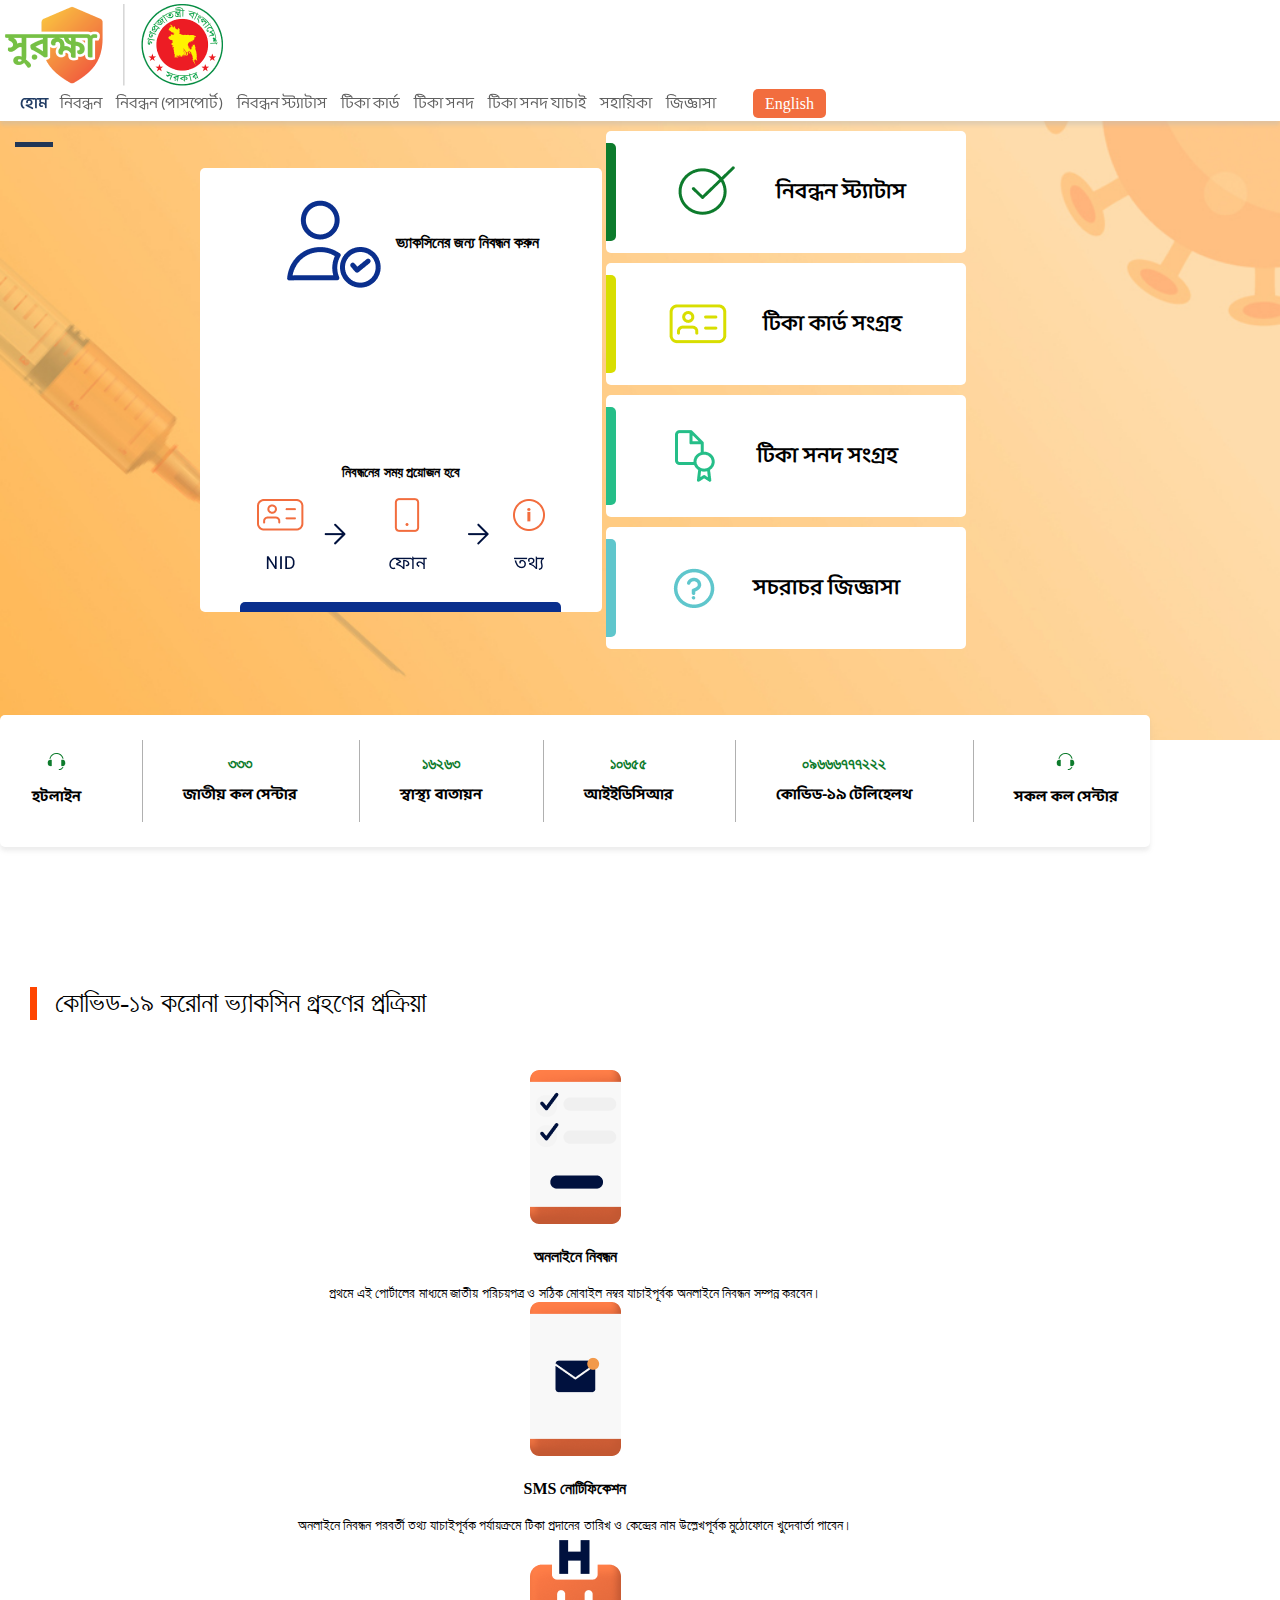
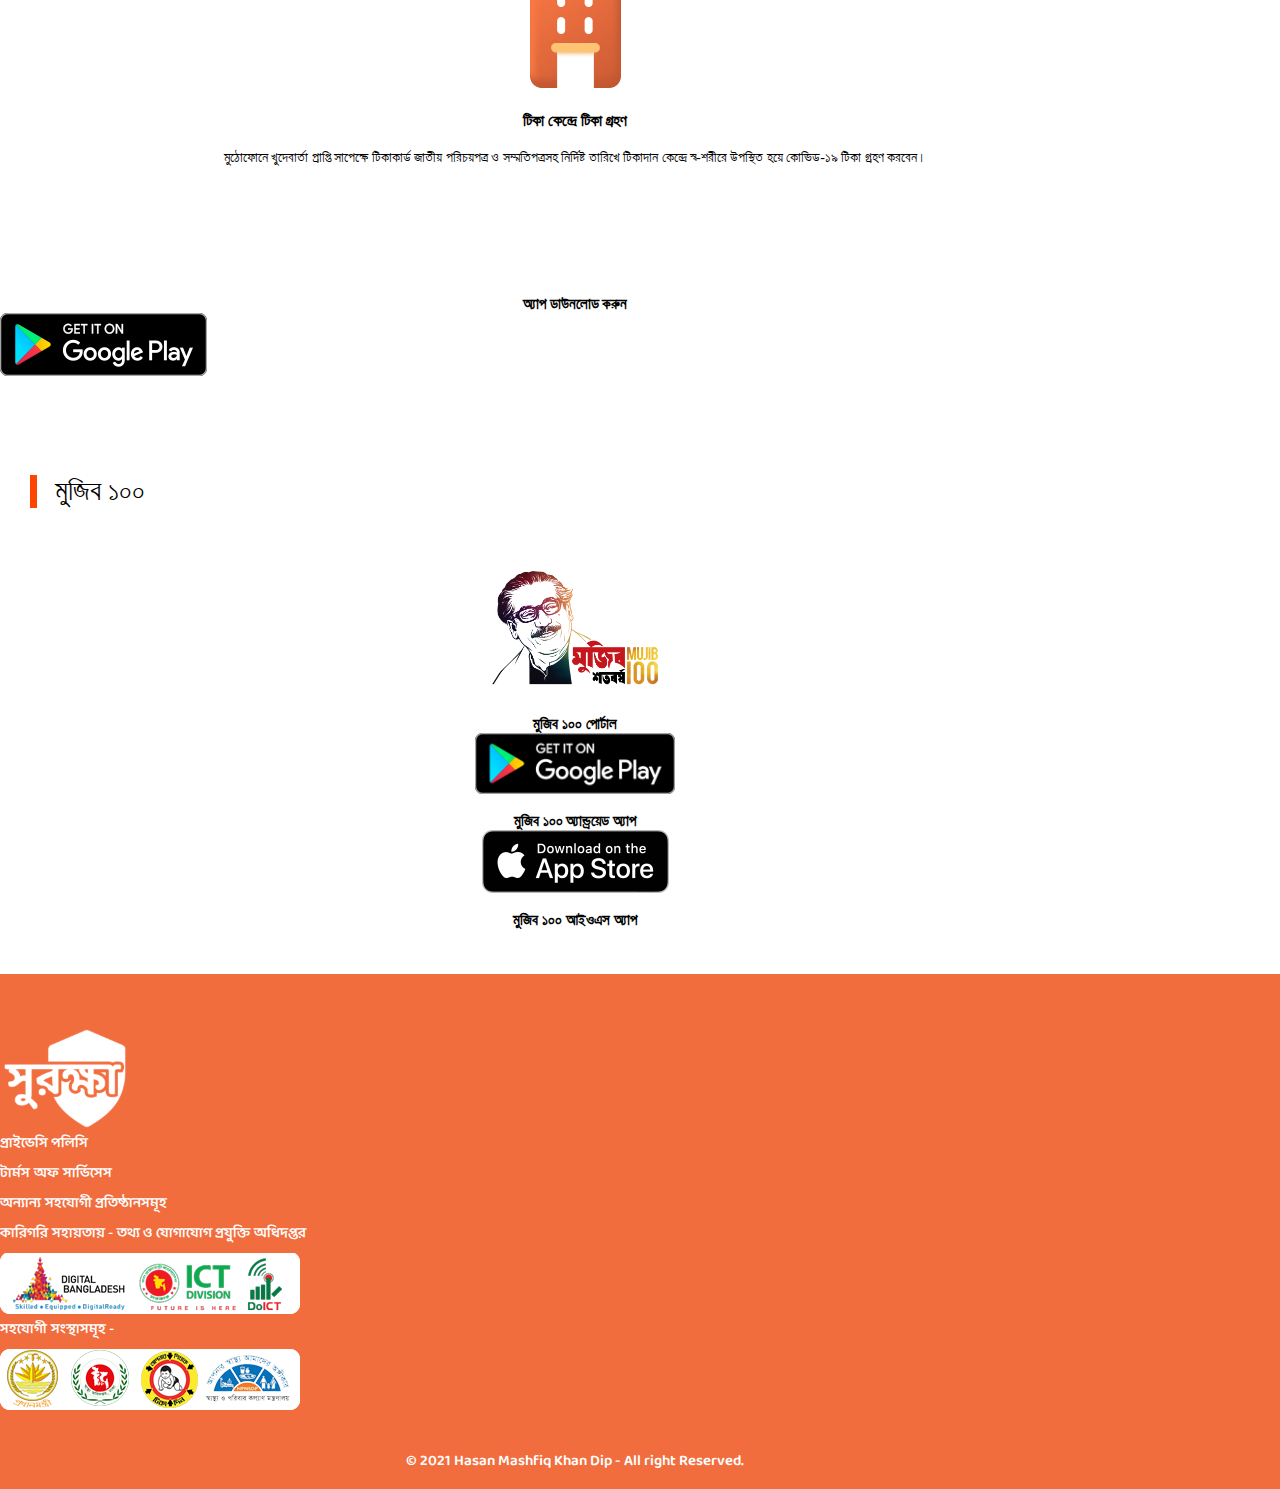
<file: index.html>
<!DOCTYPE html>
<html lang="en">
  <head>
    <meta charset="UTF-8" />
    <meta http-equiv="X-UA-Compatible" content="IE=edge" />
    <meta name="viewport" content="width=device-width, initial-scale=1.0" />
    <link rel="icon" href="img/map.png" />
    <title>surokkha.gov.bd/home</title>
    <!-- google font -->
    <link rel="preconnect" href="https://fonts.googleapis.com" />
    <link rel="preconnect" href="https://fonts.gstatic.com" crossorigin />
    <link
      href="https://fonts.googleapis.com/css2?family=Baloo+Da+2:wght@400;500;600;700;800&display=swap"
      rel="stylesheet"
    />
    <!-- bootstrap -->
    <link
      href="https://cdn.jsdelivr.net/npm/bootstrap@5.0.0-beta3/dist/css/bootstrap.min.css"
      rel="stylesheet"
      integrity="sha384-eOJMYsd53ii+scO/bJGFsiCZc+5NDVN2yr8+0RDqr0Ql0h+rP48ckxlpbzKgwra6"
      crossorigin="anonymous"
    />
    <script
      src="https://cdn.jsdelivr.net/npm/bootstrap@5.0.0-beta3/dist/js/bootstrap.bundle.min.js"
      integrity="sha384-JEW9xMcG8R+pH31jmWH6WWP0WintQrMb4s7ZOdauHnUtxwoG2vI5DkLtS3qm9Ekf"
      crossorigin="anonymous"
    ></script>
    <link
      rel="stylesheet"
      href="https://maxcdn.bootstrapcdn.com/font-awesome/4.5.0/css/font-awesome.min.css"
    />
    <!-- font awesome -->
    <link
      rel="stylesheet"
      href="https://cdnjs.cloudflare.com/ajax/libs/font-awesome/5.15.3/css/all.min.css"
      integrity="sha512-iBBXm8fW90+nuLcSKlbmrPcLa0OT92xO1BIsZ+ywDWZCvqsWgccV3gFoRBv0z+8dLJgyAHIhR35VZc2oM/gI1w=="
      crossorigin="anonymous"
      referrerpolicy="no-referrer"
    />
    <!-- main css -->
    <link rel="stylesheet" href="style.css" />
    <link rel="stylesheet" href="responsive.css" />
  </head>
  <body>
    <section>
      <div class="header-section">
        <div class="container container-lg container-md">
          <div class="row">
            <div class="col-lg-3 col-md-6 col-sm-6">
              <div class="hdr-all">
                <a href="index.html" class="web-logo">
                  <img src="img/main-log.png" alt="" />
                </a>
              </div>
            </div>
            <div class="col-lg-9 col-md-6 col-sm-6">
              <div class="hdr-navbar">
                <input type="checkbox" class="mobile-menu-check" />
                <div class="mobile-menu">
                  <span><i class="fa fa-bars" aria-hidden="true"></i></span>
                </div>
                <ul>
                  <li>
                    <a href="index.html" class="actv-nav">হোম</a>
                  </li>
                  <li>
                    <a href="registration.html">নিবন্ধন</a>
                  </li>
                  <li>
                    <a href="registration(passport).html">নিবন্ধন (পাসপোর্ট)</a>
                  </li>
                  <li>
                    <a href="registration-status.html">নিবন্ধন স্ট্যাটাস</a>
                  </li>
                  <li>
                    <a href="tika-card.html">টিকা কার্ড</a>
                  </li>
                  <li>
                    <a href="tika-sanad.html">টিকা সনদ</a>
                  </li>
                  <li>
                    <a href="tika-sanad-check.html">টিকা সনদ যাচাই</a>
                  </li>
                  <li>
                    <a href="shohayika.html">সহায়িকা</a>
                  </li>
                  <li>
                    <a href="ask.html">জিজ্ঞাসা</a>
                  </li>
                  <div class="hdr-btn">
                    <a href="#">English</a>
                  </div>
                </ul>
              </div>
            </div>
          </div>
        </div>
      </div>
    </section>

    <section>
      <div class="banner-section">
        <div class="container">
          <div class="banner-item">
            <div class="banner-card">
              <a href="registration.html" class="banner-reg">
                <div class="bc-top">
                  <img src="img/reg-man.png" alt="" />
                  <h4>ভ্যাকসিনের জন্য নিবন্ধন করুন</h4>
                </div>
                <div class="bc-bottom">
                  <h6><strong>নিবন্ধনের সময় প্রয়োজন হবে</strong></h6>
                  <img src="img/need-for-reg.png" alt="" />
                </div>
              </a>
            </div>
            <div class="banner-card-2">
              <a href="registration-status.html" class="bcl-item reg-status">
                <img src="img/checked.png" alt="" />
                <p>নিবন্ধন স্ট্যাটাস</p>
              </a>
              <a href="tika-card.html" class="bcl-item card-collect">
                <img src="img/t-card.png" alt="" />
                <p>টিকা কার্ড সংগ্রহ</p>
              </a>
              <a href="tika-sanad.html" class="bcl-item card-file">
                <img src="img/card-file.png" alt="" />
                <p>টিকা সনদ সংগ্রহ</p>
              </a>
              <a href="ask.html" class="bcl-item card-ques">
                <img src="img/card-q.png" alt="" />
                <p>সচরাচর জিজ্ঞাসা</p>
              </a>
            </div>
          </div>
        </div>
      </div>
    </section>

    <section>
      <div class="help-section">
        <div class="container">
          <div class="help-center">
            <div class="help-c-item">
              <a href="tel:">
                <span class="help-img"
                  ><img src="img/help-call.png" alt=""
                /></span>
                <span class="help-text">হটলাইন</span>
              </a>
            </div>
            <div class="help-c-item">
              <a href="tel:333">
                <span class="help-number">৩৩৩</span>
                <span class="help-text">জাতীয় কল সেন্টার</span>
              </a>
            </div>
            <div class="help-c-item">
              <a href="tel:16263">
                <span class="help-number">১৬২৬৩</span>
                <span class="help-text">স্বাস্থ্য বাতায়ন</span>
              </a>
            </div>
            <div class="help-c-item">
              <a href="tel:10655">
                <span class="help-number">১০৬৫৫</span>
                <span class="help-text">আইইডিসিআর</span>
              </a>
            </div>
            <div class="help-c-item">
              <a href="tel:09666777222">
                <span class="help-number">০৯৬৬৬৭৭৭২২২</span>
                <span class="help-text">কোভিড-১৯ টেলিহেলথ</span>
              </a>
            </div>
            <div class="help-c-item">
              <a href="tel:">
                <span class="help-img"
                  ><img src="img/help-call.png" alt=""
                /></span>
                <span class="help-text">সকল কল সেন্টার</span>
              </a>
            </div>
          </div>
        </div>
      </div>
    </section>

    <section>
      <div class="vaccine-procces-section">
        <div class="container">
          <div class="vp-text">
            <h3>কোভিড-১৯ করোনা ভ্যাকসিন গ্রহণের প্রক্রিয়া</h3>
          </div>
          <div class="row">
            <div class="col-lg-4 col-md-4 col-sm-6">
              <div class="vaccine-procces-item">
                <img src="img/online-reg.png" alt="" />
                <h6>অনলাইনে নিবন্ধন</h6>
                <p>
                  প্রথমে এই পোর্টালের মাধ্যমে জাতীয় পরিচয়পত্র ও সঠিক মোবাইল
                  নম্বর যাচাইপূর্বক অনলাইনে নিবন্ধন সম্পন্ন করবেন।
                </p>
              </div>
            </div>
            <div class="col-lg-4 col-md-4 col-sm-6">
              <div class="vaccine-procces-item">
                <img src="img/sms-notificaton.png" alt="" />
                <h6><span>SMS </span>নোটিফিকেশন</h6>
                <p>
                  অনলাইনে নিবন্ধন পরবর্তী তথ্য যাচাইপূর্বক পর্যায়ক্রমে টিকা
                  প্রদানের তারিখ ও কেন্দ্রের নাম উল্লেখপূর্বক মুঠোফোনে
                  খুদেবার্তা পাবেন।
                </p>
              </div>
            </div>
            <div class="col-lg-4 col-md-4 col-sm-12">
              <div class="vaccine-procces-item">
                <img src="img/tika-withdraw.png" alt="" />
                <h6>টিকা কেন্দ্রে টিকা গ্রহণ</h6>
                <p>
                  মুঠোফোনে খুদেবার্তা প্রাপ্তি সাপেক্ষে টিকাকার্ড জাতীয়
                  পরিচয়পত্র ও সম্মতিপত্রসহ নির্দিষ্ট তারিখে টিকাদান কেন্দ্রে
                  স্ব-শরীরে উপস্থিত হয়ে কোভিড-১৯ টিকা গ্রহণ করবেন।
                </p>
              </div>
            </div>
          </div>
        </div>
      </div>
    </section>

    <section>
      <div class="app-download-section">
        <div class="container">
          <div class="row">
            <div class="col-lg-6 col-md-6 col-sm-6">
              <div class="app-dwnld">
                <h6><strong>অ্যাপ ডাউনলোড করুন</strong></h6>
              </div>
            </div>
            <div class="col-lg-6 col-md-6 col-sm-6">
              <div class="app-dwnld app-d">
                <a href="#">
                  <img src="img/googleplay.png" alt="" />
                </a>
              </div>
            </div>
          </div>
        </div>
      </div>
    </section>

    <section>
      <div class="mujib-100-section">
        <div class="container">
          <div class="vp-text">
            <h3>মুজিব ১০০</h3>
          </div>
          <div class="row">
            <div class="col-lg-4 col-md-4 col-sm-4">
              <div class="mujib-item">
                <a href="#">
                  <img src="img/mujib100.png" alt="" />
                </a>
                <h6>
                  <strong><a href="#">মুজিব ১০০ পোর্টাল</a></strong>
                </h6>
              </div>
            </div>
            <div class="col-lg-4 col-md-4 col-sm-4">
              <div class="mujib-item">
                <a href="#">
                  <img src="img/googleplay.png" alt="" />
                </a>
                <h6>
                  <strong><a href="#">মুজিব ১০০ অ্যান্ড্রয়েড অ্যাপ</a></strong>
                </h6>
              </div>
            </div>
            <div class="col-lg-4 col-md-4 col-sm-4">
              <div class="mujib-item">
                <a href="#">
                  <img src="img/appstore.png" alt="" />
                </a>
                <h6>
                  <strong><a href="#">মুজিব ১০০ আইওএস অ্যাপ</a></strong>
                </h6>
              </div>
            </div>
          </div>
        </div>
      </div>
    </section>

    <section>
      <div class="footer-section">
        <div class="container">
          <div class="row">
            <div class="col-lg-2 col-md-2 col-sm-12">
              <div class="footer-logo">
                <img src="img/footer-logo.svg" alt="" />
              </div>
            </div>
            <div class="col-lg-2 col-md-2 col-sm-12">
              <div class="footer-list">
                <ul>
                  <li><a href="#">প্রাইভেসি পলিসি</a></li>
                  <li><a href="#">টার্মস অফ সার্ভিসেস</a></li>
                  <li><a href="#">অন্যান্য সহযোগী প্রতিষ্ঠানসমূহ</a></li>
                </ul>
              </div>
            </div>
            <div class="col-lg-4 col-md-4 col-sm-12">
              <div class="footer-item">
                <p>
                  কারিগরি সহায়তায় - তথ্য ও যোগাযোগ প্রযুক্তি অধিদপ্তর &nbsp;
                </p>
                <img src="img/home-footer-1.png" alt="" />
              </div>
            </div>
            <div class="col-lg-4 col-md-4 col-sm-12">
              <div class="footer-item">
                <p>সহযোগী সংস্থাসমূহ - &nbsp;</p>
                <img src="img/home-footer-2.png" alt="" />
              </div>
            </div>
          </div>
          <div class="row">
            <div class="col-lg-12 col-md-12 col-sm-12">
              <div class="footer-copyrigth">
                <p>© 2021 Hasan Mashfiq Khan Dip - All right Reserved.</p>
              </div>
            </div>
          </div>
        </div>
      </div>
    </section>
  </body>
</html>
</file>
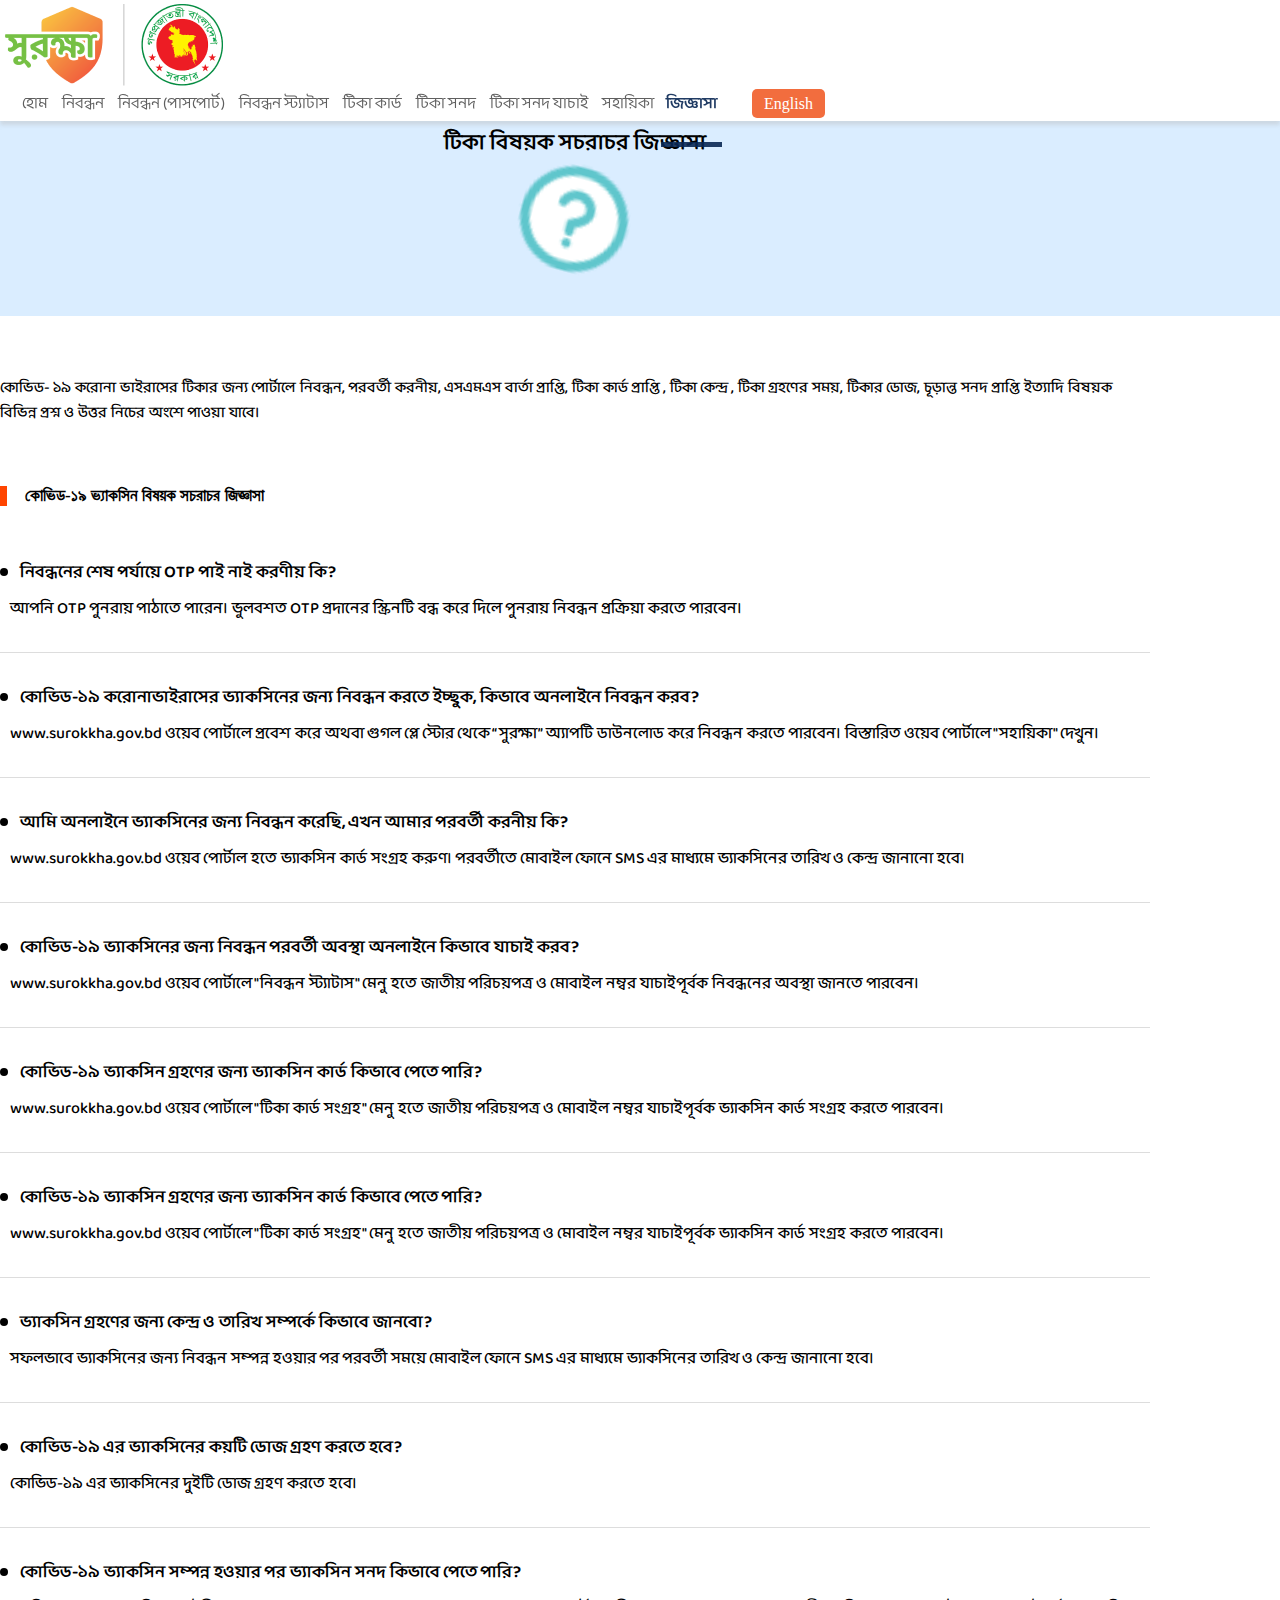
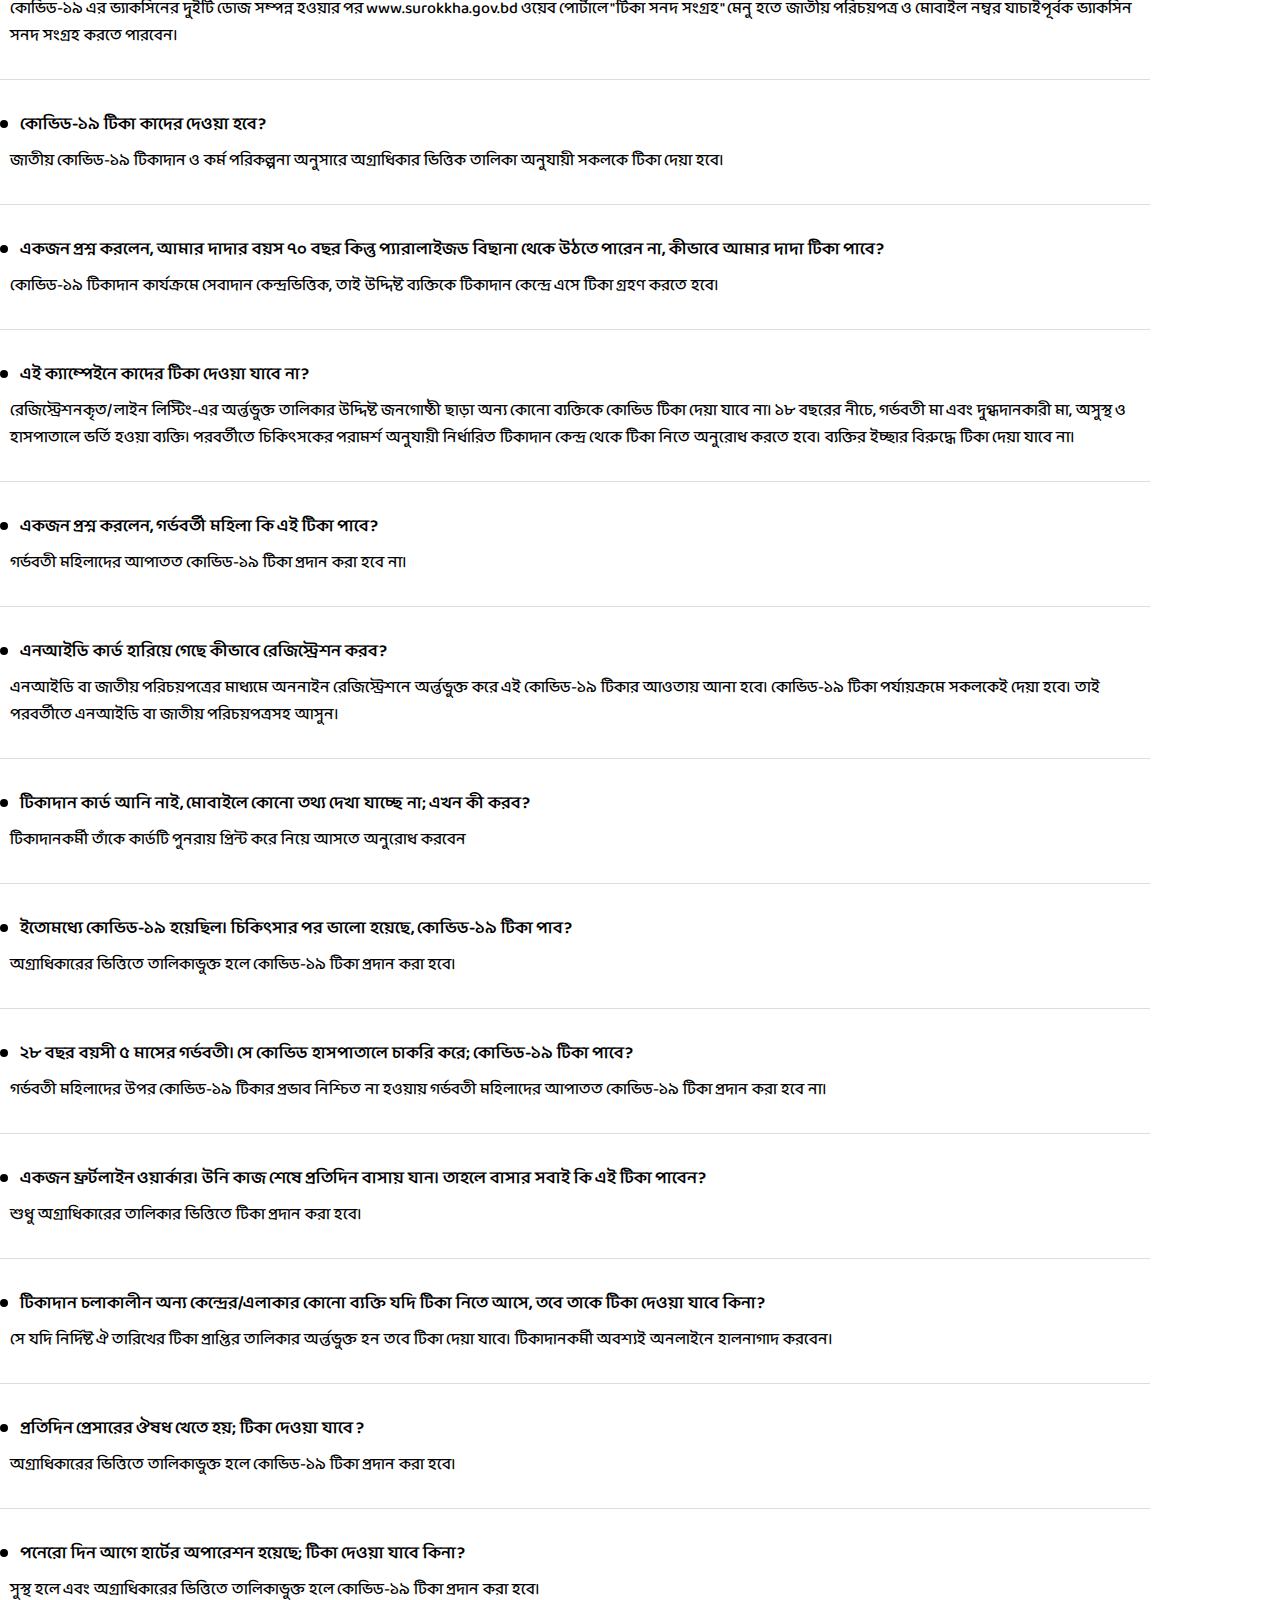
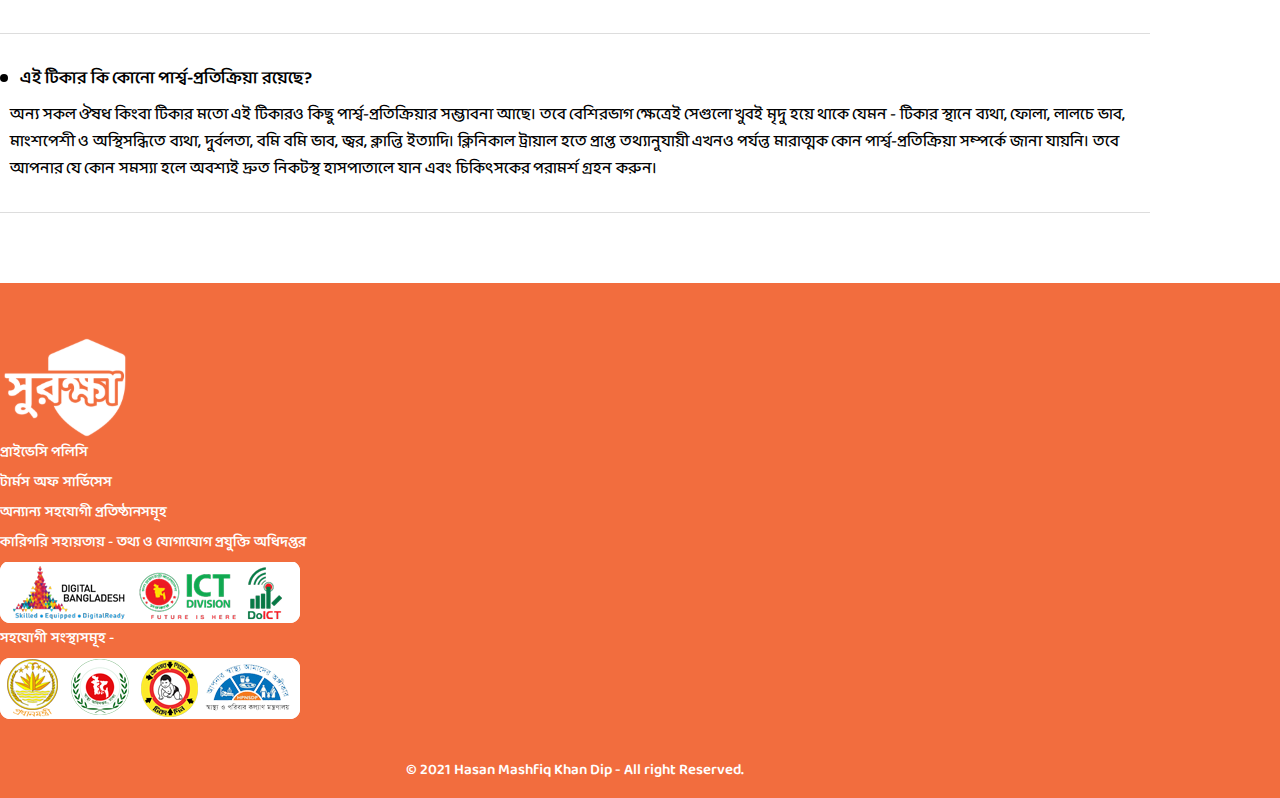
<file: ask.html>
<!DOCTYPE html>
<html lang="en">
  <head>
    <meta charset="UTF-8" />
    <meta http-equiv="X-UA-Compatible" content="IE=edge" />
    <meta name="viewport" content="width=device-width, initial-scale=1.0" />
    <link rel="icon" href="img/map.png" />
    <title>surokkha.gov.bd/home</title>
    <!-- google font -->
    <link rel="preconnect" href="https://fonts.googleapis.com" />
    <link rel="preconnect" href="https://fonts.gstatic.com" crossorigin />
    <link
      href="https://fonts.googleapis.com/css2?family=Baloo+Da+2:wght@400;500;600;700;800&display=swap"
      rel="stylesheet"
    />
    <!-- bootstrap -->
    <link
      href="https://cdn.jsdelivr.net/npm/bootstrap@5.0.0-beta3/dist/css/bootstrap.min.css"
      rel="stylesheet"
      integrity="sha384-eOJMYsd53ii+scO/bJGFsiCZc+5NDVN2yr8+0RDqr0Ql0h+rP48ckxlpbzKgwra6"
      crossorigin="anonymous"
    />
    <script
      src="https://cdn.jsdelivr.net/npm/bootstrap@5.0.0-beta3/dist/js/bootstrap.bundle.min.js"
      integrity="sha384-JEW9xMcG8R+pH31jmWH6WWP0WintQrMb4s7ZOdauHnUtxwoG2vI5DkLtS3qm9Ekf"
      crossorigin="anonymous"
    ></script>
    <link
      rel="stylesheet"
      href="https://maxcdn.bootstrapcdn.com/font-awesome/4.5.0/css/font-awesome.min.css"
    />
    <!-- font awesome -->
    <link
      rel="stylesheet"
      href="https://cdnjs.cloudflare.com/ajax/libs/font-awesome/5.15.3/css/all.min.css"
      integrity="sha512-iBBXm8fW90+nuLcSKlbmrPcLa0OT92xO1BIsZ+ywDWZCvqsWgccV3gFoRBv0z+8dLJgyAHIhR35VZc2oM/gI1w=="
      crossorigin="anonymous"
      referrerpolicy="no-referrer"
    />
    <!-- main css -->
    <link rel="stylesheet" href="style.css" />
    <link rel="stylesheet" href="responsive.css" />
  </head>
  <body>
    <section>
      <div class="header-section">
        <div class="container container-lg container-md">
          <div class="row">
            <div class="col-lg-3 col-md-6 col-sm-6">
              <div class="hdr-all">
                <a href="index.html" class="web-logo">
                  <img src="img/main-log.png" alt="" />
                </a>
              </div>
            </div>
            <div class="col-lg-9 col-md-6 col-sm-6">
              <div class="hdr-navbar">
                <input type="checkbox" class="mobile-menu-check" />
                <div class="mobile-menu">
                  <span><i class="fa fa-bars" aria-hidden="true"></i></span>
                </div>
                <ul>
                  <li>
                    <a href="index.html">হোম</a>
                  </li>
                  <li>
                    <a href="registration.html">নিবন্ধন</a>
                  </li>
                  <li>
                    <a href="registration(passport).html">নিবন্ধন (পাসপোর্ট)</a>
                  </li>
                  <li>
                    <a href="registration-status.html">নিবন্ধন স্ট্যাটাস</a>
                  </li>
                  <li>
                    <a href="tika-card.html">টিকা কার্ড</a>
                  </li>
                  <li>
                    <a href="tika-sanad.html">টিকা সনদ</a>
                  </li>
                  <li>
                    <a href="tika-sanad-check.html">টিকা সনদ যাচাই</a>
                  </li>
                  <li>
                    <a href="shohayika.html">সহায়িকা</a>
                  </li>
                  <li>
                    <a href="ask.html" class="actv-nav">জিজ্ঞাসা</a>
                  </li>
                  <div class="hdr-btn">
                    <a href="#">English</a>
                  </div>
                </ul>
              </div>
            </div>
          </div>
        </div>
      </div>
    </section>

    <section>
      <div
        class="covid-reg-form reg-stat card-stat sanad-stat help-stat ask-stat"
      >
        <div class="container">
          <div class="row">
            <div class="col-lg-6 col-md-6 col-sm-7">
              <div class="covid-reg-txt">
                <h5>টিকা বিষয়ক সচরাচর জিজ্ঞাসা</h5>
              </div>
            </div>
            <div class="col-lg-6 col-md-6 col-sm-5">
              <div class="covid-reg-img ask-reg-img">
                <img class="ask-img" src="img/card-q.png" alt="" />
              </div>
            </div>
          </div>
        </div>
      </div>
    </section>

    <section>
      <div class="ask-section">
        <div class="container">
          <div class="row">
            <div class="col-lg-12 col-md-12 col-sm-12">
              <div class="tika-alert-txt">
                <p>
                  কোভিড- ১৯ করোনা ভাইরাসের টিকার জন্য পোর্টালে নিবন্ধন, পরবর্তী
                  করনীয়, এসএমএস বার্তা প্রাপ্তি, টিকা কার্ড প্রাপ্তি , টিকা
                  কেন্দ্র , টিকা গ্রহণের সময়, টিকার ডোজ, চূড়ান্ত সনদ প্রাপ্তি
                  ইত্যাদি বিষয়ক বিভিন্ন প্রশ্ন ও উত্তর নিচের অংশে পাওয়া যাবে।
                </p>
              </div>
              <div class="vp-text reg-txt">
                <h3 class="reg-page-txt">
                  কোভিড-১৯ ভ্যাকসিন বিষয়ক সচরাচর জিজ্ঞাসা
                </h3>
              </div>
              <div class="ask-item-colapse">
                <p>
                  <a
                    class="colaps-item"
                    data-bs-toggle="collapse"
                    href="#collapse-1"
                    role="button"
                    aria-expanded="false"
                    aria-controls="collapseExample"
                  >
                    নিবন্ধনের শেষ পর্যায়ে OTP পাই নাই করণীয় কি?
                  </a>
                </p>
                <div class="collapse" id="collapse-1">
                  <div class="card card-body">
                    আপনি OTP পুনরায় পাঠাতে পারেন। ভুলবশত OTP প্রদানের স্ক্রিনটি
                    বন্ধ করে দিলে পুনরায় নিবন্ধন প্রক্রিয়া করতে পারবেন।
                  </div>
                </div>
              </div>
              <div class="ask-item-colapse">
                <p>
                  <a
                    class="colaps-item"
                    data-bs-toggle="collapse"
                    href="#collapse-2"
                    role="button"
                    aria-expanded="false"
                    aria-controls="collapseExample"
                  >
                    কোভিড-১৯ করোনাভাইরাসের ভ্যাকসিনের জন্য নিবন্ধন করতে ইচ্ছুক,
                    কিভাবে অনলাইনে নিবন্ধন করব?
                  </a>
                </p>
                <div class="collapse" id="collapse-2">
                  <div class="card card-body">
                    www.surokkha.gov.bd ওয়েব পোর্টালে প্রবেশ করে অথবা গুগল প্লে
                    স্টোর থেকে “সুরক্ষা” অ্যাপটি ডাউনলোড করে নিবন্ধন করতে
                    পারবেন। বিস্তারিত ওয়েব পোর্টালে "সহায়িকা" দেখুন।
                  </div>
                </div>
              </div>
              <div class="ask-item-colapse">
                <p>
                  <a
                    class="colaps-item"
                    data-bs-toggle="collapse"
                    href="#collapse-3"
                    role="button"
                    aria-expanded="false"
                    aria-controls="collapseExample"
                  >
                    আমি অনলাইনে ভ্যাকসিনের জন্য নিবন্ধন করেছি, এখন আমার পরবর্তী
                    করনীয় কি?
                  </a>
                </p>
                <div class="collapse" id="collapse-3">
                  <div class="card card-body">
                    www.surokkha.gov.bd ওয়েব পোর্টাল হতে ভ্যাকসিন কার্ড সংগ্রহ
                    করুণ। পরবর্তীতে মোবাইল ফোনে SMS এর মাধ্যমে ভ্যাকসিনের তারিখ
                    ও কেন্দ্র জানানো হবে।
                  </div>
                </div>
              </div>
              <div class="ask-item-colapse">
                <p>
                  <a
                    class="colaps-item"
                    data-bs-toggle="collapse"
                    href="#collapse-4"
                    role="button"
                    aria-expanded="false"
                    aria-controls="collapseExample"
                  >
                    কোভিড-১৯ ভ্যাকসিনের জন্য নিবন্ধন পরবর্তী অবস্থা অনলাইনে
                    কিভাবে যাচাই করব?
                  </a>
                </p>
                <div class="collapse" id="collapse-4">
                  <div class="card card-body">
                    www.surokkha.gov.bd ওয়েব পোর্টালে "নিবন্ধন স্ট্যাটাস" মেনু
                    হতে জাতীয় পরিচয়পত্র ও মোবাইল নম্বর যাচাইপূর্বক নিবন্ধনের
                    অবস্থা জানতে পারবেন।
                  </div>
                </div>
              </div>
              <div class="ask-item-colapse">
                <p>
                  <a
                    class="colaps-item"
                    data-bs-toggle="collapse"
                    href="#collapse-5"
                    role="button"
                    aria-expanded="false"
                    aria-controls="collapseExample"
                  >
                    কোভিড-১৯ ভ্যাকসিন গ্রহণের জন্য ভ্যাকসিন কার্ড কিভাবে পেতে
                    পারি?
                  </a>
                </p>
                <div class="collapse" id="collapse-5">
                  <div class="card card-body">
                    www.surokkha.gov.bd ওয়েব পোর্টালে "টিকা কার্ড সংগ্রহ" মেনু
                    হতে জাতীয় পরিচয়পত্র ও মোবাইল নম্বর যাচাইপূর্বক ভ্যাকসিন
                    কার্ড সংগ্রহ করতে পারবেন।
                  </div>
                </div>
              </div>
              <div class="ask-item-colapse">
                <p>
                  <a
                    class="colaps-item"
                    data-bs-toggle="collapse"
                    href="#collapse-6"
                    role="button"
                    aria-expanded="false"
                    aria-controls="collapseExample"
                  >
                    কোভিড-১৯ ভ্যাকসিন গ্রহণের জন্য ভ্যাকসিন কার্ড কিভাবে পেতে
                    পারি?
                  </a>
                </p>
                <div class="collapse" id="collapse-6">
                  <div class="card card-body">
                    www.surokkha.gov.bd ওয়েব পোর্টালে "টিকা কার্ড সংগ্রহ" মেনু
                    হতে জাতীয় পরিচয়পত্র ও মোবাইল নম্বর যাচাইপূর্বক ভ্যাকসিন
                    কার্ড সংগ্রহ করতে পারবেন।
                  </div>
                </div>
              </div>
              <div class="ask-item-colapse">
                <p>
                  <a
                    class="colaps-item"
                    data-bs-toggle="collapse"
                    href="#collapse-7"
                    role="button"
                    aria-expanded="false"
                    aria-controls="collapseExample"
                  >
                    ভ্যাকসিন গ্রহণের জন্য কেন্দ্র ও তারিখ সম্পর্কে কিভাবে জানবো?
                  </a>
                </p>
                <div class="collapse" id="collapse-7">
                  <div class="card card-body">
                    সফলভাবে ভ্যাকসিনের জন্য নিবন্ধন সম্পন্ন হওয়ার পর পরবর্তী
                    সময়ে মোবাইল ফোনে SMS এর মাধ্যমে ভ্যাকসিনের তারিখ ও কেন্দ্র
                    জানানো হবে।
                  </div>
                </div>
              </div>

              <div class="ask-item-colapse">
                <p>
                  <a
                    class="colaps-item"
                    data-bs-toggle="collapse"
                    href="#collapse-8"
                    role="button"
                    aria-expanded="false"
                    aria-controls="collapseExample"
                  >
                    কোভিড-১৯ এর ভ্যাকসিনের কয়টি ডোজ গ্রহণ করতে হবে?
                  </a>
                </p>
                <div class="collapse" id="collapse-8">
                  <div class="card card-body">
                    কোভিড-১৯ এর ভ্যাকসিনের দুইটি ডোজ গ্রহণ করতে হবে।
                  </div>
                </div>
              </div>

              <div class="ask-item-colapse">
                <p>
                  <a
                    class="colaps-item"
                    data-bs-toggle="collapse"
                    href="#collapse-9"
                    role="button"
                    aria-expanded="false"
                    aria-controls="collapseExample"
                  >
                    কোভিড-১৯ ভ্যাকসিন সম্পন্ন হওয়ার পর ভ্যাকসিন সনদ কিভাবে পেতে
                    পারি?
                  </a>
                </p>
                <div class="collapse" id="collapse-9">
                  <div class="card card-body">
                    কোভিড-১৯ এর ভ্যাকসিনের দুইটি ডোজ সম্পন্ন হওয়ার পর
                    www.surokkha.gov.bd ওয়েব পোর্টালে "টিকা সনদ সংগ্রহ" মেনু হতে
                    জাতীয় পরিচয়পত্র ও মোবাইল নম্বর যাচাইপূর্বক ভ্যাকসিন সনদ
                    সংগ্রহ করতে পারবেন।
                  </div>
                </div>
              </div>

              <div class="ask-item-colapse">
                <p>
                  <a
                    class="colaps-item"
                    data-bs-toggle="collapse"
                    href="#collapse-10"
                    role="button"
                    aria-expanded="false"
                    aria-controls="collapseExample"
                  >
                    কোভিড-১৯ টিকা কাদের দেওয়া হবে?
                  </a>
                </p>
                <div class="collapse" id="collapse-11">
                  <div class="card card-body">
                    জাতীয় কোভিড-১৯ টিকাদান ও কর্ম পরিকল্পনা অনুসারে অগ্রাধিকার
                    ভিত্তিক তালিকা অনুযায়ী সকলকে টিকা দেয়া হবে।
                  </div>
                </div>
              </div>

              <div class="ask-item-colapse">
                <p>
                  <a
                    class="colaps-item"
                    data-bs-toggle="collapse"
                    href="#collapse-12"
                    role="button"
                    aria-expanded="false"
                    aria-controls="collapseExample"
                  >
                    একজন প্রশ্ন করলেন, আমার দাদার বয়স ৭০ বছর কিন্তু প্যারালাইজড
                    বিছানা থেকে উঠতে পারেন না, কীভাবে আমার দাদা টিকা পাবে?
                  </a>
                </p>
                <div class="collapse" id="collapse-12">
                  <div class="card card-body">
                    কোভিড-১৯ টিকাদান কার্যক্রমে সেবাদান কেন্দ্রভিত্তিক, তাই
                    উদ্দিষ্ট ব্যক্তিকে টিকাদান কেন্দ্রে এসে টিকা গ্রহণ করতে হবে।
                  </div>
                </div>
              </div>

              <div class="ask-item-colapse">
                <p>
                  <a
                    class="colaps-item"
                    data-bs-toggle="collapse"
                    href="#collapse-13"
                    role="button"
                    aria-expanded="false"
                    aria-controls="collapseExample"
                  >
                    এই ক্যাম্পেইনে কাদের টিকা দেওয়া যাবে না?
                  </a>
                </p>
                <div class="collapse" id="collapse-13">
                  <div class="card card-body">
                    রেজিস্ট্রেশনকৃত/লাইন লিস্টিং-এর অর্ন্তভুক্ত তালিকার উদ্দিষ্ট
                    জনগোষ্ঠী ছাড়া অন্য কোনো ব্যক্তিকে কোভিড টিকা দেয়া যাবে না।
                    ১৮ বছরের নীচে, গর্ভবতী মা এবং দুগ্ধদানকারী মা, অসুস্থ ও
                    হাসপাতালে ভর্তি হওয়া ব্যক্তি। পরবর্তীতে চিকিৎসকের পরামর্শ
                    অনুযায়ী নির্ধারিত টিকাদান কেন্দ্র থেকে টিকা নিতে অনুরোধ করতে
                    হবে। ব্যক্তির ইচ্ছার বিরুদ্ধে টিকা দেয়া যাবে না।
                  </div>
                </div>
              </div>

              <div class="ask-item-colapse">
                <p>
                  <a
                    class="colaps-item"
                    data-bs-toggle="collapse"
                    href="#collapse-14"
                    role="button"
                    aria-expanded="false"
                    aria-controls="collapseExample"
                  >
                    একজন প্রশ্ন করলেন, গর্ভবর্তী মহিলা কি এই টিকা পাবে?
                  </a>
                </p>
                <div class="collapse" id="collapse-14">
                  <div class="card card-body">
                    গর্ভবতী মহিলাদের আপাতত কোভিড-১৯ টিকা প্রদান করা হবে না।
                  </div>
                </div>
              </div>

              <div class="ask-item-colapse">
                <p>
                  <a
                    class="colaps-item"
                    data-bs-toggle="collapse"
                    href="#collapse-15"
                    role="button"
                    aria-expanded="false"
                    aria-controls="collapseExample"
                  >
                    এনআইডি কার্ড হারিয়ে গেছে কীভাবে রেজিস্ট্রেশন করব?
                  </a>
                </p>
                <div class="collapse" id="collapse-15">
                  <div class="card card-body">
                    এনআইডি বা জাতীয় পরিচয়পত্রের মাধ্যমে অননাইন রেজিস্ট্রেশনে
                    অর্ন্তভুক্ত করে এই কোভিড-১৯ টিকার আওতায় আনা হবে। কোভিড-১৯
                    টিকা পর্যায়ক্রমে সকলকেই দেয়া হবে। তাই পরবর্তীতে এনআইডি বা
                    জাতীয় পরিচয়পত্রসহ আসুন।
                  </div>
                </div>
              </div>

              <div class="ask-item-colapse">
                <p>
                  <a
                    class="colaps-item"
                    data-bs-toggle="collapse"
                    href="#collapse-16"
                    role="button"
                    aria-expanded="false"
                    aria-controls="collapseExample"
                  >
                    টিকাদান কার্ড আনি নাই, মোবাইলে কোনো তথ্য দেখা যাচ্ছে না; এখন
                    কী করব?
                  </a>
                </p>
                <div class="collapse" id="collapse-16">
                  <div class="card card-body">
                    টিকাদানকর্মী তাঁকে কার্ডটি পুনরায় প্রিন্ট করে নিয়ে আসতে
                    অনুরোধ করবেন
                  </div>
                </div>
              </div>

              <div class="ask-item-colapse">
                <p>
                  <a
                    class="colaps-item"
                    data-bs-toggle="collapse"
                    href="#collapse-17"
                    role="button"
                    aria-expanded="false"
                    aria-controls="collapseExample"
                  >
                    ইতোমধ্যে কোভিড-১৯ হয়েছিল। চিকিৎসার পর ভালো হয়েছে, কোভিড-১৯
                    টিকা পাব?
                  </a>
                </p>
                <div class="collapse" id="collapse-17">
                  <div class="card card-body">
                    অগ্রাধিকারের ভিত্তিতে তালিকাভুক্ত হলে কোভিড-১৯ টিকা প্রদান
                    করা হবে।
                  </div>
                </div>
              </div>

              <div class="ask-item-colapse">
                <p>
                  <a
                    class="colaps-item"
                    data-bs-toggle="collapse"
                    href="#collapse-18"
                    role="button"
                    aria-expanded="false"
                    aria-controls="collapseExample"
                  >
                    ২৮ বছর বয়সী ৫ মাসের গর্ভবতী। সে কোভিড হাসপাতালে চাকরি করে;
                    কোভিড-১৯ টিকা পাবে?
                  </a>
                </p>
                <div class="collapse" id="collapse-18">
                  <div class="card card-body">
                    গর্ভবতী মহিলাদের উপর কোভিড-১৯ টিকার প্রভাব নিশ্চিত না হওয়ায়
                    গর্ভবতী মহিলাদের আপাতত কোভিড-১৯ টিকা প্রদান করা হবে না।
                  </div>
                </div>
              </div>

              <div class="ask-item-colapse">
                <p>
                  <a
                    class="colaps-item"
                    data-bs-toggle="collapse"
                    href="#collapse-19"
                    role="button"
                    aria-expanded="false"
                    aria-controls="collapseExample"
                  >
                    একজন ফ্রর্টলাইন ওয়ার্কার। উনি কাজ শেষে প্রতিদিন বাসায় যান।
                    তাহলে বাসার সবাই কি এই টিকা পাবেন?
                  </a>
                </p>
                <div class="collapse" id="collapse-19">
                  <div class="card card-body">
                    শুধু অগ্রাধিকারের তালিকার ভিত্তিতে টিকা প্রদান করা হবে।
                  </div>
                </div>
              </div>

              <div class="ask-item-colapse">
                <p>
                  <a
                    class="colaps-item"
                    data-bs-toggle="collapse"
                    href="#collapse-20"
                    role="button"
                    aria-expanded="false"
                    aria-controls="collapseExample"
                  >
                    টিকাদান চলাকালীন অন্য কেন্দ্রের/এলাকার কোনো ব্যক্তি যদি টিকা
                    নিতে আসে, তবে তাকে টিকা দেওয়া যাবে কিনা?
                  </a>
                </p>
                <div class="collapse" id="collapse-20">
                  <div class="card card-body">
                    সে যদি নির্দিষ্ট ঐ তারিখের টিকা প্রাপ্তির তালিকার
                    অর্ন্তভুক্ত হন তবে টিকা দেয়া যাবে। টিকাদানকর্মী অবশ্যই
                    অনলাইনে হালনাগাদ করবেন।
                  </div>
                </div>
              </div>

              <div class="ask-item-colapse">
                <p>
                  <a
                    class="colaps-item"
                    data-bs-toggle="collapse"
                    href="#collapse-21"
                    role="button"
                    aria-expanded="false"
                    aria-controls="collapseExample"
                  >
                    প্রতিদিন প্রেসারের ঔষধ খেতে হয়; টিকা দেওয়া যাবে ?
                  </a>
                </p>
                <div class="collapse" id="collapse-21">
                  <div class="card card-body">
                    অগ্রাধিকারের ভিত্তিতে তালিকাভুক্ত হলে কোভিড-১৯ টিকা প্রদান
                    করা হবে।
                  </div>
                </div>
              </div>

              <div class="ask-item-colapse">
                <p>
                  <a
                    class="colaps-item"
                    data-bs-toggle="collapse"
                    href="#collapse-22"
                    role="button"
                    aria-expanded="false"
                    aria-controls="collapseExample"
                  >
                    পনেরো দিন আগে হার্টের অপারেশন হয়েছে; টিকা দেওয়া যাবে কিনা?
                  </a>
                </p>
                <div class="collapse" id="collapse-22">
                  <div class="card card-body">
                    সুস্থ হলে এবং অগ্রাধিকারের ভিত্তিতে তালিকাভুক্ত হলে কোভিড-১৯
                    টিকা প্রদান করা হবে।
                  </div>
                </div>
              </div>

              <div class="ask-item-colapse">
                <p>
                  <a
                    class="colaps-item"
                    data-bs-toggle="collapse"
                    href="#collapse-23"
                    role="button"
                    aria-expanded="false"
                    aria-controls="collapseExample"
                  >
                    এই টিকার কি কোনো পার্শ্ব-প্রতিক্রিয়া রয়েছে?
                  </a>
                </p>
                <div class="collapse" id="collapse-23">
                  <div class="card card-body">
                    অন্য সকল ঔষধ কিংবা টিকার মতো এই টিকারও কিছু
                    পার্শ্ব-প্রতিক্রিয়ার সম্ভাবনা আছে। তবে বেশিরভাগ ক্ষেত্রেই
                    সেগুলো খুবই মৃদু হয়ে থাকে যেমন - টিকার স্থানে ব্যথা, ফোলা,
                    লালচে ভাব, মাংশপেশী ও অস্থিসন্ধিতে ব্যথা, দুর্বলতা, বমি বমি
                    ভাব, জ্বর, ক্লান্তি ইত্যাদি। ক্লিনিকাল ট্রায়াল হতে প্রাপ্ত
                    তথ্যানুযায়ী এখনও পর্যন্ত মারাত্মক কোন পার্শ্ব-প্রতিক্রিয়া
                    সম্পর্কে জানা যায়নি। তবে আপনার যে কোন সমস্যা হলে অবশ্যই
                    দ্রুত নিকটস্থ হাসপাতালে যান এবং চিকিৎসকের পরামর্শ গ্রহন
                    করুন।
                  </div>
                </div>
              </div>
            </div>
          </div>
        </div>
      </div>
    </section>

    <section>
      <div class="footer-section">
        <div class="container">
          <div class="row">
            <div class="col-lg-2 col-md-2 col-sm-12">
              <div class="footer-logo">
                <img src="img/footer-logo.svg" alt="" />
              </div>
            </div>
            <div class="col-lg-2 col-md-2 col-sm-12">
              <div class="footer-list">
                <ul>
                  <li><a href="#">প্রাইভেসি পলিসি</a></li>
                  <li><a href="#">টার্মস অফ সার্ভিসেস</a></li>
                  <li><a href="#">অন্যান্য সহযোগী প্রতিষ্ঠানসমূহ</a></li>
                </ul>
              </div>
            </div>
            <div class="col-lg-4 col-md-4 col-sm-12">
              <div class="footer-item">
                <p>
                  কারিগরি সহায়তায় - তথ্য ও যোগাযোগ প্রযুক্তি অধিদপ্তর &nbsp;
                </p>
                <img src="img/home-footer-1.png" alt="" />
              </div>
            </div>
            <div class="col-lg-4 col-md-4 col-sm-12">
              <div class="footer-item">
                <p>সহযোগী সংস্থাসমূহ - &nbsp;</p>
                <img src="img/home-footer-2.png" alt="" />
              </div>
            </div>
          </div>
          <div class="row">
            <div class="col-lg-12 col-md-12 col-sm-12">
              <div class="footer-copyrigth">
                <p>© 2021 Hasan Mashfiq Khan Dip - All right Reserved.</p>
              </div>
            </div>
          </div>
        </div>
      </div>
    </section>
  </body>
</html>
</file>
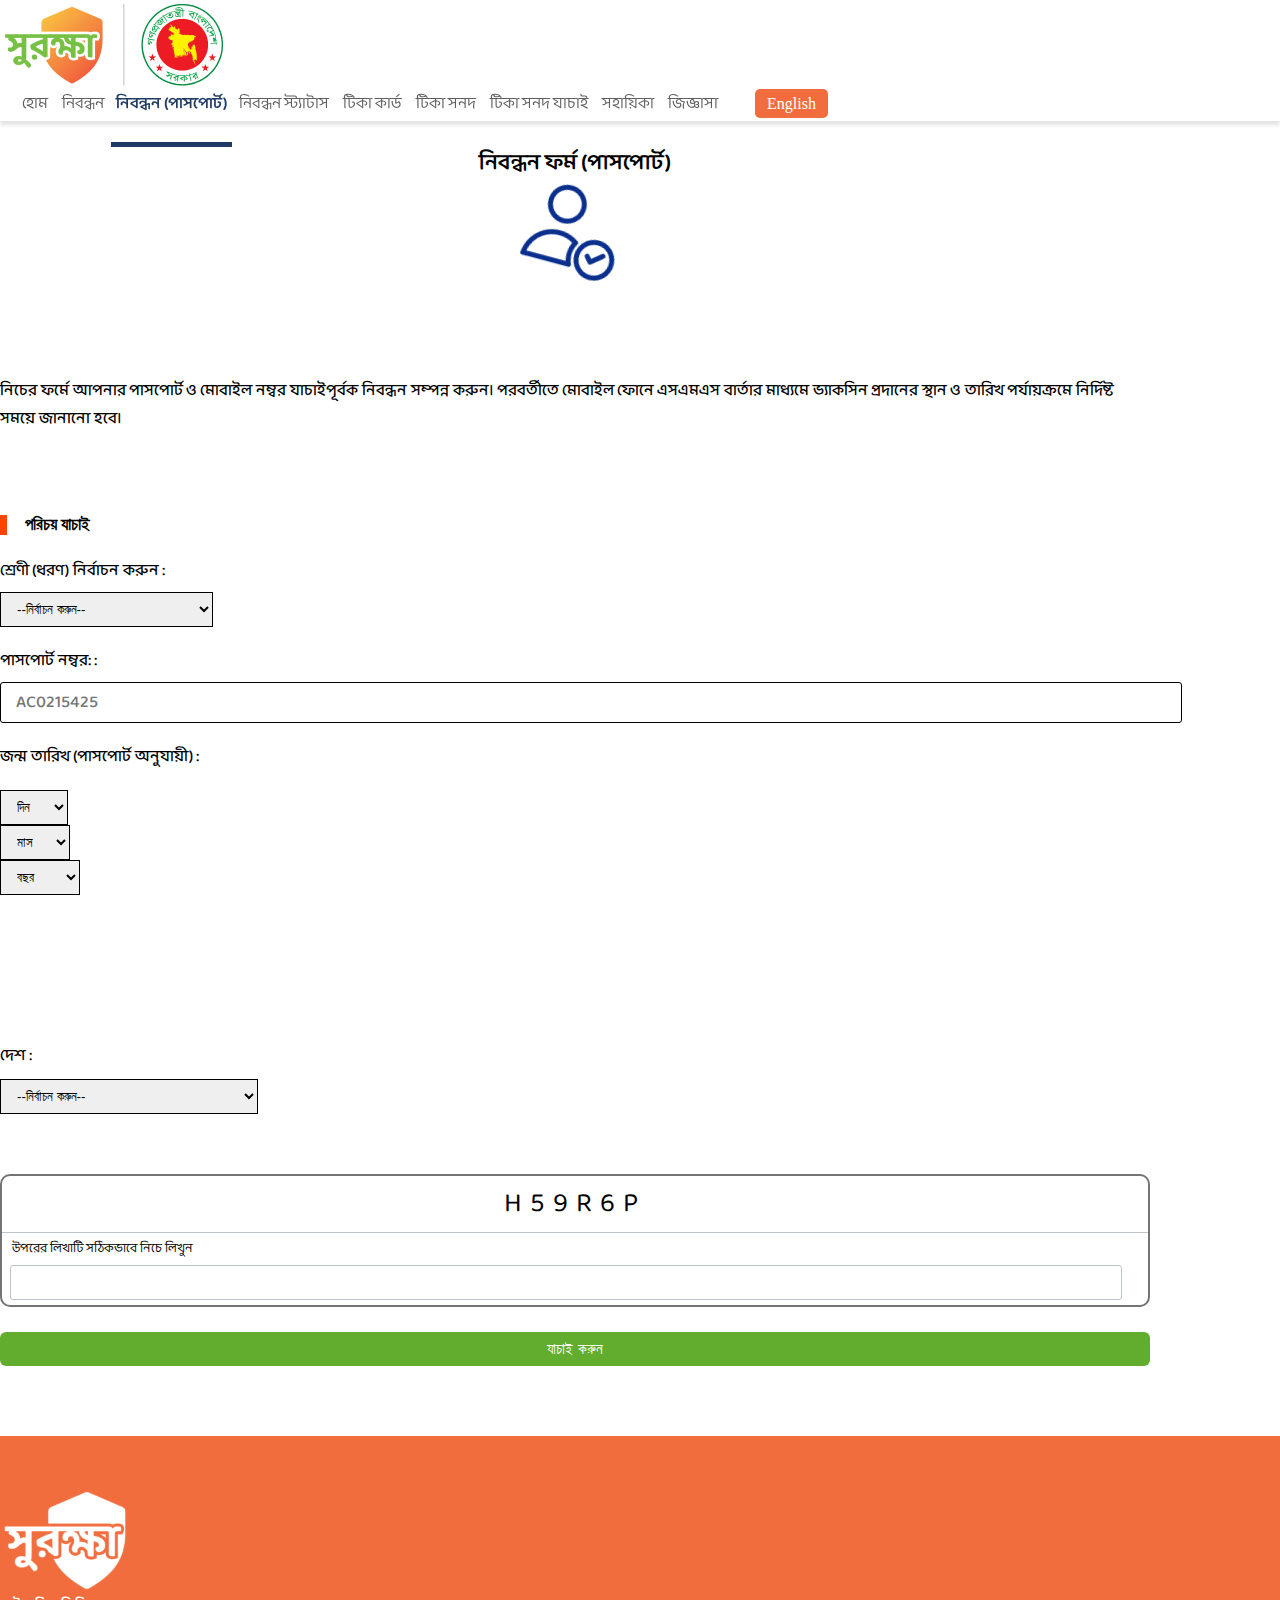
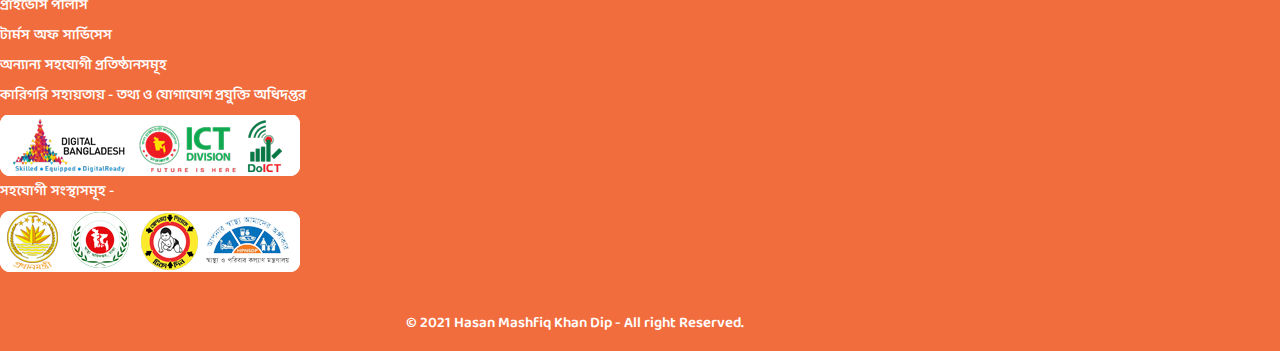
<file: registration(passport).html>
<!DOCTYPE html>
<html lang="en">
  <head>
    <meta charset="UTF-8" />
    <meta http-equiv="X-UA-Compatible" content="IE=edge" />
    <meta name="viewport" content="width=device-width, initial-scale=1.0" />
    <link rel="icon" href="img/map.png" />
    <title>surokkha.gov.bd/home</title>
    <!-- google font -->
    <link rel="preconnect" href="https://fonts.googleapis.com" />
    <link rel="preconnect" href="https://fonts.gstatic.com" crossorigin />
    <link
      href="https://fonts.googleapis.com/css2?family=Baloo+Da+2:wght@400;500;600;700;800&display=swap"
      rel="stylesheet"
    />
    <!-- bootstrap -->
    <link
      href="https://cdn.jsdelivr.net/npm/bootstrap@5.0.0-beta3/dist/css/bootstrap.min.css"
      rel="stylesheet"
      integrity="sha384-eOJMYsd53ii+scO/bJGFsiCZc+5NDVN2yr8+0RDqr0Ql0h+rP48ckxlpbzKgwra6"
      crossorigin="anonymous"
    />
    <script
      src="https://cdn.jsdelivr.net/npm/bootstrap@5.0.0-beta3/dist/js/bootstrap.bundle.min.js"
      integrity="sha384-JEW9xMcG8R+pH31jmWH6WWP0WintQrMb4s7ZOdauHnUtxwoG2vI5DkLtS3qm9Ekf"
      crossorigin="anonymous"
    ></script>
    <link
      rel="stylesheet"
      href="https://maxcdn.bootstrapcdn.com/font-awesome/4.5.0/css/font-awesome.min.css"
    />
    <!-- font awesome -->
    <link
      rel="stylesheet"
      href="https://cdnjs.cloudflare.com/ajax/libs/font-awesome/5.15.3/css/all.min.css"
      integrity="sha512-iBBXm8fW90+nuLcSKlbmrPcLa0OT92xO1BIsZ+ywDWZCvqsWgccV3gFoRBv0z+8dLJgyAHIhR35VZc2oM/gI1w=="
      crossorigin="anonymous"
      referrerpolicy="no-referrer"
    />
    <!-- main css -->
    <link rel="stylesheet" href="style.css" />
    <link rel="stylesheet" href="responsive.css" />
  </head>
  <body>
    <section>
      <div class="header-section">
        <div class="container container-lg container-md">
          <div class="row">
            <div class="col-lg-3 col-md-6 col-sm-6">
              <div class="hdr-all">
                <a href="index.html" class="web-logo">
                  <img src="img/main-log.png" alt="" />
                </a>
              </div>
            </div>
            <div class="col-lg-9 col-md-6 col-sm-6">
              <div class="hdr-navbar">
                <input type="checkbox" class="mobile-menu-check" />
                <div class="mobile-menu">
                  <span><i class="fa fa-bars" aria-hidden="true"></i></span>
                </div>
                <ul>
                  <li>
                    <a href="index.html">হোম</a>
                  </li>
                  <li>
                    <a href="registration.html">নিবন্ধন</a>
                  </li>
                  <li>
                    <a href="registration(passport).html" class="actv-nav"
                      >নিবন্ধন (পাসপোর্ট)</a
                    >
                  </li>
                  <li>
                    <a href="registration-status.html">নিবন্ধন স্ট্যাটাস</a>
                  </li>
                  <li>
                    <a href="tika-card.html">টিকা কার্ড</a>
                  </li>
                  <li>
                    <a href="tika-sanad.html">টিকা সনদ</a>
                  </li>
                  <li>
                    <a href="tika-sanad-check.html">টিকা সনদ যাচাই</a>
                  </li>
                  <li>
                    <a href="shohayika.html">সহায়িকা</a>
                  </li>
                  <li>
                    <a href="ask.html">জিজ্ঞাসা</a>
                  </li>
                  <div class="hdr-btn">
                    <a href="#">English</a>
                  </div>
                </ul>
              </div>
            </div>
          </div>
        </div>
      </div>
    </section>

    <section>
      <div class="covid-reg-form">
        <div class="container">
          <div class="row">
            <div class="col-lg-6 col-md-6 col-sm-7">
              <div class="covid-reg-txt">
                <h5>নিবন্ধন ফর্ম (পাসপোর্ট)</h5>
              </div>
            </div>
            <div class="col-lg-6 col-md-6 col-sm-5">
              <div class="covid-reg-img">
                <img src="img/reg-man.png" alt="" />
              </div>
            </div>
          </div>
        </div>
      </div>
    </section>

    <section>
      <div class="reg-alert-section">
        <div class="container">
          <div class="row">
            <div class="col-lg-12 col-md-12 col-sm-12">
              <div class="reg-alert-txt">
                <p>
                  নিচের ফর্মে আপনার পাসপোর্ট ও মোবাইল নম্বর যাচাইপূর্বক নিবন্ধন
                  সম্পন্ন করুন। পরবর্তীতে মোবাইল ফোনে এসএমএস বার্তার মাধ্যমে
                  ভ্যাকসিন প্রদানের স্থান ও তারিখ পর্যায়ক্রমে নির্দিষ্ট সময়ে
                  জানানো হবে।
                </p>
              </div>
            </div>
          </div>
        </div>
      </div>
    </section>

    <section>
      <div class="registration-page">
        <div class="container">
          <div class="row">
            <div class="col-lg-4 col-md-12 col-sm-12">
              <div class="vp-text reg-txt">
                <h3 class="reg-page-txt">পরিচয় যাচাই</h3>
              </div>
              <div class="option-manager">
                <p>শ্রেণী (ধরণ) নির্বাচন করুন :</p>
                <select class="form-select" aria-label="Default select example">
                  <option selected>--নির্বাচন করুন--</option>
                  <option value="1">বিদেশী নাগরিক</option>
                  <option value="2">বিদেশগামী বাংলাদেশি কর্মী</option>
                  <option value="3">
                    বিদেশে অধ্যয়ণরত বাংলাদেশি ছাত্র-ছাত্রী
                  </option>
                </select>
              </div>
              <div class="option-manager">
                <p>পাসপোর্ট নম্বর: :</p>
                <input type="text" placeholder="AC0215425" />
              </div>
              <div class="birth-date-nid birth-date-pass">
                <div class="option-manager date-reg">
                  <p>জন্ম তারিখ (পাসপোর্ট অনুযায়ী) :</p>
                </div>
                <div class="row">
                  <div class="col-md-4">
                    <select
                      class="form-select"
                      aria-label="Default select example"
                    >
                      <option selected>দিন</option>
                      <option value="01">১</option>
                      <option value="02">২</option>
                      <option value="03">৩</option>
                      <option value="04">৪</option>
                      <option value="05">৫</option>
                      <option value="06">৬</option>
                      <option value="07">৭</option>
                      <option value="08">৮</option>
                      <option value="09">৯</option>
                      <option value="10">১০</option>
                      <option value="11">১১</option>
                      <option value="12">১২</option>
                      <option value="13">১৩</option>
                      <option value="14">১৪</option>
                      <option value="15">১৫</option>
                      <option value="16">১৬</option>
                      <option value="17">১৭</option>
                      <option value="18">১৮</option>
                      <option value="19">১৯</option>
                      <option value="20">২০</option>
                      <option value="21">২১</option>
                      <option value="22">২২</option>
                      <option value="23">২৩</option>
                      <option value="24">২৪</option>
                      <option value="25">২৫</option>
                      <option value="26">২৬</option>
                      <option value="27">২৭</option>
                      <option value="28">২৮</option>
                      <option value="29">২৯</option>
                      <option value="30">৩০</option>
                      <option value="31">৩১</option>
                    </select>
                  </div>
                  <div class="col-md-4">
                    <select
                      class="form-select"
                      aria-label="Default select example"
                    >
                      <option selected>মাস</option>
                      <option value="01">১</option>
                      <option value="02">২</option>
                      <option value="03">৩</option>
                      <option value="04">৪</option>
                      <option value="05">৫</option>
                      <option value="06">৬</option>
                      <option value="07">৭</option>
                      <option value="08">৮</option>
                      <option value="09">৯</option>
                      <option value="10">১০</option>
                      <option value="11">১১</option>
                      <option value="12">১২</option>
                    </select>
                  </div>
                  <div class="col-md-4">
                    <select
                      class="form-select"
                      aria-label="Default select example"
                    >
                      <option selected>বছর</option>
                      <option value="2003">২০০৩</option>
                      <option value="2002">২০০২</option>
                      <option value="2001">২০০১</option>
                      <option value="2000">২০০০</option>
                      <option value="1999">১৯৯৯</option>
                      <option value="1998">১৯৯৮</option>
                      <option value="1997">১৯৯৭</option>
                      <option value="1996">১৯৯৬</option>
                      <option value="1995">১৯৯৫</option>
                      <option value="1994">১৯৯৪</option>
                      <option value="1993">১৯৯৩</option>
                      <option value="1992">১৯৯২</option>
                      <option value="1991">১৯৯১</option>
                      <option value="1990">১৯৯০</option>
                      <option value="1989">১৯৮৯</option>
                      <option value="1988">১৯৮৮</option>
                      <option value="1987">১৯৮৭</option>
                      <option value="1986">১৯৮৬</option>
                      <option value="1985">১৯৮৫</option>
                      <option value="1984">১৯৮৪</option>
                      <option value="1983">১৯৮৩</option>
                      <option value="1982">১৯৮২</option>
                      <option value="1981">১৯৮১</option>
                      <option value="1980">১৯৮০</option>
                      <option value="1979">১৯৭৯</option>
                      <option value="1978">১৯৭৮</option>
                      <option value="1977">১৯৭৭</option>
                      <option value="1976">১৯৭৬</option>
                      <option value="1975">১৯৭৫</option>
                      <option value="1974">১৯৭৪</option>
                      <option value="1973">১৯৭৩</option>
                      <option value="1972">১৯৭২</option>
                      <option value="1971">১৯৭১</option>
                      <option value="1970">১৯৭০</option>
                      <option value="1969">১৯৬৯</option>
                      <option value="1968">১৯৬৮</option>
                      <option value="1967">১৯৬৭</option>
                      <option value="1966">১৯৬৬</option>
                      <option value="1965">১৯৬৫</option>
                      <option value="1964">১৯৬৪</option>
                      <option value="1963">১৯৬৩</option>
                      <option value="1962">১৯৬২</option>
                      <option value="1961">১৯৬১</option>
                      <option value="1960">১৯৬০</option>
                      <option value="1959">১৯৫৯</option>
                      <option value="1958">১৯৫৮</option>
                      <option value="1957">১৯৫৭</option>
                      <option value="1956">১৯৫৬</option>
                      <option value="1955">১৯৫৫</option>
                      <option value="1954">১৯৫৪</option>
                      <option value="1953">১৯৫৩</option>
                      <option value="1952">১৯৫২</option>
                      <option value="1951">১৯৫১</option>
                      <option value="1950">১৯৫০</option>
                      <option value="1949">১৯৪৯</option>
                      <option value="1948">১৯৪৮</option>
                      <option value="1947">১৯৪৭</option>
                      <option value="1946">১৯৪৬</option>
                      <option value="1945">১৯৪৫</option>
                      <option value="1944">১৯৪৪</option>
                      <option value="1943">১৯৪৩</option>
                      <option value="1942">১৯৪২</option>
                      <option value="1941">১৯৪১</option>
                      <option value="1940">১৯৪০</option>
                      <option value="1939">১৯৩৯</option>
                      <option value="1938">১৯৩৮</option>
                      <option value="1937">১৯৩৭</option>
                      <option value="1936">১৯৩৬</option>
                      <option value="1935">১৯৩৫</option>
                      <option value="1934">১৯৩৪</option>
                      <option value="1933">১৯৩৩</option>
                      <option value="1932">১৯৩২</option>
                      <option value="1931">১৯৩১</option>
                      <option value="1930">১৯৩০</option>
                      <option value="1929">১৯২৯</option>
                      <option value="1928">১৯২৮</option>
                      <option value="1927">১৯২৭</option>
                      <option value="1926">১৯২৬</option>
                      <option value="1925">১৯২৫</option>
                      <option value="1924">১৯২৪</option>
                      <option value="1923">১৯২৩</option>
                      <option value="1922">১৯২২</option>
                      <option value="1921">১৯২১</option>
                      <option value="1920">১৯২০</option>
                      <option value="1919">১৯১৯</option>
                      <option value="1918">১৯১৮</option>
                      <option value="1917">১৯১৭</option>
                      <option value="1916">১৯১৬</option>
                      <option value="1915">১৯১৫</option>
                      <option value="1914">১৯১৪</option>
                      <option value="1913">১৯১৩</option>
                      <option value="1912">১৯১২</option>
                      <option value="1911">১৯১১</option>
                      <option value="1910">১৯১০</option>
                      <option value="1909">১৯০৯</option>
                      <option value="1908">১৯০৮</option>
                      <option value="1907">১৯০৭</option>
                      <option value="1906">১৯০৬</option>
                      <option value="1905">১৯০৫</option>
                      <option value="1904">১৯০৪</option>
                      <option value="1903">১৯০৩</option>
                      <option value="1902">১৯০২</option>
                      <option value="1901">১৯০১</option>
                      <option value="1900">১৯০০</option>
                    </select>
                  </div>
                </div>
              </div>
            </div>
            <div class="col-lg-4">
              <div class="reg-pas-country">
                <div class="option-manager date-reg pass-reg">
                  <p>দেশ :</p>
                </div>
                <select class="form-select" aria-label="Default select example">
                  <option value="">--নির্বাচন করুন--</option>
                  <option value="AF">Afghanistan</option>
                  <option value="AX">Aland Islands</option>
                  <option value="AL">Albania</option>
                  <option value="DZ">Algeria</option>
                  <option value="AS">American Samoa</option>
                  <option value="AD">Andorra</option>
                  <option value="AO">Angola</option>
                  <option value="AI">Anguilla</option>
                  <option value="AQ">Antarctica</option>
                  <option value="AG">Antigua And Barbuda</option>
                  <option value="AR">Argentina</option>
                  <option value="AM">Armenia</option>
                  <option value="AW">Aruba</option>
                  <option value="AU">Australia</option>
                  <option value="AT">Austria</option>
                  <option value="AZ">Azerbaijan</option>
                  <option value="BS">Bahamas</option>
                  <option value="BH">Bahrain</option>
                  <option value="BD">Bangladesh</option>
                  <option value="BB">Barbados</option>
                  <option value="BY">Belarus</option>
                  <option value="BE">Belgium</option>
                  <option value="BZ">Belize</option>
                  <option value="BJ">Benin</option>
                  <option value="BM">Bermuda</option>
                  <option value="BT">Bhutan</option>
                  <option value="BO">Bolivia</option>
                  <option value="BA">Bosnia And Herzegovina</option>
                  <option value="BW">Botswana</option>
                  <option value="BV">Bouvet Island</option>
                  <option value="BR">Brazil</option>
                  <option value="IO">British Indian Ocean Territory</option>
                  <option value="BN">Brunei Darussalam</option>
                  <option value="BG">Bulgaria</option>
                  <option value="BF">Burkina Faso</option>
                  <option value="BI">Burundi</option>
                  <option value="KH">Cambodia</option>
                  <option value="CM">Cameroon</option>
                  <option value="CA">Canada</option>
                  <option value="CV">Cape Verde</option>
                  <option value="KY">Cayman Islands</option>
                  <option value="CF">Central African Republic</option>
                  <option value="TD">Chad</option>
                  <option value="CL">Chile</option>
                  <option value="CN">China</option>
                  <option value="CX">Christmas Island</option>
                  <option value="CC">Cocos (Keeling) Islands</option>
                  <option value="CO">Colombia</option>
                  <option value="KM">Comoros</option>
                  <option value="CG">Congo</option>
                  <option value="CD">Congo, Democratic Republic</option>
                  <option value="CK">Cook Islands</option>
                  <option value="CR">Costa Rica</option>
                  <option value="CI">Cote D'Ivoire</option>
                  <option value="HR">Croatia</option>
                  <option value="CU">Cuba</option>
                  <option value="CY">Cyprus</option>
                  <option value="CZ">Czech Republic</option>
                  <option value="DK">Denmark</option>
                  <option value="DJ">Djibouti</option>
                  <option value="DM">Dominica</option>
                  <option value="DO">Dominican Republic</option>
                  <option value="EC">Ecuador</option>
                  <option value="EG">Egypt</option>
                  <option value="SV">El Salvador</option>
                  <option value="GQ">Equatorial Guinea</option>
                  <option value="ER">Eritrea</option>
                  <option value="EE">Estonia</option>
                  <option value="ET">Ethiopia</option>
                  <option value="FK">Falkland Islands (Malvinas)</option>
                  <option value="FO">Faroe Islands</option>
                  <option value="FJ">Fiji</option>
                  <option value="FI">Finland</option>
                  <option value="FR">France</option>
                  <option value="GF">French Guiana</option>
                  <option value="PF">French Polynesia</option>
                  <option value="TF">French Southern Territories</option>
                  <option value="GA">Gabon</option>
                  <option value="GM">Gambia</option>
                  <option value="GE">Georgia</option>
                  <option value="DE">Germany</option>
                  <option value="GH">Ghana</option>
                  <option value="GI">Gibraltar</option>
                  <option value="GR">Greece</option>
                  <option value="GL">Greenland</option>
                  <option value="GD">Grenada</option>
                  <option value="GP">Guadeloupe</option>
                  <option value="GU">Guam</option>
                  <option value="GT">Guatemala</option>
                  <option value="GG">Guernsey</option>
                  <option value="GN">Guinea</option>
                  <option value="GW">Guinea-Bissau</option>
                  <option value="GY">Guyana</option>
                  <option value="HT">Haiti</option>
                  <option value="HM">
                    Heard Island &amp; Mcdonald Islands
                  </option>
                  <option value="VA">Holy See (Vatican City State)</option>
                  <option value="HN">Honduras</option>
                  <option value="HU">Hungary</option>
                  <option value="IS">Iceland</option>
                  <option value="IN">India</option>
                  <option value="ID">Indonesia</option>
                  <option value="IR">Iran, Islamic Republic Of</option>
                  <option value="IQ">Iraq</option>
                  <option value="IE">Ireland</option>
                  <option value="IM">Isle Of Man</option>
                  <option value="IT">Italy</option>
                  <option value="JM">Jamaica</option>
                  <option value="JP">Japan</option>
                  <option value="JE">Jersey</option>
                  <option value="JO">Jordan</option>
                  <option value="KZ">Kazakhstan</option>
                  <option value="KE">Kenya</option>
                  <option value="KI">Kiribati</option>
                  <option value="XK">Kosovo</option>
                  <option value="KW">Kuwait</option>
                  <option value="KG">Kyrgyzstan</option>
                  <option value="LA">Lao People's Democratic Republic</option>
                  <option value="LV">Latvia</option>
                  <option value="LB">Lebanon</option>
                  <option value="LS">Lesotho</option>
                  <option value="LR">Liberia</option>
                  <option value="LY">Libyan Arab Jamahiriya</option>
                  <option value="LI">Liechtenstein</option>
                  <option value="LT">Lithuania</option>
                  <option value="LU">Luxembourg</option>
                  <option value="MK">Macedonia</option>
                  <option value="MG">Madagascar</option>
                  <option value="MW">Malawi</option>
                  <option value="MY">Malaysia</option>
                  <option value="MV">Maldives</option>
                  <option value="ML">Mali</option>
                  <option value="MT">Malta</option>
                  <option value="MH">Marshall Islands</option>
                  <option value="MQ">Martinique</option>
                  <option value="MR">Mauritania</option>
                  <option value="MU">Mauritius</option>
                  <option value="YT">Mayotte</option>
                  <option value="MX">Mexico</option>
                  <option value="FM">Micronesia, Federated States Of</option>
                  <option value="MD">Moldova</option>
                  <option value="MC">Monaco</option>
                  <option value="MN">Mongolia</option>
                  <option value="ME">Montenegro</option>
                  <option value="MS">Montserrat</option>
                  <option value="MA">Morocco</option>
                  <option value="MZ">Mozambique</option>
                  <option value="MM">Myanmar</option>
                  <option value="NA">Namibia</option>
                  <option value="NR">Nauru</option>
                  <option value="NP">Nepal</option>
                  <option value="NL">Netherlands</option>
                  <option value="AN">Netherlands Antilles</option>
                  <option value="NC">New Caledonia</option>
                  <option value="NZ">New Zealand</option>
                  <option value="NI">Nicaragua</option>
                  <option value="NE">Niger</option>
                  <option value="NG">Nigeria</option>
                  <option value="NU">Niue</option>
                  <option value="NF">Norfolk Island</option>
                  <option value="MP">Northern Mariana Islands</option>
                  <option value="KP">North Korea</option>
                  <option value="NO">Norway</option>
                  <option value="OM">Oman</option>
                  <option value="PK">Pakistan</option>
                  <option value="PW">Palau</option>
                  <option value="PS">Palestinian Territory, Occupied</option>
                  <option value="PA">Panama</option>
                  <option value="PG">Papua New Guinea</option>
                  <option value="PY">Paraguay</option>
                  <option value="PE">Peru</option>
                  <option value="PH">Philippines</option>
                  <option value="PN">Pitcairn</option>
                  <option value="PL">Poland</option>
                  <option value="PT">Portugal</option>
                  <option value="PR">Puerto Rico</option>
                  <option value="QA">Qatar</option>
                  <option value="RE">Reunion</option>
                  <option value="RO">Romania</option>
                  <option value="RU">Russian Federation</option>
                  <option value="RW">Rwanda</option>
                  <option value="BL">Saint Barthelemy</option>
                  <option value="SH">Saint Helena</option>
                  <option value="KN">Saint Kitts And Nevis</option>
                  <option value="LC">Saint Lucia</option>
                  <option value="MF">Saint Martin</option>
                  <option value="PM">Saint Pierre And Miquelon</option>
                  <option value="VC">Saint Vincent And Grenadines</option>
                  <option value="WS">Samoa</option>
                  <option value="SM">San Marino</option>
                  <option value="ST">Sao Tome And Principe</option>
                  <option value="SA">Saudi Arabia</option>
                  <option value="SN">Senegal</option>
                  <option value="RS">Serbia</option>
                  <option value="SC">Seychelles</option>
                  <option value="SL">Sierra Leone</option>
                  <option value="SG">Singapore</option>
                  <option value="SK">Slovakia</option>
                  <option value="SI">Slovenia</option>
                  <option value="SB">Solomon Islands</option>
                  <option value="SO">Somalia</option>
                  <option value="ZA">South Africa</option>
                  <option value="KR">South Korea</option>
                  <option value="GS">South Georgia And Sandwich Isl.</option>
                  <option value="ES">Spain</option>
                  <option value="LK">Sri Lanka</option>
                  <option value="SD">Sudan</option>
                  <option value="SR">Suriname</option>
                  <option value="SJ">Svalbard And Jan Mayen</option>
                  <option value="SZ">Swaziland</option>
                  <option value="SE">Sweden</option>
                  <option value="CH">Switzerland</option>
                  <option value="SY">Syrian Arab Republic</option>
                  <option value="TJ">Tajikistan</option>
                  <option value="TZ">Tanzania</option>
                  <option value="TH">Thailand</option>
                  <option value="TL">Timor-Leste</option>
                  <option value="TG">Togo</option>
                  <option value="TK">Tokelau</option>
                  <option value="TO">Tonga</option>
                  <option value="TT">Trinidad And Tobago</option>
                  <option value="TN">Tunisia</option>
                  <option value="TR">Turkey</option>
                  <option value="TM">Turkmenistan</option>
                  <option value="TC">Turks And Caicos Islands</option>
                  <option value="TV">Tuvalu</option>
                  <option value="UG">Uganda</option>
                  <option value="UA">Ukraine</option>
                  <option value="AE">United Arab Emirates</option>
                  <option value="GB">United Kingdom</option>
                  <option value="US">United States</option>
                  <option value="UM">United States Outlying Islands</option>
                  <option value="UY">Uruguay</option>
                  <option value="UZ">Uzbekistan</option>
                  <option value="VU">Vanuatu</option>
                  <option value="VE">Venezuela</option>
                  <option value="VN">Viet Nam</option>
                  <option value="VG">Virgin Islands, British</option>
                  <option value="VI">Virgin Islands, U.S.</option>
                  <option value="WF">Wallis And Futuna</option>
                  <option value="EH">Western Sahara</option>
                  <option value="YE">Yemen</option>
                  <option value="ZM">Zambia</option>
                  <option value="ZW">Zimbabwe</option>
                </select>
              </div>
            </div>
            <div class="col-lg-4"></div>
          </div>
          <div class="captcha-crctn">
            <div class="row">
              <div class="col-lg-4">
                <div class="captcha-item">
                  <h6>H59R6P</h6>
                  <p>উপরের লিখাটি সঠিকভাবে নিচে লিখুন</p>
                  <input type="text" />
                </div>
                <div class="captcha-btn">
                  <a href="#">
                    <button>যাচাই করুন</button>
                  </a>
                </div>
              </div>
              <div class="col-lg-4"></div>
              <div class="col-lg-4"></div>
            </div>
          </div>
        </div>
      </div>
    </section>

    <section>
      <div class="footer-section">
        <div class="container">
          <div class="row">
            <div class="col-lg-2 col-md-2 col-sm-12">
              <div class="footer-logo">
                <img src="img/footer-logo.svg" alt="" />
              </div>
            </div>
            <div class="col-lg-2 col-md-2 col-sm-12">
              <div class="footer-list">
                <ul>
                  <li><a href="#">প্রাইভেসি পলিসি</a></li>
                  <li><a href="#">টার্মস অফ সার্ভিসেস</a></li>
                  <li><a href="#">অন্যান্য সহযোগী প্রতিষ্ঠানসমূহ</a></li>
                </ul>
              </div>
            </div>
            <div class="col-lg-4 col-md-4 col-sm-12">
              <div class="footer-item">
                <p>
                  কারিগরি সহায়তায় - তথ্য ও যোগাযোগ প্রযুক্তি অধিদপ্তর &nbsp;
                </p>
                <img src="img/home-footer-1.png" alt="" />
              </div>
            </div>
            <div class="col-lg-4 col-md-4 col-sm-12">
              <div class="footer-item">
                <p>সহযোগী সংস্থাসমূহ - &nbsp;</p>
                <img src="img/home-footer-2.png" alt="" />
              </div>
            </div>
          </div>
          <div class="row">
            <div class="col-lg-12 col-md-12 col-sm-12">
              <div class="footer-copyrigth">
                <p>© 2021 Hasan Mashfiq Khan Dip - All right Reserved.</p>
              </div>
            </div>
          </div>
        </div>
      </div>
    </section>
  </body>
</html>
</file>
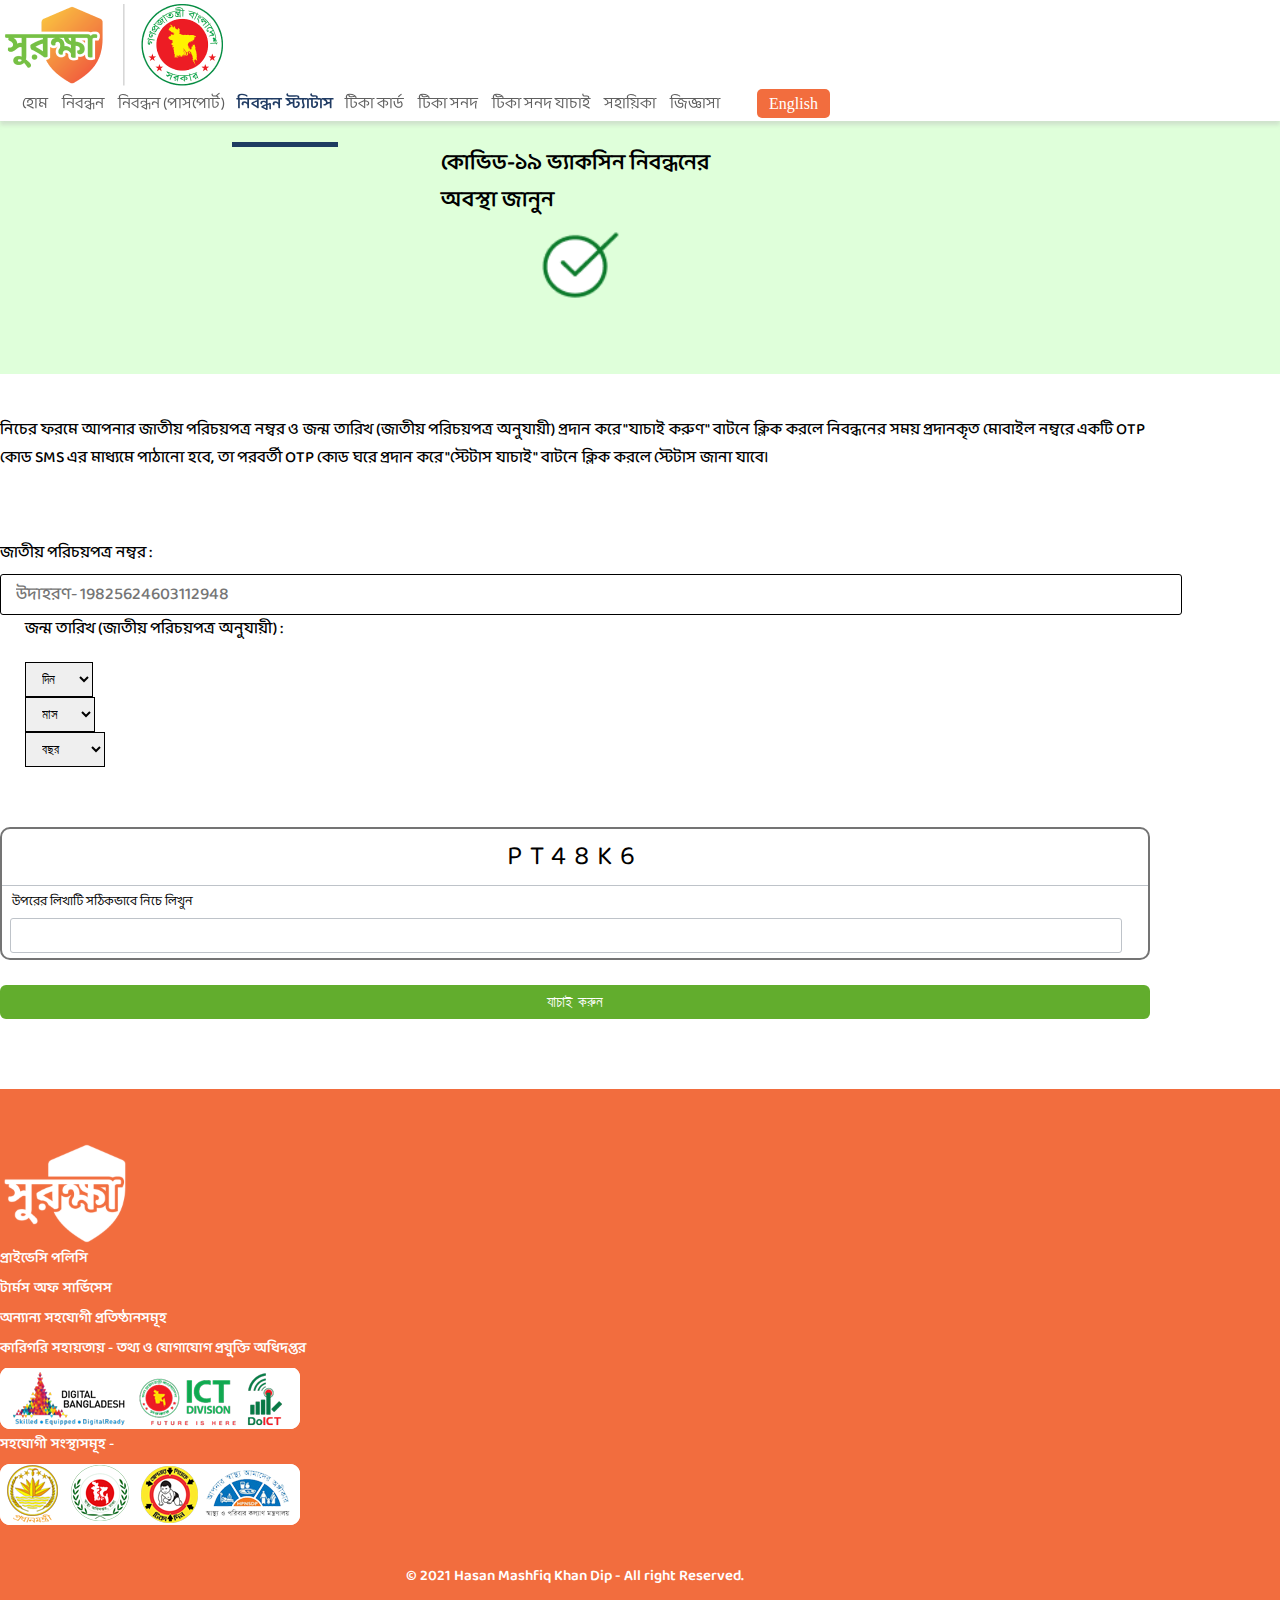
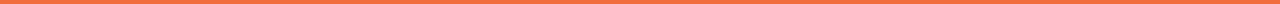
<file: registration-status.html>
<!DOCTYPE html>
<html lang="en">
  <head>
    <meta charset="UTF-8" />
    <meta http-equiv="X-UA-Compatible" content="IE=edge" />
    <meta name="viewport" content="width=device-width, initial-scale=1.0" />
    <link rel="icon" href="img/map.png" />
    <title>surokkha.gov.bd/home</title>
    <!-- google font -->
    <link rel="preconnect" href="https://fonts.googleapis.com" />
    <link rel="preconnect" href="https://fonts.gstatic.com" crossorigin />
    <link
      href="https://fonts.googleapis.com/css2?family=Baloo+Da+2:wght@400;500;600;700;800&display=swap"
      rel="stylesheet"
    />
    <!-- bootstrap -->
    <link
      href="https://cdn.jsdelivr.net/npm/bootstrap@5.0.0-beta3/dist/css/bootstrap.min.css"
      rel="stylesheet"
      integrity="sha384-eOJMYsd53ii+scO/bJGFsiCZc+5NDVN2yr8+0RDqr0Ql0h+rP48ckxlpbzKgwra6"
      crossorigin="anonymous"
    />
    <script
      src="https://cdn.jsdelivr.net/npm/bootstrap@5.0.0-beta3/dist/js/bootstrap.bundle.min.js"
      integrity="sha384-JEW9xMcG8R+pH31jmWH6WWP0WintQrMb4s7ZOdauHnUtxwoG2vI5DkLtS3qm9Ekf"
      crossorigin="anonymous"
    ></script>
    <link
      rel="stylesheet"
      href="https://maxcdn.bootstrapcdn.com/font-awesome/4.5.0/css/font-awesome.min.css"
    />
    <!-- font awesome -->
    <link
      rel="stylesheet"
      href="https://cdnjs.cloudflare.com/ajax/libs/font-awesome/5.15.3/css/all.min.css"
      integrity="sha512-iBBXm8fW90+nuLcSKlbmrPcLa0OT92xO1BIsZ+ywDWZCvqsWgccV3gFoRBv0z+8dLJgyAHIhR35VZc2oM/gI1w=="
      crossorigin="anonymous"
      referrerpolicy="no-referrer"
    />
    <!-- main css -->
    <link rel="stylesheet" href="style.css" />
    <link rel="stylesheet" href="responsive.css" />
  </head>
  <body>
    <section>
      <div class="header-section">
        <div class="container container-lg container-md">
          <div class="row">
            <div class="col-lg-3 col-md-6 col-sm-6">
              <div class="hdr-all">
                <a href="index.html" class="web-logo">
                  <img src="img/main-log.png" alt="" />
                </a>
              </div>
            </div>
            <div class="col-lg-9 col-md-6 col-sm-6">
              <div class="hdr-navbar">
                <input type="checkbox" class="mobile-menu-check" />
                <div class="mobile-menu">
                  <span><i class="fa fa-bars" aria-hidden="true"></i></span>
                </div>
                <ul>
                  <li>
                    <a href="index.html">হোম</a>
                  </li>
                  <li>
                    <a href="registration.html">নিবন্ধন</a>
                  </li>
                  <li>
                    <a href="registration(passport).html">নিবন্ধন (পাসপোর্ট)</a>
                  </li>
                  <li>
                    <a href="registration-status.html" class="actv-nav"
                      >নিবন্ধন স্ট্যাটাস</a
                    >
                  </li>
                  <li>
                    <a href="tika-card.html">টিকা কার্ড</a>
                  </li>
                  <li>
                    <a href="tika-sanad.html">টিকা সনদ</a>
                  </li>
                  <li>
                    <a href="tika-sanad-check.html">টিকা সনদ যাচাই</a>
                  </li>
                  <li>
                    <a href="shohayika.html">সহায়িকা</a>
                  </li>
                  <li>
                    <a href="ask.html">জিজ্ঞাসা</a>
                  </li>
                  <div class="hdr-btn">
                    <a href="#">English</a>
                  </div>
                </ul>
              </div>
            </div>
          </div>
        </div>
      </div>
    </section>

    <section>
      <div class="covid-reg-form reg-stat">
        <div class="container">
          <div class="row">
            <div class="col-lg-6 col-md-6 col-sm-7">
              <div class="covid-reg-txt">
                <h5>
                  কোভিড-১৯ ভ্যাকসিন নিবন্ধনের <br />
                  অবস্থা জানুন
                </h5>
              </div>
            </div>
            <div class="col-lg-6 col-md-6 col-sm-5">
              <div class="covid-reg-img reg-chec">
                <img src="img/checked.png" alt="" />
              </div>
            </div>
          </div>
        </div>
      </div>
    </section>

    <section>
      <div class="reg-alert-section">
        <div class="container">
          <div class="row">
            <div class="col-lg-12 col-md-12 col-sm-12">
              <div class="reg-alert-txt">
                <p>
                  নিচের ফরমে আপনার জাতীয় পরিচয়পত্র নম্বর ও জন্ম তারিখ (জাতীয়
                  পরিচয়পত্র অনুযায়ী) প্রদান করে "যাচাই করুণ" বাটনে ক্লিক করলে
                  নিবন্ধনের সময় প্রদানকৃত মোবাইল নম্বরে একটি OTP কোড SMS এর
                  মাধ্যমে পাঠানো হবে, তা পরবর্তী OTP কোড ঘরে প্রদান করে "স্টেটাস
                  যাচাই" বাটনে ক্লিক করলে স্টেটাস জানা যাবে।
                </p>
              </div>
            </div>
          </div>
        </div>
      </div>
    </section>

    <section>
      <div class="registration-page rp-stat">
        <div class="container">
          <div class="row">
            <div class="col-lg-4">
              <div class="option-manager">
                <p>জাতীয় পরিচয়পত্র নম্বর :</p>
                <input type="text" placeholder="উদাহরণ- 19825624603112948" />
              </div>
            </div>
            <div class="col-lg-4">
              <div class="birth-date-nid">
                <div class="option-manager date-reg">
                  <p>জন্ম তারিখ (জাতীয় পরিচয়পত্র অনুযায়ী) :</p>
                </div>
                <div class="row">
                  <div class="col-md-4">
                    <select
                      class="form-select"
                      aria-label="Default select example"
                    >
                      <option selected>দিন</option>
                      <option value="01">১</option>
                      <option value="02">২</option>
                      <option value="03">৩</option>
                      <option value="04">৪</option>
                      <option value="05">৫</option>
                      <option value="06">৬</option>
                      <option value="07">৭</option>
                      <option value="08">৮</option>
                      <option value="09">৯</option>
                      <option value="10">১০</option>
                      <option value="11">১১</option>
                      <option value="12">১২</option>
                      <option value="13">১৩</option>
                      <option value="14">১৪</option>
                      <option value="15">১৫</option>
                      <option value="16">১৬</option>
                      <option value="17">১৭</option>
                      <option value="18">১৮</option>
                      <option value="19">১৯</option>
                      <option value="20">২০</option>
                      <option value="21">২১</option>
                      <option value="22">২২</option>
                      <option value="23">২৩</option>
                      <option value="24">২৪</option>
                      <option value="25">২৫</option>
                      <option value="26">২৬</option>
                      <option value="27">২৭</option>
                      <option value="28">২৮</option>
                      <option value="29">২৯</option>
                      <option value="30">৩০</option>
                      <option value="31">৩১</option>
                    </select>
                  </div>
                  <div class="col-md-4">
                    <select
                      class="form-select"
                      aria-label="Default select example"
                    >
                      <option selected>মাস</option>
                      <option value="01">১</option>
                      <option value="02">২</option>
                      <option value="03">৩</option>
                      <option value="04">৪</option>
                      <option value="05">৫</option>
                      <option value="06">৬</option>
                      <option value="07">৭</option>
                      <option value="08">৮</option>
                      <option value="09">৯</option>
                      <option value="10">১০</option>
                      <option value="11">১১</option>
                      <option value="12">১২</option>
                    </select>
                  </div>
                  <div class="col-md-4">
                    <select
                      class="form-select"
                      aria-label="Default select example"
                    >
                      <option selected>বছর</option>
                      <option value="2003">২০০৩</option>
                      <option value="2002">২০০২</option>
                      <option value="2001">২০০১</option>
                      <option value="2000">২০০০</option>
                      <option value="1999">১৯৯৯</option>
                      <option value="1998">১৯৯৮</option>
                      <option value="1997">১৯৯৭</option>
                      <option value="1996">১৯৯৬</option>
                      <option value="1995">১৯৯৫</option>
                      <option value="1994">১৯৯৪</option>
                      <option value="1993">১৯৯৩</option>
                      <option value="1992">১৯৯২</option>
                      <option value="1991">১৯৯১</option>
                      <option value="1990">১৯৯০</option>
                      <option value="1989">১৯৮৯</option>
                      <option value="1988">১৯৮৮</option>
                      <option value="1987">১৯৮৭</option>
                      <option value="1986">১৯৮৬</option>
                      <option value="1985">১৯৮৫</option>
                      <option value="1984">১৯৮৪</option>
                      <option value="1983">১৯৮৩</option>
                      <option value="1982">১৯৮২</option>
                      <option value="1981">১৯৮১</option>
                      <option value="1980">১৯৮০</option>
                      <option value="1979">১৯৭৯</option>
                      <option value="1978">১৯৭৮</option>
                      <option value="1977">১৯৭৭</option>
                      <option value="1976">১৯৭৬</option>
                      <option value="1975">১৯৭৫</option>
                      <option value="1974">১৯৭৪</option>
                      <option value="1973">১৯৭৩</option>
                      <option value="1972">১৯৭২</option>
                      <option value="1971">১৯৭১</option>
                      <option value="1970">১৯৭০</option>
                      <option value="1969">১৯৬৯</option>
                      <option value="1968">১৯৬৮</option>
                      <option value="1967">১৯৬৭</option>
                      <option value="1966">১৯৬৬</option>
                      <option value="1965">১৯৬৫</option>
                      <option value="1964">১৯৬৪</option>
                      <option value="1963">১৯৬৩</option>
                      <option value="1962">১৯৬২</option>
                      <option value="1961">১৯৬১</option>
                      <option value="1960">১৯৬০</option>
                      <option value="1959">১৯৫৯</option>
                      <option value="1958">১৯৫৮</option>
                      <option value="1957">১৯৫৭</option>
                      <option value="1956">১৯৫৬</option>
                      <option value="1955">১৯৫৫</option>
                      <option value="1954">১৯৫৪</option>
                      <option value="1953">১৯৫৩</option>
                      <option value="1952">১৯৫২</option>
                      <option value="1951">১৯৫১</option>
                      <option value="1950">১৯৫০</option>
                      <option value="1949">১৯৪৯</option>
                      <option value="1948">১৯৪৮</option>
                      <option value="1947">১৯৪৭</option>
                      <option value="1946">১৯৪৬</option>
                      <option value="1945">১৯৪৫</option>
                      <option value="1944">১৯৪৪</option>
                      <option value="1943">১৯৪৩</option>
                      <option value="1942">১৯৪২</option>
                      <option value="1941">১৯৪১</option>
                      <option value="1940">১৯৪০</option>
                      <option value="1939">১৯৩৯</option>
                      <option value="1938">১৯৩৮</option>
                      <option value="1937">১৯৩৭</option>
                      <option value="1936">১৯৩৬</option>
                      <option value="1935">১৯৩৫</option>
                      <option value="1934">১৯৩৪</option>
                      <option value="1933">১৯৩৩</option>
                      <option value="1932">১৯৩২</option>
                      <option value="1931">১৯৩১</option>
                      <option value="1930">১৯৩০</option>
                      <option value="1929">১৯২৯</option>
                      <option value="1928">১৯২৮</option>
                      <option value="1927">১৯২৭</option>
                      <option value="1926">১৯২৬</option>
                      <option value="1925">১৯২৫</option>
                      <option value="1924">১৯২৪</option>
                      <option value="1923">১৯২৩</option>
                      <option value="1922">১৯২২</option>
                      <option value="1921">১৯২১</option>
                      <option value="1920">১৯২০</option>
                      <option value="1919">১৯১৯</option>
                      <option value="1918">১৯১৮</option>
                      <option value="1917">১৯১৭</option>
                      <option value="1916">১৯১৬</option>
                      <option value="1915">১৯১৫</option>
                      <option value="1914">১৯১৪</option>
                      <option value="1913">১৯১৩</option>
                      <option value="1912">১৯১২</option>
                      <option value="1911">১৯১১</option>
                      <option value="1910">১৯১০</option>
                      <option value="1909">১৯০৯</option>
                      <option value="1908">১৯০৮</option>
                      <option value="1907">১৯০৭</option>
                      <option value="1906">১৯০৬</option>
                      <option value="1905">১৯০৫</option>
                      <option value="1904">১৯০৪</option>
                      <option value="1903">১৯০৩</option>
                      <option value="1902">১৯০২</option>
                      <option value="1901">১৯০১</option>
                      <option value="1900">১৯০০</option>
                    </select>
                  </div>
                </div>
              </div>
            </div>
            <div class="col-lg-4"></div>
          </div>
          <div class="captcha-crctn">
            <div class="row">
              <div class="col-lg-4">
                <div class="captcha-item">
                  <h6>PT48K6</h6>
                  <p>উপরের লিখাটি সঠিকভাবে নিচে লিখুন</p>
                  <input type="text" />
                </div>
                <div class="captcha-btn">
                  <a href="#">
                    <button>যাচাই করুন</button>
                  </a>
                </div>
              </div>
              <div class="col-lg-4"></div>
              <div class="col-lg-4"></div>
            </div>
          </div>
        </div>
      </div>
    </section>

    <section>
      <div class="footer-section">
        <div class="container">
          <div class="row">
            <div class="col-lg-2 col-md-2 col-sm-12">
              <div class="footer-logo">
                <img src="img/footer-logo.svg" alt="" />
              </div>
            </div>
            <div class="col-lg-2 col-md-2 col-sm-12">
              <div class="footer-list">
                <ul>
                  <li><a href="#">প্রাইভেসি পলিসি</a></li>
                  <li><a href="#">টার্মস অফ সার্ভিসেস</a></li>
                  <li><a href="#">অন্যান্য সহযোগী প্রতিষ্ঠানসমূহ</a></li>
                </ul>
              </div>
            </div>
            <div class="col-lg-4 col-md-4 col-sm-12">
              <div class="footer-item">
                <p>
                  কারিগরি সহায়তায় - তথ্য ও যোগাযোগ প্রযুক্তি অধিদপ্তর &nbsp;
                </p>
                <img src="img/home-footer-1.png" alt="" />
              </div>
            </div>
            <div class="col-lg-4 col-md-4 col-sm-12">
              <div class="footer-item">
                <p>সহযোগী সংস্থাসমূহ - &nbsp;</p>
                <img src="img/home-footer-2.png" alt="" />
              </div>
            </div>
          </div>
          <div class="row">
            <div class="col-lg-12 col-md-12 col-sm-12">
              <div class="footer-copyrigth">
                <p>© 2021 Hasan Mashfiq Khan Dip - All right Reserved.</p>
              </div>
            </div>
          </div>
        </div>
      </div>
    </section>
  </body>
</html>
</file>
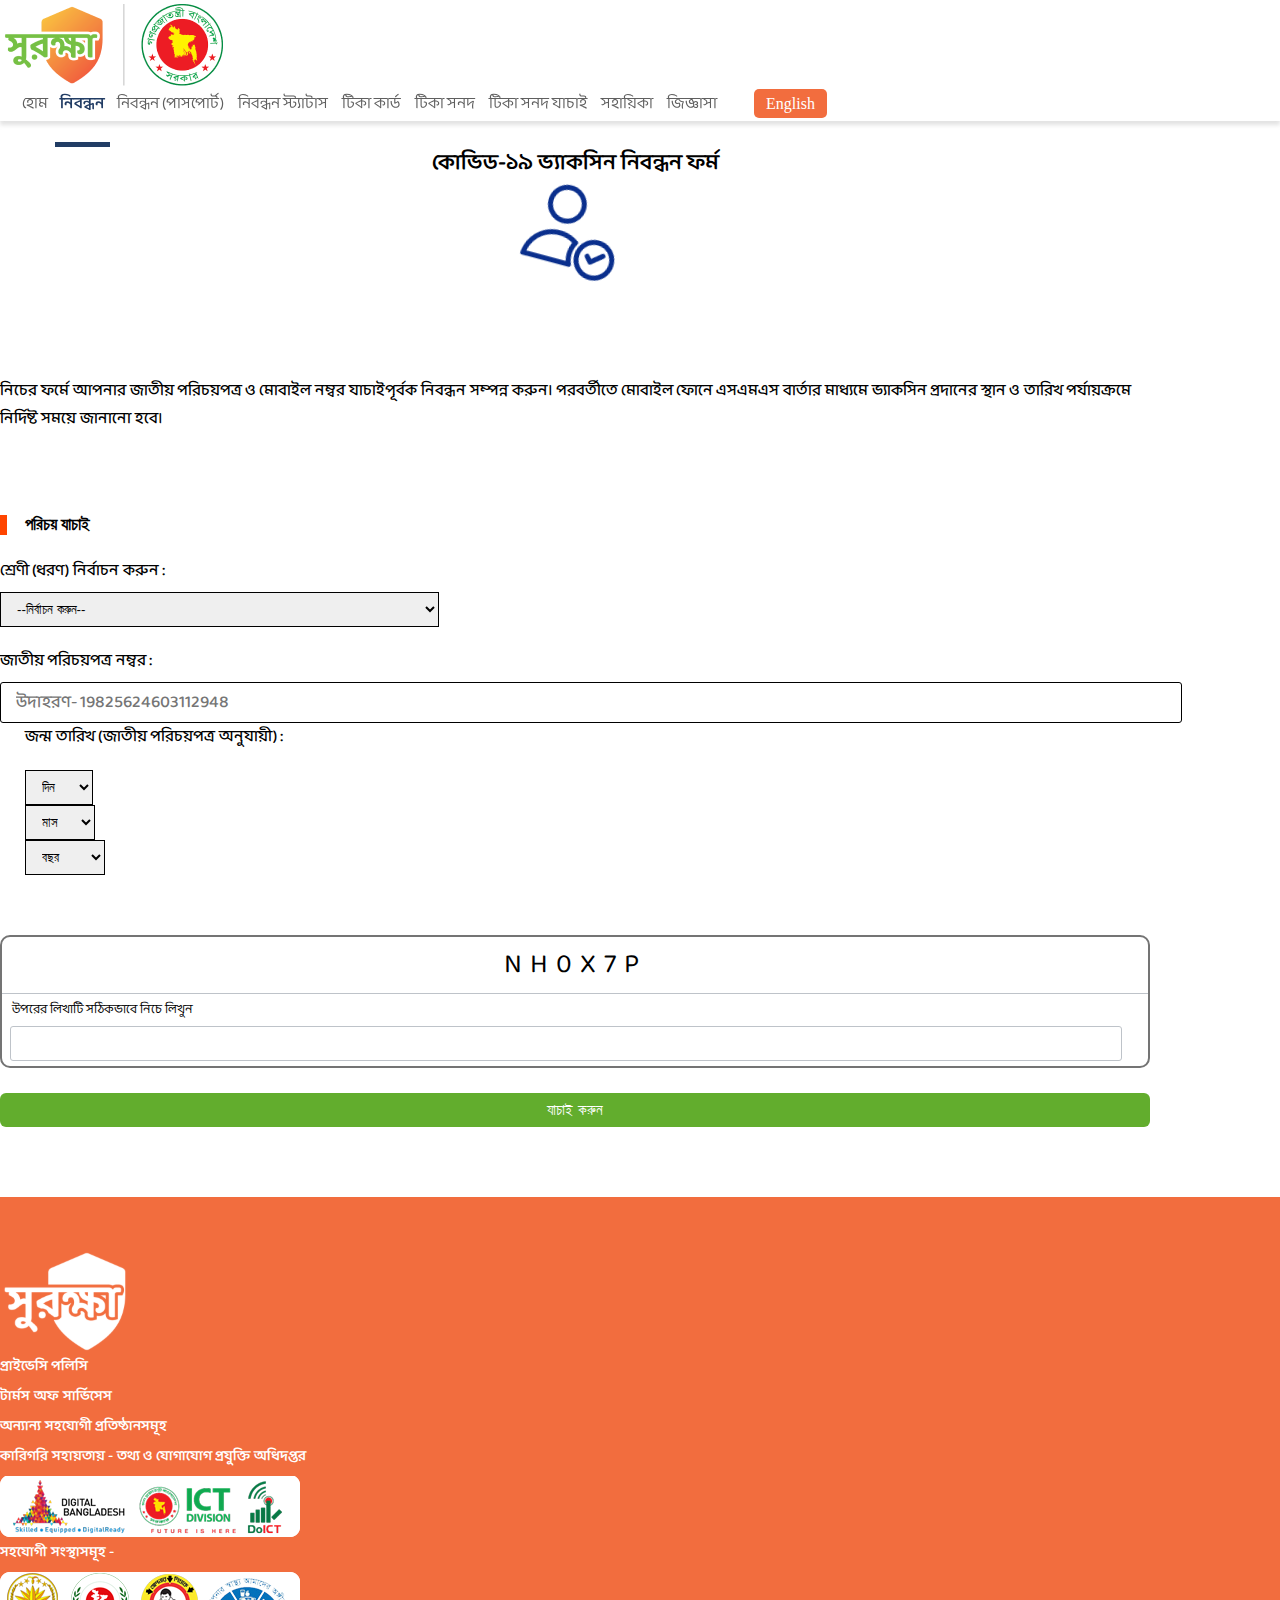
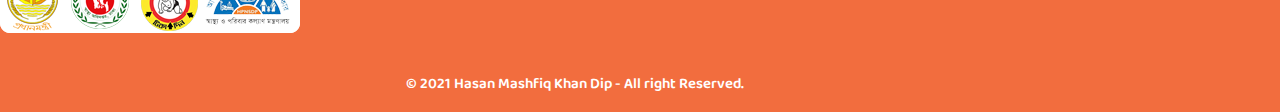
<file: registration.html>
<!DOCTYPE html>
<html lang="en">
  <head>
    <meta charset="UTF-8" />
    <meta http-equiv="X-UA-Compatible" content="IE=edge" />
    <meta name="viewport" content="width=device-width, initial-scale=1.0" />
    <link rel="icon" href="img/map.png" />
    <title>surokkha.gov.bd/home</title>
    <!-- google font -->
    <link rel="preconnect" href="https://fonts.googleapis.com" />
    <link rel="preconnect" href="https://fonts.gstatic.com" crossorigin />
    <link
      href="https://fonts.googleapis.com/css2?family=Baloo+Da+2:wght@400;500;600;700;800&display=swap"
      rel="stylesheet"
    />
    <!-- bootstrap -->
    <link
      href="https://cdn.jsdelivr.net/npm/bootstrap@5.0.0-beta3/dist/css/bootstrap.min.css"
      rel="stylesheet"
      integrity="sha384-eOJMYsd53ii+scO/bJGFsiCZc+5NDVN2yr8+0RDqr0Ql0h+rP48ckxlpbzKgwra6"
      crossorigin="anonymous"
    />
    <script
      src="https://cdn.jsdelivr.net/npm/bootstrap@5.0.0-beta3/dist/js/bootstrap.bundle.min.js"
      integrity="sha384-JEW9xMcG8R+pH31jmWH6WWP0WintQrMb4s7ZOdauHnUtxwoG2vI5DkLtS3qm9Ekf"
      crossorigin="anonymous"
    ></script>
    <link
      rel="stylesheet"
      href="https://maxcdn.bootstrapcdn.com/font-awesome/4.5.0/css/font-awesome.min.css"
    />
    <!-- font awesome -->
    <link
      rel="stylesheet"
      href="https://cdnjs.cloudflare.com/ajax/libs/font-awesome/5.15.3/css/all.min.css"
      integrity="sha512-iBBXm8fW90+nuLcSKlbmrPcLa0OT92xO1BIsZ+ywDWZCvqsWgccV3gFoRBv0z+8dLJgyAHIhR35VZc2oM/gI1w=="
      crossorigin="anonymous"
      referrerpolicy="no-referrer"
    />
    <!-- main css -->
    <link rel="stylesheet" href="style.css" />
    <link rel="stylesheet" href="responsive.css" />
  </head>
  <body>
    <section>
      <div class="header-section">
        <div class="container container-lg container-md">
          <div class="row">
            <div class="col-lg-3 col-md-6 col-sm-6">
              <div class="hdr-all">
                <a href="index.html" class="web-logo">
                  <img src="img/main-log.png" alt="" />
                </a>
              </div>
            </div>
            <div class="col-lg-9 col-md-6 col-sm-6">
              <div class="hdr-navbar">
                <input type="checkbox" class="mobile-menu-check" />
                <div class="mobile-menu">
                  <span><i class="fa fa-bars" aria-hidden="true"></i></span>
                </div>
                <ul>
                  <li>
                    <a href="index.html">হোম</a>
                  </li>
                  <li>
                    <a href="registration.html" class="actv-nav">নিবন্ধন</a>
                  </li>
                  <li>
                    <a href="registration(passport).html">নিবন্ধন (পাসপোর্ট)</a>
                  </li>
                  <li>
                    <a href="registration-status.html">নিবন্ধন স্ট্যাটাস</a>
                  </li>
                  <li>
                    <a href="tika-card.html">টিকা কার্ড</a>
                  </li>
                  <li>
                    <a href="tika-sanad.html">টিকা সনদ</a>
                  </li>
                  <li>
                    <a href="tika-sanad-check.html">টিকা সনদ যাচাই</a>
                  </li>
                  <li>
                    <a href="shohayika.html">সহায়িকা</a>
                  </li>
                  <li>
                    <a href="ask.html">জিজ্ঞাসা</a>
                  </li>
                  <div class="hdr-btn">
                    <a href="#">English</a>
                  </div>
                </ul>
              </div>
            </div>
          </div>
        </div>
      </div>
    </section>

    <section>
      <div class="covid-reg-form">
        <div class="container">
          <div class="row">
            <div class="col-lg-6 col-md-6 col-sm-7">
              <div class="covid-reg-txt">
                <h5>কোভিড-১৯ ভ্যাকসিন নিবন্ধন ফর্ম</h5>
              </div>
            </div>
            <div class="col-lg-6 col-md-6 col-sm-5">
              <div class="covid-reg-img">
                <img src="img/reg-man.png" alt="" />
              </div>
            </div>
          </div>
        </div>
      </div>
    </section>

    <section>
      <div class="reg-alert-section">
        <div class="container">
          <div class="row">
            <div class="col-lg-12">
              <div class="reg-alert-txt">
                <p>
                  নিচের ফর্মে আপনার জাতীয় পরিচয়পত্র ও মোবাইল নম্বর যাচাইপূর্বক
                  নিবন্ধন সম্পন্ন করুন। পরবর্তীতে মোবাইল ফোনে এসএমএস বার্তার
                  মাধ্যমে ভ্যাকসিন প্রদানের স্থান ও তারিখ পর্যায়ক্রমে নির্দিষ্ট
                  সময়ে জানানো হবে।
                </p>
              </div>
            </div>
          </div>
        </div>
      </div>
    </section>

    <section>
      <div class="registration-page">
        <div class="container">
          <div class="row">
            <div class="col-lg-4 col-md-12">
              <div class="vp-text reg-txt">
                <h3 class="reg-page-txt">পরিচয় যাচাই</h3>
              </div>
              <div class="option-manager">
                <p>শ্রেণী (ধরণ) নির্বাচন করুন :</p>
                <select class="form-select" aria-label="Default select example">
                  <option selected>--নির্বাচন করুন--</option>
                  <option value="1">নাগরিক নিবন্ধন (২৫ বছর ও তদুর্ধ)</option>
                  <option value="2">
                    স্বাস্থ্য ও পরিবার কল্যাণ মন্ত্রণালয় এর সকল
                    কর্মকর্তা-কর্মচারী
                  </option>
                  <option value="3">
                    অনুমোদিত বেসরকারি ও প্রাইভেট স্বাস্থ্য ও পরিবার পরিকল্পনা
                    কর্মকর্তা-কর্মচারী
                  </option>
                  <option value="4">
                    প্রত্যক্ষভাবে সম্পৃক্ত সকল সরকারি ও বেসরকারি স্বাস্থ্য সেবা
                    কর্মকর্তা- কর্মচারী
                  </option>
                  <option value="5">বীরমুক্তিযোদ্ধা ও বীরঙ্গনা</option>
                  <option value="6">
                    সম্মুখ সারির আইন-শৃঙ্খলা রক্ষাকারী বাহিনী
                  </option>
                  <option value="7">সামরিক বাহিনী</option>
                  <option value="24">বেসামরিক বিমান</option>
                  <option value="8">
                    রাষ্ট্র পরিচালনার নিমিত্ত অপরিহার্য কার্যালয়
                  </option>
                  <option value="31">বার কাউন্সিলের রেজিস্ট্রার আইনজীবী</option>
                  <option value="23">শিক্ষা প্রতিষ্ঠান</option>
                  <option value="9">সম্মুখ সারির গণমাধ্যমকর্মী</option>
                  <option value="10">নির্বাচিত জনপ্রতিনিধি</option>
                  <option value="11">
                    সিটি কর্পোরেশন ও পৌরসভার সম্মুখ সারির কর্মকর্তা-কর্মচারী
                  </option>
                  <option value="12">ধর্মীয় প্রতিনিধিগণ (সকল ধর্মের)</option>
                  <option value="13">
                    মৃতদেহ সৎকার কার্যে নিয়োজিত ব্যক্তি
                  </option>
                  <option value="14">
                    জরুরি বিদ্যুৎ, পানি, গ্যাস, পয়ঃনিষ্কাশন ও ফায়ার সার্ভিস এর
                    সম্মুখ সারির সরকারি কর্মকর্তা-কর্মচারী
                  </option>
                  <option value="15">
                    রেল স্টেশন, বিমান বন্দর, স্থল বন্দর ও নৌ বন্দরের সরকারি
                    কর্মকর্তা-কর্মচারী
                  </option>
                  <option value="16">
                    জেলা ও উপজেলাসমূহে জরুরি জনসেবায় সম্পৃক্ত সরকারি
                    কর্মকর্তা-কর্মচারী
                  </option>
                  <option value="17">ব্যাংক কর্মকর্তা-কর্মচারী</option>
                  <option value="32">কৃষক</option>
                  <option value="33">শ্রমিক</option>
                  <option value="19">জাতীয় দলের খেলোয়াড়</option>
                  <option value="25">
                    চিকিৎসা শিক্ষা সংশ্লিষ্ট বিষয়ে ছাত্র ছাত্রী
                  </option>
                  <option value="26">বিশ্ববিদ্যালয়ের ছাত্র ছাত্রী</option>
                </select>
              </div>
              <div class="option-manager">
                <p>জাতীয় পরিচয়পত্র নম্বর :</p>
                <input type="text" placeholder="উদাহরণ- 19825624603112948" />
              </div>
            </div>
            <div class="col-lg-4 col-md-12">
              <div class="birth-date-nid">
                <div class="option-manager date-reg">
                  <p>জন্ম তারিখ (জাতীয় পরিচয়পত্র অনুযায়ী) :</p>
                </div>
                <div class="row">
                  <div class="col-lg-4 col-md-4 col-sm-12">
                    <select
                      class="form-select"
                      aria-label="Default select example"
                    >
                      <option selected>দিন</option>
                      <option value="01">১</option>
                      <option value="02">২</option>
                      <option value="03">৩</option>
                      <option value="04">৪</option>
                      <option value="05">৫</option>
                      <option value="06">৬</option>
                      <option value="07">৭</option>
                      <option value="08">৮</option>
                      <option value="09">৯</option>
                      <option value="10">১০</option>
                      <option value="11">১১</option>
                      <option value="12">১২</option>
                      <option value="13">১৩</option>
                      <option value="14">১৪</option>
                      <option value="15">১৫</option>
                      <option value="16">১৬</option>
                      <option value="17">১৭</option>
                      <option value="18">১৮</option>
                      <option value="19">১৯</option>
                      <option value="20">২০</option>
                      <option value="21">২১</option>
                      <option value="22">২২</option>
                      <option value="23">২৩</option>
                      <option value="24">২৪</option>
                      <option value="25">২৫</option>
                      <option value="26">২৬</option>
                      <option value="27">২৭</option>
                      <option value="28">২৮</option>
                      <option value="29">২৯</option>
                      <option value="30">৩০</option>
                      <option value="31">৩১</option>
                    </select>
                  </div>
                  <div class="col-lg-4 col-md-4 col-sm-12">
                    <select
                      class="form-select"
                      aria-label="Default select example"
                    >
                      <option selected>মাস</option>
                      <option value="01">১</option>
                      <option value="02">২</option>
                      <option value="03">৩</option>
                      <option value="04">৪</option>
                      <option value="05">৫</option>
                      <option value="06">৬</option>
                      <option value="07">৭</option>
                      <option value="08">৮</option>
                      <option value="09">৯</option>
                      <option value="10">১০</option>
                      <option value="11">১১</option>
                      <option value="12">১২</option>
                    </select>
                  </div>
                  <div class="col-lg-4 col-md-4 col-sm-12">
                    <select
                      class="form-select"
                      aria-label="Default select example"
                    >
                      <option selected>বছর</option>
                      <option value="2003">২০০৩</option>
                      <option value="2002">২০০২</option>
                      <option value="2001">২০০১</option>
                      <option value="2000">২০০০</option>
                      <option value="1999">১৯৯৯</option>
                      <option value="1998">১৯৯৮</option>
                      <option value="1997">১৯৯৭</option>
                      <option value="1996">১৯৯৬</option>
                      <option value="1995">১৯৯৫</option>
                      <option value="1994">১৯৯৪</option>
                      <option value="1993">১৯৯৩</option>
                      <option value="1992">১৯৯২</option>
                      <option value="1991">১৯৯১</option>
                      <option value="1990">১৯৯০</option>
                      <option value="1989">১৯৮৯</option>
                      <option value="1988">১৯৮৮</option>
                      <option value="1987">১৯৮৭</option>
                      <option value="1986">১৯৮৬</option>
                      <option value="1985">১৯৮৫</option>
                      <option value="1984">১৯৮৪</option>
                      <option value="1983">১৯৮৩</option>
                      <option value="1982">১৯৮২</option>
                      <option value="1981">১৯৮১</option>
                      <option value="1980">১৯৮০</option>
                      <option value="1979">১৯৭৯</option>
                      <option value="1978">১৯৭৮</option>
                      <option value="1977">১৯৭৭</option>
                      <option value="1976">১৯৭৬</option>
                      <option value="1975">১৯৭৫</option>
                      <option value="1974">১৯৭৪</option>
                      <option value="1973">১৯৭৩</option>
                      <option value="1972">১৯৭২</option>
                      <option value="1971">১৯৭১</option>
                      <option value="1970">১৯৭০</option>
                      <option value="1969">১৯৬৯</option>
                      <option value="1968">১৯৬৮</option>
                      <option value="1967">১৯৬৭</option>
                      <option value="1966">১৯৬৬</option>
                      <option value="1965">১৯৬৫</option>
                      <option value="1964">১৯৬৪</option>
                      <option value="1963">১৯৬৩</option>
                      <option value="1962">১৯৬২</option>
                      <option value="1961">১৯৬১</option>
                      <option value="1960">১৯৬০</option>
                      <option value="1959">১৯৫৯</option>
                      <option value="1958">১৯৫৮</option>
                      <option value="1957">১৯৫৭</option>
                      <option value="1956">১৯৫৬</option>
                      <option value="1955">১৯৫৫</option>
                      <option value="1954">১৯৫৪</option>
                      <option value="1953">১৯৫৩</option>
                      <option value="1952">১৯৫২</option>
                      <option value="1951">১৯৫১</option>
                      <option value="1950">১৯৫০</option>
                      <option value="1949">১৯৪৯</option>
                      <option value="1948">১৯৪৮</option>
                      <option value="1947">১৯৪৭</option>
                      <option value="1946">১৯৪৬</option>
                      <option value="1945">১৯৪৫</option>
                      <option value="1944">১৯৪৪</option>
                      <option value="1943">১৯৪৩</option>
                      <option value="1942">১৯৪২</option>
                      <option value="1941">১৯৪১</option>
                      <option value="1940">১৯৪০</option>
                      <option value="1939">১৯৩৯</option>
                      <option value="1938">১৯৩৮</option>
                      <option value="1937">১৯৩৭</option>
                      <option value="1936">১৯৩৬</option>
                      <option value="1935">১৯৩৫</option>
                      <option value="1934">১৯৩৪</option>
                      <option value="1933">১৯৩৩</option>
                      <option value="1932">১৯৩২</option>
                      <option value="1931">১৯৩১</option>
                      <option value="1930">১৯৩০</option>
                      <option value="1929">১৯২৯</option>
                      <option value="1928">১৯২৮</option>
                      <option value="1927">১৯২৭</option>
                      <option value="1926">১৯২৬</option>
                      <option value="1925">১৯২৫</option>
                      <option value="1924">১৯২৪</option>
                      <option value="1923">১৯২৩</option>
                      <option value="1922">১৯২২</option>
                      <option value="1921">১৯২১</option>
                      <option value="1920">১৯২০</option>
                      <option value="1919">১৯১৯</option>
                      <option value="1918">১৯১৮</option>
                      <option value="1917">১৯১৭</option>
                      <option value="1916">১৯১৬</option>
                      <option value="1915">১৯১৫</option>
                      <option value="1914">১৯১৪</option>
                      <option value="1913">১৯১৩</option>
                      <option value="1912">১৯১২</option>
                      <option value="1911">১৯১১</option>
                      <option value="1910">১৯১০</option>
                      <option value="1909">১৯০৯</option>
                      <option value="1908">১৯০৮</option>
                      <option value="1907">১৯০৭</option>
                      <option value="1906">১৯০৬</option>
                      <option value="1905">১৯০৫</option>
                      <option value="1904">১৯০৪</option>
                      <option value="1903">১৯০৩</option>
                      <option value="1902">১৯০২</option>
                      <option value="1901">১৯০১</option>
                      <option value="1900">১৯০০</option>
                    </select>
                  </div>
                </div>
              </div>
            </div>
            <div class="col-lg-4"></div>
          </div>
          <div class="captcha-crctn">
            <div class="row">
              <div class="col-lg-4 col-md-12">
                <div class="captcha-item">
                  <h6>NH0X7P</h6>
                  <p>উপরের লিখাটি সঠিকভাবে নিচে লিখুন</p>
                  <input type="text" />
                </div>
                <div class="captcha-btn">
                  <a href="#">
                    <button>যাচাই করুন</button>
                  </a>
                </div>
              </div>
              <div class="col-lg-4"></div>
              <div class="col-lg-4"></div>
            </div>
          </div>
        </div>
      </div>
    </section>

    <section>
      <div class="footer-section">
        <div class="container">
          <div class="row">
            <div class="col-lg-2 col-md-2 col-sm-12">
              <div class="footer-logo">
                <img src="img/footer-logo.svg" alt="" />
              </div>
            </div>
            <div class="col-lg-2 col-md-2 col-sm-12">
              <div class="footer-list">
                <ul>
                  <li><a href="#">প্রাইভেসি পলিসি</a></li>
                  <li><a href="#">টার্মস অফ সার্ভিসেস</a></li>
                  <li><a href="#">অন্যান্য সহযোগী প্রতিষ্ঠানসমূহ</a></li>
                </ul>
              </div>
            </div>
            <div class="col-lg-4 col-md-4 col-sm-12">
              <div class="footer-item">
                <p>
                  কারিগরি সহায়তায় - তথ্য ও যোগাযোগ প্রযুক্তি অধিদপ্তর &nbsp;
                </p>
                <img src="img/home-footer-1.png" alt="" />
              </div>
            </div>
            <div class="col-lg-4 col-md-4 col-sm-12">
              <div class="footer-item">
                <p>সহযোগী সংস্থাসমূহ - &nbsp;</p>
                <img src="img/home-footer-2.png" alt="" />
              </div>
            </div>
          </div>
          <div class="row">
            <div class="col-lg-12 col-md-12 col-sm-12">
              <div class="footer-copyrigth">
                <p>© 2021 Hasan Mashfiq Khan Dip - All right Reserved.</p>
              </div>
            </div>
          </div>
        </div>
      </div>
    </section>
  </body>
</html>
</file>
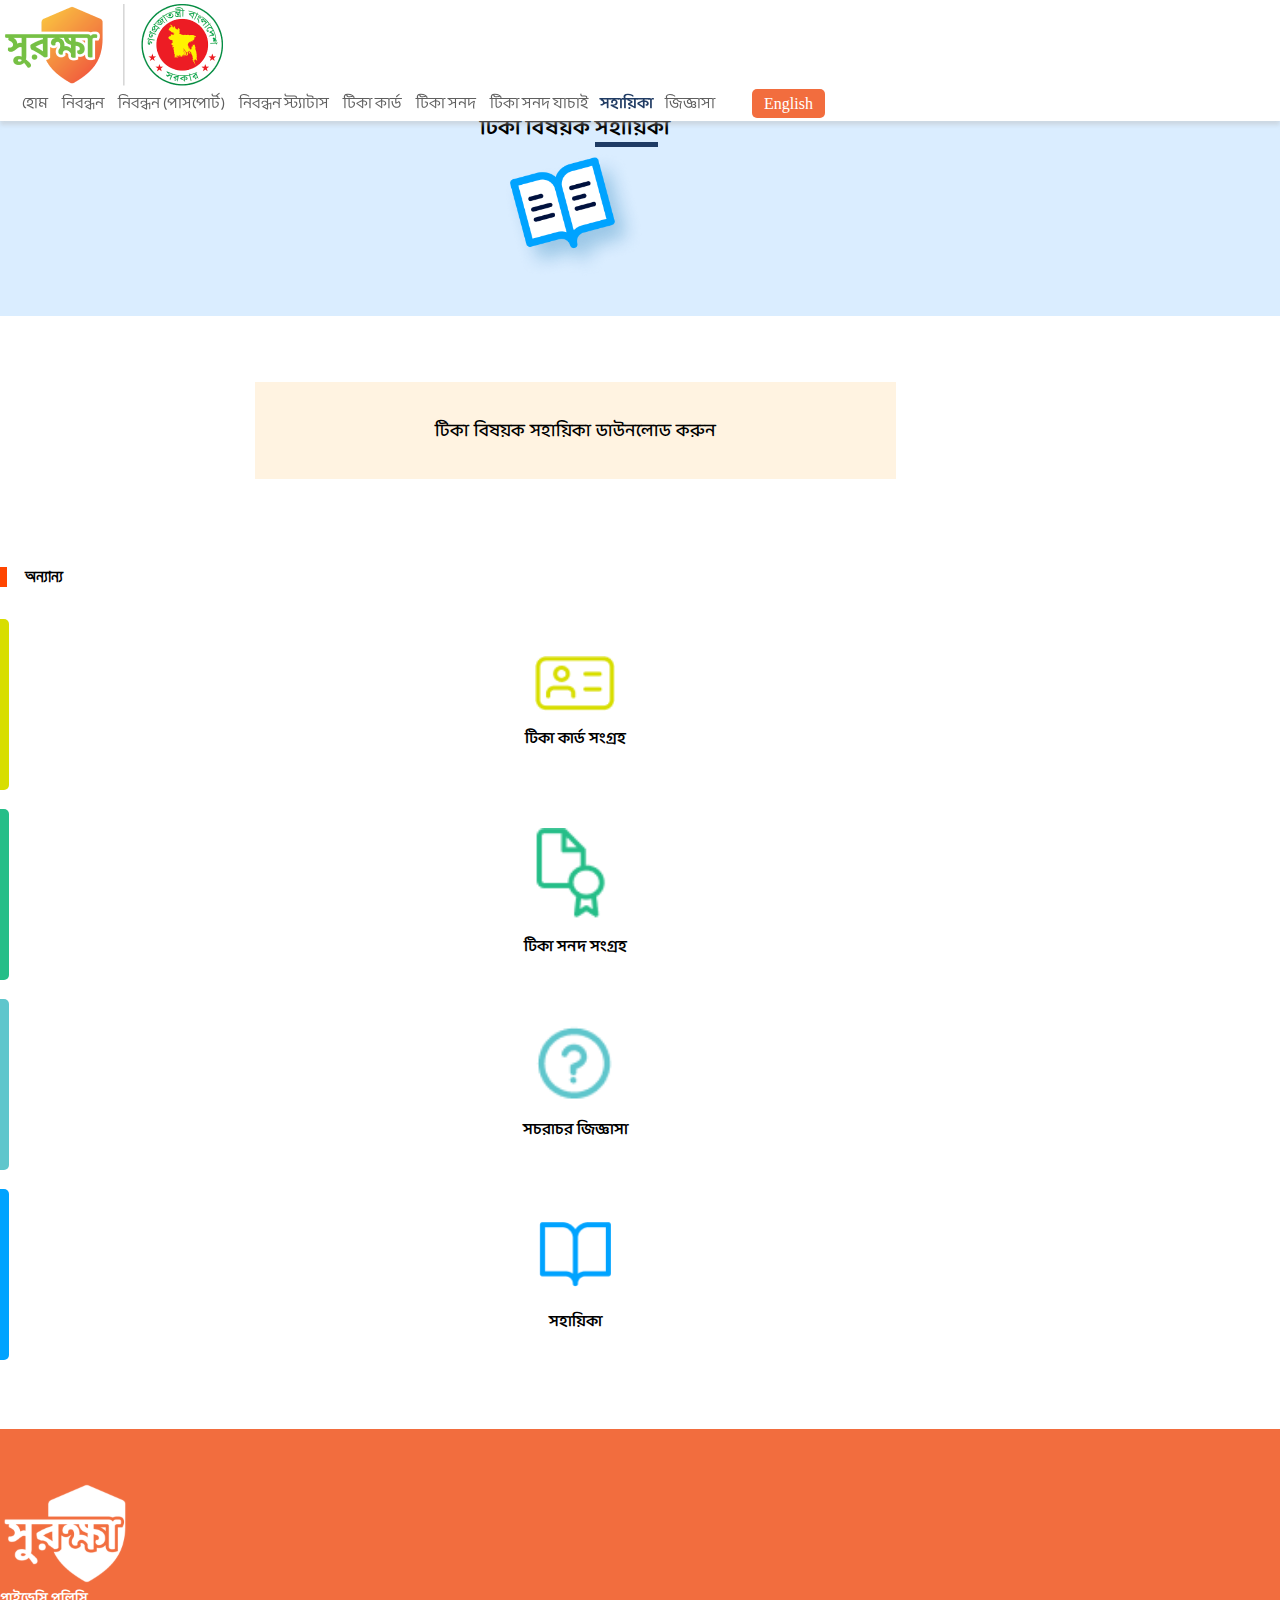
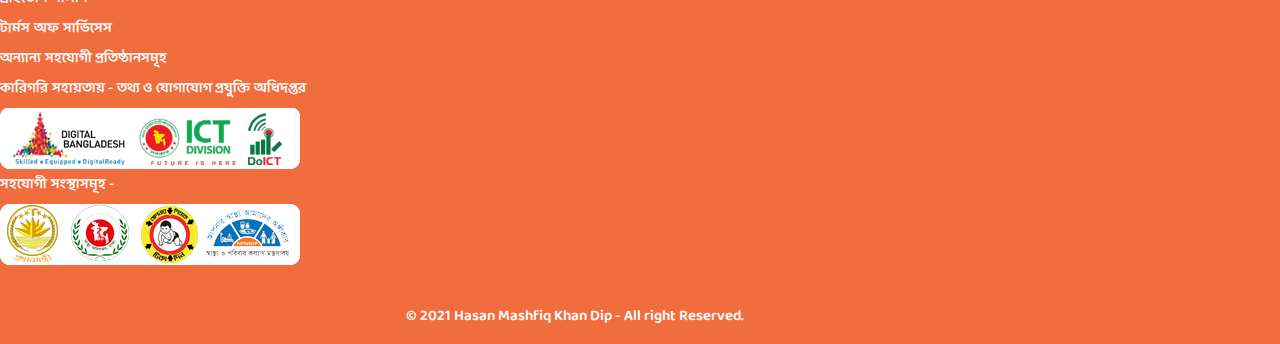
<file: shohayika.html>
<!DOCTYPE html>
<html lang="en">
  <head>
    <meta charset="UTF-8" />
    <meta http-equiv="X-UA-Compatible" content="IE=edge" />
    <meta name="viewport" content="width=device-width, initial-scale=1.0" />
    <link rel="icon" href="img/map.png" />
    <title>surokkha.gov.bd/home</title>
    <!-- google font -->
    <link rel="preconnect" href="https://fonts.googleapis.com" />
    <link rel="preconnect" href="https://fonts.gstatic.com" crossorigin />
    <link
      href="https://fonts.googleapis.com/css2?family=Baloo+Da+2:wght@400;500;600;700;800&display=swap"
      rel="stylesheet"
    />
    <!-- bootstrap -->
    <link
      href="https://cdn.jsdelivr.net/npm/bootstrap@5.0.0-beta3/dist/css/bootstrap.min.css"
      rel="stylesheet"
      integrity="sha384-eOJMYsd53ii+scO/bJGFsiCZc+5NDVN2yr8+0RDqr0Ql0h+rP48ckxlpbzKgwra6"
      crossorigin="anonymous"
    />
    <script
      src="https://cdn.jsdelivr.net/npm/bootstrap@5.0.0-beta3/dist/js/bootstrap.bundle.min.js"
      integrity="sha384-JEW9xMcG8R+pH31jmWH6WWP0WintQrMb4s7ZOdauHnUtxwoG2vI5DkLtS3qm9Ekf"
      crossorigin="anonymous"
    ></script>
    <link
      rel="stylesheet"
      href="https://maxcdn.bootstrapcdn.com/font-awesome/4.5.0/css/font-awesome.min.css"
    />
    <!-- font awesome -->
    <link
      rel="stylesheet"
      href="https://cdnjs.cloudflare.com/ajax/libs/font-awesome/5.15.3/css/all.min.css"
      integrity="sha512-iBBXm8fW90+nuLcSKlbmrPcLa0OT92xO1BIsZ+ywDWZCvqsWgccV3gFoRBv0z+8dLJgyAHIhR35VZc2oM/gI1w=="
      crossorigin="anonymous"
      referrerpolicy="no-referrer"
    />
    <!-- main css -->
    <link rel="stylesheet" href="style.css" />
    <link rel="stylesheet" href="responsive.css" />
  </head>
  <body>
    <section>
      <div class="header-section">
        <div class="container container-lg container-md">
          <div class="row">
            <div class="col-lg-3 col-md-6 col-sm-6">
              <div class="hdr-all">
                <a href="index.html" class="web-logo">
                  <img src="img/main-log.png" alt="" />
                </a>
              </div>
            </div>
            <div class="col-lg-9 col-md-6 col-sm-6">
              <div class="hdr-navbar">
                <input type="checkbox" class="mobile-menu-check" />
                <div class="mobile-menu">
                  <span><i class="fa fa-bars" aria-hidden="true"></i></span>
                </div>
                <ul>
                  <li>
                    <a href="index.html">হোম</a>
                  </li>
                  <li>
                    <a href="registration.html">নিবন্ধন</a>
                  </li>
                  <li>
                    <a href="registration(passport).html">নিবন্ধন (পাসপোর্ট)</a>
                  </li>
                  <li>
                    <a href="registration-status.html">নিবন্ধন স্ট্যাটাস</a>
                  </li>
                  <li>
                    <a href="tika-card.html">টিকা কার্ড</a>
                  </li>
                  <li>
                    <a href="tika-sanad.html">টিকা সনদ</a>
                  </li>
                  <li>
                    <a href="tika-sanad-check.html">টিকা সনদ যাচাই</a>
                  </li>
                  <li>
                    <a href="shohayika.html" class="actv-nav">সহায়িকা</a>
                  </li>
                  <li>
                    <a href="ask.html">জিজ্ঞাসা</a>
                  </li>
                  <div class="hdr-btn">
                    <a href="#">English</a>
                  </div>
                </ul>
              </div>
            </div>
          </div>
        </div>
      </div>
    </section>

    <section>
      <div class="covid-reg-form reg-stat card-stat sanad-stat help-stat">
        <div class="container">
          <div class="row">
            <div class="col-lg-6 col-md-6 col-sm-7">
              <div class="covid-reg-txt">
                <h5>টিকা বিষয়ক সহায়িকা</h5>
              </div>
            </div>
            <div class="col-lg-6 col-md-6 col-sm-5">
              <div class="covid-reg-img reg-chec help-img-1">
                <img src="img/help.png" alt="" />
              </div>
            </div>
          </div>
        </div>
      </div>
    </section>

    <section>
      <div class="download-section">
        <div class="container">
          <div class="row">
            <div class="col-lg-12">
              <div class="dwnld-txt">
                <p><a href="#"> টিকা বিষয়ক সহায়িকা ডাউনলোড করুন </a></p>
              </div>
            </div>
          </div>
        </div>
      </div>
    </section>

    <section>
      <div class="help-section">
        <div class="container">
          <div class="vp-text reg-txt">
            <h3 class="reg-page-txt">অন্যান্য</h3>
          </div>
          <div class="help-details">
            <div class="row">
              <div class="col-lg-3 col-md-6 col-sm-12">
                <div class="help-item">
                  <a href="tika-card.html">
                    <div class="h-img">
                      <img src="img/t-card.png" alt="" />
                    </div>
                    <div class="h-txt">
                      <p>টিকা কার্ড সংগ্রহ</p>
                    </div>
                  </a>
                </div>
              </div>
              <div class="col-lg-3 col-md-6 col-sm-12">
                <div class="help-item h-sanad-item">
                  <a href="tika-sanad.html">
                    <div class="h-img h-sanad">
                      <img src="img/card-file.png" alt="" />
                    </div>
                    <div class="h-txt">
                      <p>টিকা সনদ সংগ্রহ</p>
                    </div>
                  </a>
                </div>
              </div>
              <div class="col-lg-3 col-md-6 col-sm-12">
                <div class="help-item card-q-item">
                  <a href="ask.html">
                    <div class="h-img">
                      <img src="img/card-q.png" alt="" />
                    </div>
                    <div class="h-txt">
                      <p>সচরাচর জিজ্ঞাসা</p>
                    </div>
                  </a>
                </div>
              </div>
              <div class="col-lg-3 col-md-6 col-sm-12">
                <div class="help-item help-book-item">
                  <a href="shohayika.html">
                    <div class="h-img">
                      <img src="img/help-book.png" alt="" />
                    </div>
                    <div class="h-txt">
                      <p>সহায়িকা</p>
                    </div>
                  </a>
                </div>
              </div>
            </div>
          </div>
        </div>
      </div>
    </section>
    <section>
      <div class="footer-section">
        <div class="container">
          <div class="row">
            <div class="col-lg-2 col-md-2 col-sm-12">
              <div class="footer-logo">
                <img src="img/footer-logo.svg" alt="" />
              </div>
            </div>
            <div class="col-lg-2 col-md-2 col-sm-12">
              <div class="footer-list">
                <ul>
                  <li><a href="#">প্রাইভেসি পলিসি</a></li>
                  <li><a href="#">টার্মস অফ সার্ভিসেস</a></li>
                  <li><a href="#">অন্যান্য সহযোগী প্রতিষ্ঠানসমূহ</a></li>
                </ul>
              </div>
            </div>
            <div class="col-lg-4 col-md-4 col-sm-12">
              <div class="footer-item">
                <p>
                  কারিগরি সহায়তায় - তথ্য ও যোগাযোগ প্রযুক্তি অধিদপ্তর &nbsp;
                </p>
                <img src="img/home-footer-1.png" alt="" />
              </div>
            </div>
            <div class="col-lg-4 col-md-4 col-sm-12">
              <div class="footer-item">
                <p>সহযোগী সংস্থাসমূহ - &nbsp;</p>
                <img src="img/home-footer-2.png" alt="" />
              </div>
            </div>
          </div>
          <div class="row">
            <div class="col-lg-12 col-md-12 col-sm-12">
              <div class="footer-copyrigth">
                <p>© 2021 Hasan Mashfiq Khan Dip - All right Reserved.</p>
              </div>
            </div>
          </div>
        </div>
      </div>
    </section>
  </body>
</html>
</file>
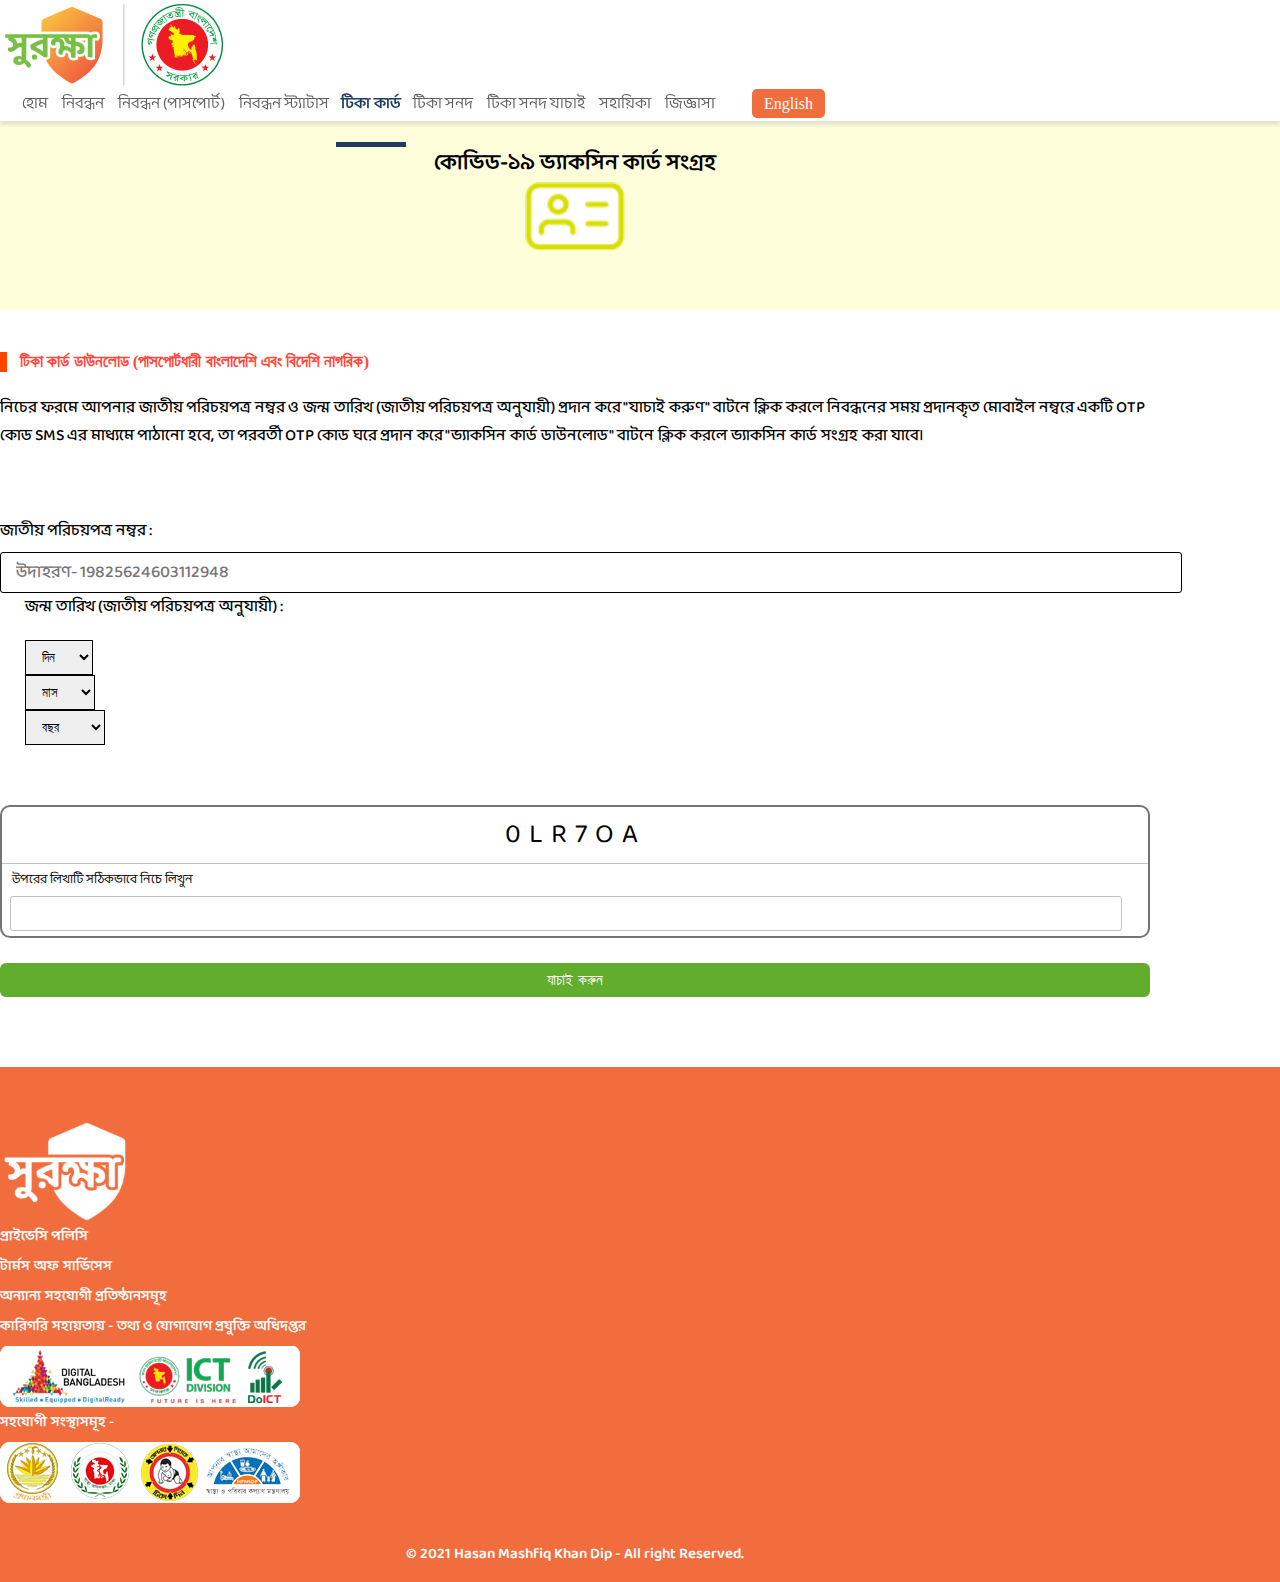
<file: tika-card.html>
<!DOCTYPE html>
<html lang="en">
  <head>
    <meta charset="UTF-8" />
    <meta http-equiv="X-UA-Compatible" content="IE=edge" />
    <meta name="viewport" content="width=device-width, initial-scale=1.0" />
    <link rel="icon" href="img/map.png" />
    <title>surokkha.gov.bd/home</title>
    <!-- google font -->
    <link rel="preconnect" href="https://fonts.googleapis.com" />
    <link rel="preconnect" href="https://fonts.gstatic.com" crossorigin />
    <link
      href="https://fonts.googleapis.com/css2?family=Baloo+Da+2:wght@400;500;600;700;800&display=swap"
      rel="stylesheet"
    />
    <!-- bootstrap -->
    <link
      href="https://cdn.jsdelivr.net/npm/bootstrap@5.0.0-beta3/dist/css/bootstrap.min.css"
      rel="stylesheet"
      integrity="sha384-eOJMYsd53ii+scO/bJGFsiCZc+5NDVN2yr8+0RDqr0Ql0h+rP48ckxlpbzKgwra6"
      crossorigin="anonymous"
    />
    <script
      src="https://cdn.jsdelivr.net/npm/bootstrap@5.0.0-beta3/dist/js/bootstrap.bundle.min.js"
      integrity="sha384-JEW9xMcG8R+pH31jmWH6WWP0WintQrMb4s7ZOdauHnUtxwoG2vI5DkLtS3qm9Ekf"
      crossorigin="anonymous"
    ></script>
    <link
      rel="stylesheet"
      href="https://maxcdn.bootstrapcdn.com/font-awesome/4.5.0/css/font-awesome.min.css"
    />
    <!-- font awesome -->
    <link
      rel="stylesheet"
      href="https://cdnjs.cloudflare.com/ajax/libs/font-awesome/5.15.3/css/all.min.css"
      integrity="sha512-iBBXm8fW90+nuLcSKlbmrPcLa0OT92xO1BIsZ+ywDWZCvqsWgccV3gFoRBv0z+8dLJgyAHIhR35VZc2oM/gI1w=="
      crossorigin="anonymous"
      referrerpolicy="no-referrer"
    />
    <!-- main css -->
    <link rel="stylesheet" href="style.css" />
    <link rel="stylesheet" href="responsive.css" />
  </head>
  <body>
    <section>
      <div class="header-section">
        <div class="container container-lg container-md">
          <div class="row">
            <div class="col-lg-3 col-md-6 col-sm-6">
              <div class="hdr-all">
                <a href="index.html" class="web-logo">
                  <img src="img/main-log.png" alt="" />
                </a>
              </div>
            </div>
            <div class="col-lg-9 col-md-6 col-sm-6">
              <div class="hdr-navbar">
                <input type="checkbox" class="mobile-menu-check" />
                <div class="mobile-menu">
                  <span><i class="fa fa-bars" aria-hidden="true"></i></span>
                </div>
                <ul>
                  <li>
                    <a href="index.html">হোম</a>
                  </li>
                  <li>
                    <a href="registration.html">নিবন্ধন</a>
                  </li>
                  <li>
                    <a href="registration(passport).html">নিবন্ধন (পাসপোর্ট)</a>
                  </li>
                  <li>
                    <a href="registration-status.html">নিবন্ধন স্ট্যাটাস</a>
                  </li>
                  <li>
                    <a href="tika-card.html" class="actv-nav">টিকা কার্ড</a>
                  </li>
                  <li>
                    <a href="tika-sanad.html">টিকা সনদ</a>
                  </li>
                  <li>
                    <a href="tika-sanad-check.html">টিকা সনদ যাচাই</a>
                  </li>
                  <li>
                    <a href="shohayika.html">সহায়িকা</a>
                  </li>
                  <li>
                    <a href="ask.html">জিজ্ঞাসা</a>
                  </li>
                  <div class="hdr-btn">
                    <a href="#">English</a>
                  </div>
                </ul>
              </div>
            </div>
          </div>
        </div>
      </div>
    </section>

    <section>
      <div class="covid-reg-form reg-stat card-stat">
        <div class="container">
          <div class="row">
            <div class="col-lg-6">
              <div class="covid-reg-txt">
                <h5>কোভিড-১৯ ভ্যাকসিন কার্ড সংগ্রহ</h5>
              </div>
            </div>
            <div class="col-lg-6">
              <div class="covid-reg-img reg-chec">
                <img src="img/t-card.png" alt="" />
              </div>
            </div>
          </div>
        </div>
      </div>
    </section>

    <section>
      <div class="reg-alert-section">
        <div class="container">
          <div class="row">
            <div class="col-lg-12">
              <div class="reg-alert-txt">
                <div class="vp-text reg-txt tika-txt">
                  <h3 class="reg-page-txt">
                    <a href="#"
                      >টিকা কার্ড ডাউনলোড (পাসপোর্টধারী বাংলাদেশি এবং বিদেশি
                      নাগরিক)</a
                    >
                  </h3>
                </div>
                <p>
                  নিচের ফরমে আপনার জাতীয় পরিচয়পত্র নম্বর ও জন্ম তারিখ (জাতীয়
                  পরিচয়পত্র অনুযায়ী) প্রদান করে "যাচাই করুণ" বাটনে ক্লিক করলে
                  নিবন্ধনের সময় প্রদানকৃত মোবাইল নম্বরে একটি OTP কোড SMS এর
                  মাধ্যমে পাঠানো হবে, তা পরবর্তী OTP কোড ঘরে প্রদান করে
                  "ভ্যাকসিন কার্ড ডাউনলোড" বাটনে ক্লিক করলে ভ্যাকসিন কার্ড
                  সংগ্রহ করা যাবে।
                </p>
              </div>
            </div>
          </div>
        </div>
      </div>
    </section>

    <section>
      <div class="registration-page rp-stat">
        <div class="container">
          <div class="container">
            <div class="row">
              <div class="col-lg-4">
                <div class="option-manager">
                  <p>জাতীয় পরিচয়পত্র নম্বর :</p>
                  <input type="text" placeholder="উদাহরণ- 19825624603112948" />
                </div>
              </div>
              <div class="col-lg-4">
                <div class="birth-date-nid">
                  <div class="option-manager date-reg">
                    <p>জন্ম তারিখ (জাতীয় পরিচয়পত্র অনুযায়ী) :</p>
                  </div>
                  <div class="row">
                    <div class="col-md-4">
                      <select
                        class="form-select"
                        aria-label="Default select example"
                      >
                        <option selected>দিন</option>
                        <option value="01">১</option>
                        <option value="02">২</option>
                        <option value="03">৩</option>
                        <option value="04">৪</option>
                        <option value="05">৫</option>
                        <option value="06">৬</option>
                        <option value="07">৭</option>
                        <option value="08">৮</option>
                        <option value="09">৯</option>
                        <option value="10">১০</option>
                        <option value="11">১১</option>
                        <option value="12">১২</option>
                        <option value="13">১৩</option>
                        <option value="14">১৪</option>
                        <option value="15">১৫</option>
                        <option value="16">১৬</option>
                        <option value="17">১৭</option>
                        <option value="18">১৮</option>
                        <option value="19">১৯</option>
                        <option value="20">২০</option>
                        <option value="21">২১</option>
                        <option value="22">২২</option>
                        <option value="23">২৩</option>
                        <option value="24">২৪</option>
                        <option value="25">২৫</option>
                        <option value="26">২৬</option>
                        <option value="27">২৭</option>
                        <option value="28">২৮</option>
                        <option value="29">২৯</option>
                        <option value="30">৩০</option>
                        <option value="31">৩১</option>
                      </select>
                    </div>
                    <div class="col-md-4">
                      <select
                        class="form-select"
                        aria-label="Default select example"
                      >
                        <option selected>মাস</option>
                        <option value="01">১</option>
                        <option value="02">২</option>
                        <option value="03">৩</option>
                        <option value="04">৪</option>
                        <option value="05">৫</option>
                        <option value="06">৬</option>
                        <option value="07">৭</option>
                        <option value="08">৮</option>
                        <option value="09">৯</option>
                        <option value="10">১০</option>
                        <option value="11">১১</option>
                        <option value="12">১২</option>
                      </select>
                    </div>
                    <div class="col-md-4">
                      <select
                        class="form-select"
                        aria-label="Default select example"
                      >
                        <option selected>বছর</option>
                        <option value="2003">২০০৩</option>
                        <option value="2002">২০০২</option>
                        <option value="2001">২০০১</option>
                        <option value="2000">২০০০</option>
                        <option value="1999">১৯৯৯</option>
                        <option value="1998">১৯৯৮</option>
                        <option value="1997">১৯৯৭</option>
                        <option value="1996">১৯৯৬</option>
                        <option value="1995">১৯৯৫</option>
                        <option value="1994">১৯৯৪</option>
                        <option value="1993">১৯৯৩</option>
                        <option value="1992">১৯৯২</option>
                        <option value="1991">১৯৯১</option>
                        <option value="1990">১৯৯০</option>
                        <option value="1989">১৯৮৯</option>
                        <option value="1988">১৯৮৮</option>
                        <option value="1987">১৯৮৭</option>
                        <option value="1986">১৯৮৬</option>
                        <option value="1985">১৯৮৫</option>
                        <option value="1984">১৯৮৪</option>
                        <option value="1983">১৯৮৩</option>
                        <option value="1982">১৯৮২</option>
                        <option value="1981">১৯৮১</option>
                        <option value="1980">১৯৮০</option>
                        <option value="1979">১৯৭৯</option>
                        <option value="1978">১৯৭৮</option>
                        <option value="1977">১৯৭৭</option>
                        <option value="1976">১৯৭৬</option>
                        <option value="1975">১৯৭৫</option>
                        <option value="1974">১৯৭৪</option>
                        <option value="1973">১৯৭৩</option>
                        <option value="1972">১৯৭২</option>
                        <option value="1971">১৯৭১</option>
                        <option value="1970">১৯৭০</option>
                        <option value="1969">১৯৬৯</option>
                        <option value="1968">১৯৬৮</option>
                        <option value="1967">১৯৬৭</option>
                        <option value="1966">১৯৬৬</option>
                        <option value="1965">১৯৬৫</option>
                        <option value="1964">১৯৬৪</option>
                        <option value="1963">১৯৬৩</option>
                        <option value="1962">১৯৬২</option>
                        <option value="1961">১৯৬১</option>
                        <option value="1960">১৯৬০</option>
                        <option value="1959">১৯৫৯</option>
                        <option value="1958">১৯৫৮</option>
                        <option value="1957">১৯৫৭</option>
                        <option value="1956">১৯৫৬</option>
                        <option value="1955">১৯৫৫</option>
                        <option value="1954">১৯৫৪</option>
                        <option value="1953">১৯৫৩</option>
                        <option value="1952">১৯৫২</option>
                        <option value="1951">১৯৫১</option>
                        <option value="1950">১৯৫০</option>
                        <option value="1949">১৯৪৯</option>
                        <option value="1948">১৯৪৮</option>
                        <option value="1947">১৯৪৭</option>
                        <option value="1946">১৯৪৬</option>
                        <option value="1945">১৯৪৫</option>
                        <option value="1944">১৯৪৪</option>
                        <option value="1943">১৯৪৩</option>
                        <option value="1942">১৯৪২</option>
                        <option value="1941">১৯৪১</option>
                        <option value="1940">১৯৪০</option>
                        <option value="1939">১৯৩৯</option>
                        <option value="1938">১৯৩৮</option>
                        <option value="1937">১৯৩৭</option>
                        <option value="1936">১৯৩৬</option>
                        <option value="1935">১৯৩৫</option>
                        <option value="1934">১৯৩৪</option>
                        <option value="1933">১৯৩৩</option>
                        <option value="1932">১৯৩২</option>
                        <option value="1931">১৯৩১</option>
                        <option value="1930">১৯৩০</option>
                        <option value="1929">১৯২৯</option>
                        <option value="1928">১৯২৮</option>
                        <option value="1927">১৯২৭</option>
                        <option value="1926">১৯২৬</option>
                        <option value="1925">১৯২৫</option>
                        <option value="1924">১৯২৪</option>
                        <option value="1923">১৯২৩</option>
                        <option value="1922">১৯২২</option>
                        <option value="1921">১৯২১</option>
                        <option value="1920">১৯২০</option>
                        <option value="1919">১৯১৯</option>
                        <option value="1918">১৯১৮</option>
                        <option value="1917">১৯১৭</option>
                        <option value="1916">১৯১৬</option>
                        <option value="1915">১৯১৫</option>
                        <option value="1914">১৯১৪</option>
                        <option value="1913">১৯১৩</option>
                        <option value="1912">১৯১২</option>
                        <option value="1911">১৯১১</option>
                        <option value="1910">১৯১০</option>
                        <option value="1909">১৯০৯</option>
                        <option value="1908">১৯০৮</option>
                        <option value="1907">১৯০৭</option>
                        <option value="1906">১৯০৬</option>
                        <option value="1905">১৯০৫</option>
                        <option value="1904">১৯০৪</option>
                        <option value="1903">১৯০৩</option>
                        <option value="1902">১৯০২</option>
                        <option value="1901">১৯০১</option>
                        <option value="1900">১৯০০</option>
                      </select>
                    </div>
                  </div>
                </div>
              </div>
              <div class="col-lg-4"></div>
            </div>
            <div class="captcha-crctn">
              <div class="row">
                <div class="col-lg-4">
                  <div class="captcha-item">
                    <h6>0LR7OA</h6>
                    <p>উপরের লিখাটি সঠিকভাবে নিচে লিখুন</p>
                    <input type="text" />
                  </div>
                  <div class="captcha-btn">
                    <a href="#">
                      <button>যাচাই করুন</button>
                    </a>
                  </div>
                </div>
                <div class="col-lg-4"></div>
                <div class="col-lg-4"></div>
              </div>
            </div>
          </div>
        </div>
      </div>
    </section>

    <section>
      <div class="footer-section">
        <div class="container">
          <div class="row">
            <div class="col-lg-2 col-md-2 col-sm-12">
              <div class="footer-logo">
                <img src="img/footer-logo.svg" alt="" />
              </div>
            </div>
            <div class="col-lg-2 col-md-2 col-sm-12">
              <div class="footer-list">
                <ul>
                  <li><a href="#">প্রাইভেসি পলিসি</a></li>
                  <li><a href="#">টার্মস অফ সার্ভিসেস</a></li>
                  <li><a href="#">অন্যান্য সহযোগী প্রতিষ্ঠানসমূহ</a></li>
                </ul>
              </div>
            </div>
            <div class="col-lg-4 col-md-4 col-sm-12">
              <div class="footer-item">
                <p>
                  কারিগরি সহায়তায় - তথ্য ও যোগাযোগ প্রযুক্তি অধিদপ্তর &nbsp;
                </p>
                <img src="img/home-footer-1.png" alt="" />
              </div>
            </div>
            <div class="col-lg-4 col-md-4 col-sm-12">
              <div class="footer-item">
                <p>সহযোগী সংস্থাসমূহ - &nbsp;</p>
                <img src="img/home-footer-2.png" alt="" />
              </div>
            </div>
          </div>
          <div class="row">
            <div class="col-lg-12 col-md-12 col-sm-12">
              <div class="footer-copyrigth">
                <p>© 2021 Hasan Mashfiq Khan Dip - All right Reserved.</p>
              </div>
            </div>
          </div>
        </div>
      </div>
    </section>
  </body>
</html>
</file>
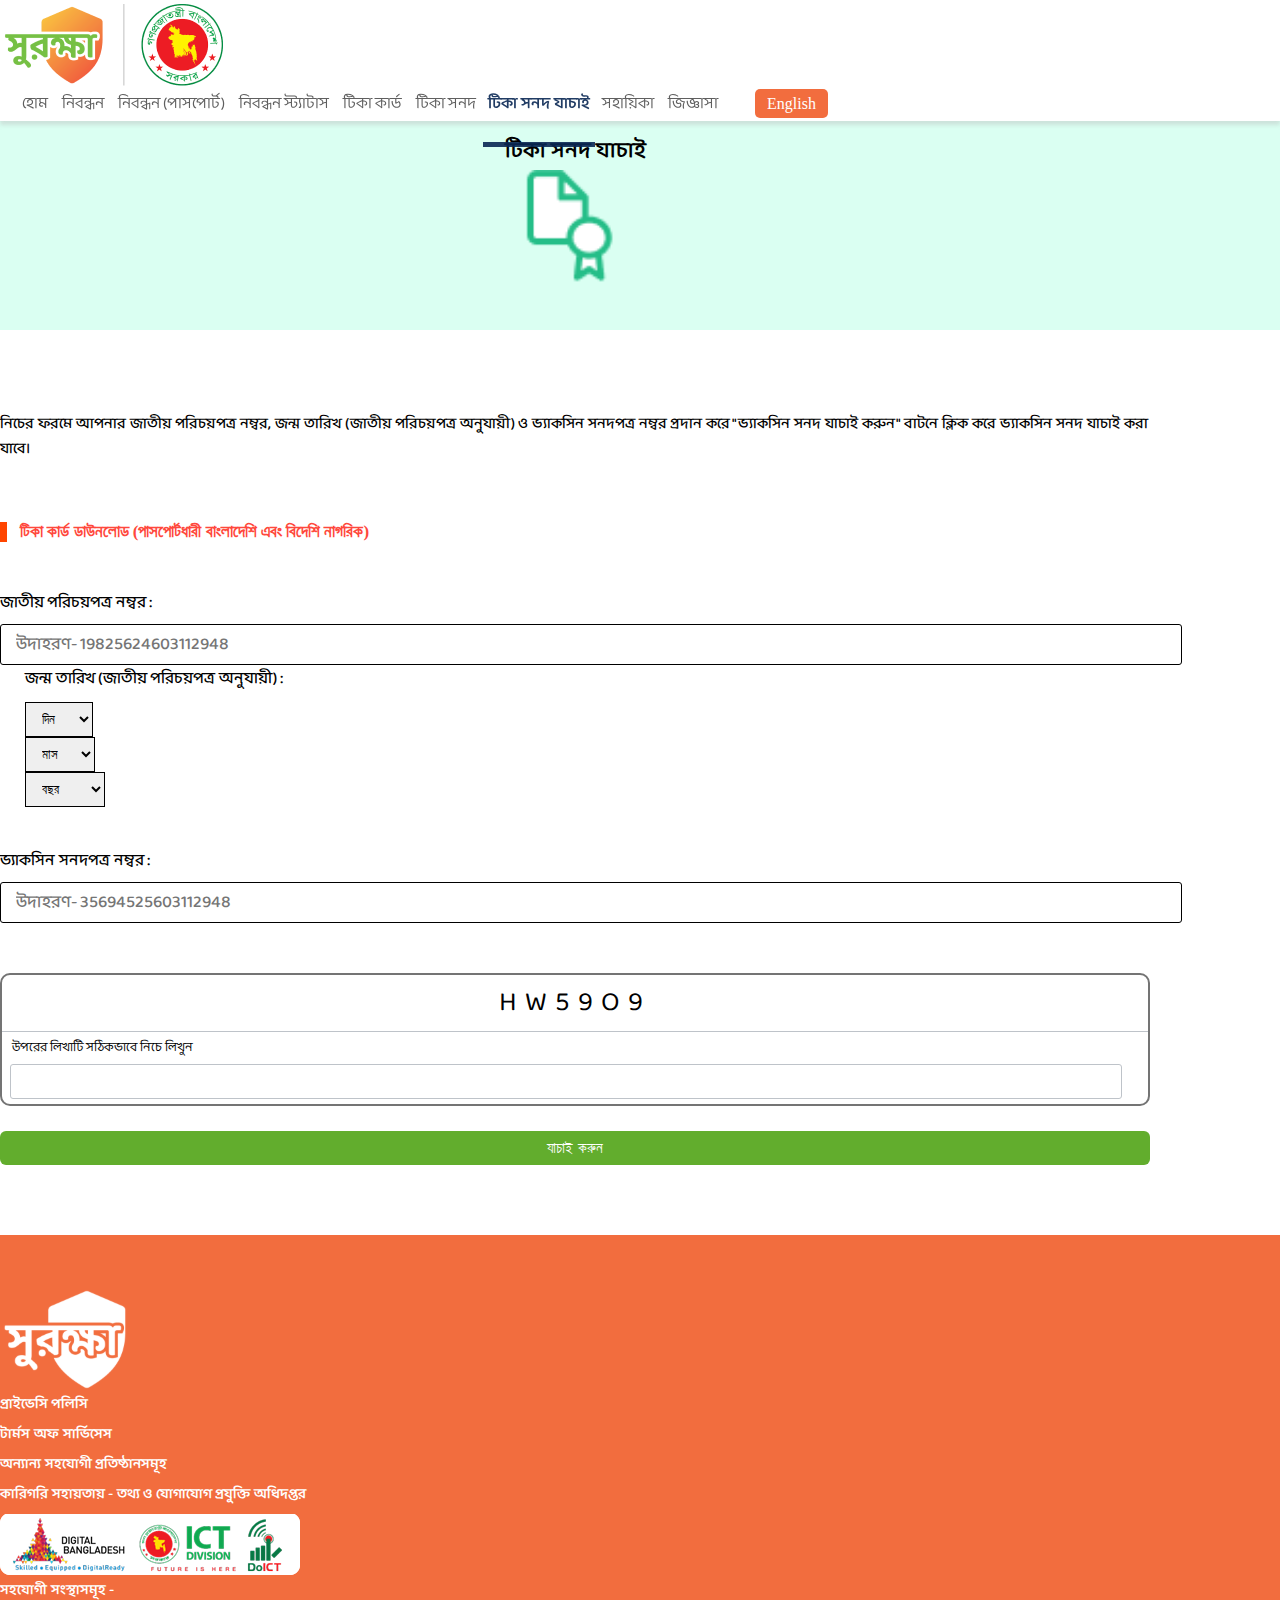
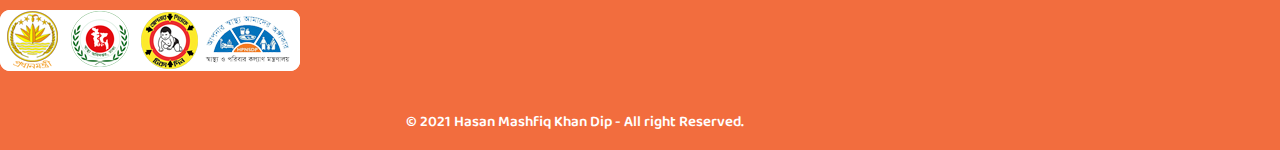
<file: tika-sanad-check.html>
<!DOCTYPE html>
<html lang="en">
  <head>
    <meta charset="UTF-8" />
    <meta http-equiv="X-UA-Compatible" content="IE=edge" />
    <meta name="viewport" content="width=device-width, initial-scale=1.0" />
    <link rel="icon" href="img/map.png" />
    <title>surokkha.gov.bd/home</title>
    <!-- google font -->
    <link rel="preconnect" href="https://fonts.googleapis.com" />
    <link rel="preconnect" href="https://fonts.gstatic.com" crossorigin />
    <link
      href="https://fonts.googleapis.com/css2?family=Baloo+Da+2:wght@400;500;600;700;800&display=swap"
      rel="stylesheet"
    />
    <!-- bootstrap -->
    <link
      href="https://cdn.jsdelivr.net/npm/bootstrap@5.0.0-beta3/dist/css/bootstrap.min.css"
      rel="stylesheet"
      integrity="sha384-eOJMYsd53ii+scO/bJGFsiCZc+5NDVN2yr8+0RDqr0Ql0h+rP48ckxlpbzKgwra6"
      crossorigin="anonymous"
    />
    <script
      src="https://cdn.jsdelivr.net/npm/bootstrap@5.0.0-beta3/dist/js/bootstrap.bundle.min.js"
      integrity="sha384-JEW9xMcG8R+pH31jmWH6WWP0WintQrMb4s7ZOdauHnUtxwoG2vI5DkLtS3qm9Ekf"
      crossorigin="anonymous"
    ></script>
    <link
      rel="stylesheet"
      href="https://maxcdn.bootstrapcdn.com/font-awesome/4.5.0/css/font-awesome.min.css"
    />
    <!-- font awesome -->
    <link
      rel="stylesheet"
      href="https://cdnjs.cloudflare.com/ajax/libs/font-awesome/5.15.3/css/all.min.css"
      integrity="sha512-iBBXm8fW90+nuLcSKlbmrPcLa0OT92xO1BIsZ+ywDWZCvqsWgccV3gFoRBv0z+8dLJgyAHIhR35VZc2oM/gI1w=="
      crossorigin="anonymous"
      referrerpolicy="no-referrer"
    />
    <!-- main css -->
    <link rel="stylesheet" href="style.css" />
    <link rel="stylesheet" href="responsive.css" />
  </head>
  <body>
    <section>
      <div class="header-section">
        <div class="container container-lg container-md">
          <div class="row">
            <div class="col-lg-3 col-md-6 col-sm-6">
              <div class="hdr-all">
                <a href="index.html" class="web-logo">
                  <img src="img/main-log.png" alt="" />
                </a>
              </div>
            </div>
            <div class="col-lg-9 col-md-6 col-sm-6">
              <div class="hdr-navbar">
                <input type="checkbox" class="mobile-menu-check" />
                <div class="mobile-menu">
                  <span><i class="fa fa-bars" aria-hidden="true"></i></span>
                </div>
                <ul>
                  <li>
                    <a href="index.html">হোম</a>
                  </li>
                  <li>
                    <a href="registration.html">নিবন্ধন</a>
                  </li>
                  <li>
                    <a href="registration(passport).html">নিবন্ধন (পাসপোর্ট)</a>
                  </li>
                  <li>
                    <a href="registration-status.html">নিবন্ধন স্ট্যাটাস</a>
                  </li>
                  <li>
                    <a href="tika-card.html">টিকা কার্ড</a>
                  </li>
                  <li>
                    <a href="tika-sanad.html">টিকা সনদ</a>
                  </li>
                  <li>
                    <a href="tika-sanad-check.html" class="actv-nav"
                      >টিকা সনদ যাচাই</a
                    >
                  </li>
                  <li>
                    <a href="shohayika.html">সহায়িকা</a>
                  </li>
                  <li>
                    <a href="ask.html">জিজ্ঞাসা</a>
                  </li>
                  <div class="hdr-btn">
                    <a href="#">English</a>
                  </div>
                </ul>
              </div>
            </div>
          </div>
        </div>
      </div>
    </section>

    <section>
      <div class="covid-reg-form reg-stat card-stat sanad-stat">
        <div class="container">
          <div class="row">
            <div class="col-lg-6">
              <div class="covid-reg-txt">
                <h5>টিকা সনদ যাচাই</h5>
              </div>
            </div>
            <div class="col-lg-6">
              <div class="covid-reg-img reg-chec">
                <img src="img/card-file.png" alt="" />
              </div>
            </div>
          </div>
        </div>
      </div>
    </section>

    <section>
      <div class="reg-alert-section tika-stat">
        <div class="container">
          <div class="row">
            <div class="col-lg-12">
              <div class="tika-alert-txt">
                <p>
                  নিচের ফরমে আপনার জাতীয় পরিচয়পত্র নম্বর, জন্ম তারিখ (জাতীয়
                  পরিচয়পত্র অনুযায়ী) ও ভ্যাকসিন সনদপত্র নম্বর প্রদান করে
                  "ভ্যাকসিন সনদ যাচাই করুন" বাটনে ক্লিক করে ভ্যাকসিন সনদ যাচাই
                  করা যাবে।
                </p>
              </div>
              <div class="reg-alert-txt">
                <div class="vp-text reg-txt tika-txt">
                  <h3 class="reg-page-txt">
                    <a href="#"
                      >টিকা কার্ড ডাউনলোড (পাসপোর্টধারী বাংলাদেশি এবং বিদেশি
                      নাগরিক)</a
                    >
                  </h3>
                </div>
              </div>
            </div>
          </div>
        </div>
      </div>
    </section>

    <section>
      <div class="registration-page rp-stat">
        <div class="container">
          <div class="row">
            <div class="col-lg-4">
              <div class="option-manager">
                <p>জাতীয় পরিচয়পত্র নম্বর :</p>
                <input type="text" placeholder="উদাহরণ- 19825624603112948" />
              </div>
            </div>
            <div class="col-lg-4">
              <div class="birth-date-nid">
                <div class="option-manager date-reg tika-reg">
                  <p>জন্ম তারিখ (জাতীয় পরিচয়পত্র অনুযায়ী) :</p>
                </div>
                <div class="row">
                  <div class="col-md-4">
                    <select
                      class="form-select"
                      aria-label="Default select example"
                    >
                      <option selected>দিন</option>
                      <option value="01">১</option>
                      <option value="02">২</option>
                      <option value="03">৩</option>
                      <option value="04">৪</option>
                      <option value="05">৫</option>
                      <option value="06">৬</option>
                      <option value="07">৭</option>
                      <option value="08">৮</option>
                      <option value="09">৯</option>
                      <option value="10">১০</option>
                      <option value="11">১১</option>
                      <option value="12">১২</option>
                      <option value="13">১৩</option>
                      <option value="14">১৪</option>
                      <option value="15">১৫</option>
                      <option value="16">১৬</option>
                      <option value="17">১৭</option>
                      <option value="18">১৮</option>
                      <option value="19">১৯</option>
                      <option value="20">২০</option>
                      <option value="21">২১</option>
                      <option value="22">২২</option>
                      <option value="23">২৩</option>
                      <option value="24">২৪</option>
                      <option value="25">২৫</option>
                      <option value="26">২৬</option>
                      <option value="27">২৭</option>
                      <option value="28">২৮</option>
                      <option value="29">২৯</option>
                      <option value="30">৩০</option>
                      <option value="31">৩১</option>
                    </select>
                  </div>
                  <div class="col-md-4">
                    <select
                      class="form-select"
                      aria-label="Default select example"
                    >
                      <option selected>মাস</option>
                      <option value="01">১</option>
                      <option value="02">২</option>
                      <option value="03">৩</option>
                      <option value="04">৪</option>
                      <option value="05">৫</option>
                      <option value="06">৬</option>
                      <option value="07">৭</option>
                      <option value="08">৮</option>
                      <option value="09">৯</option>
                      <option value="10">১০</option>
                      <option value="11">১১</option>
                      <option value="12">১২</option>
                    </select>
                  </div>
                  <div class="col-md-4">
                    <select
                      class="form-select"
                      aria-label="Default select example"
                    >
                      <option selected>বছর</option>
                      <option value="2003">২০০৩</option>
                      <option value="2002">২০০২</option>
                      <option value="2001">২০০১</option>
                      <option value="2000">২০০০</option>
                      <option value="1999">১৯৯৯</option>
                      <option value="1998">১৯৯৮</option>
                      <option value="1997">১৯৯৭</option>
                      <option value="1996">১৯৯৬</option>
                      <option value="1995">১৯৯৫</option>
                      <option value="1994">১৯৯৪</option>
                      <option value="1993">১৯৯৩</option>
                      <option value="1992">১৯৯২</option>
                      <option value="1991">১৯৯১</option>
                      <option value="1990">১৯৯০</option>
                      <option value="1989">১৯৮৯</option>
                      <option value="1988">১৯৮৮</option>
                      <option value="1987">১৯৮৭</option>
                      <option value="1986">১৯৮৬</option>
                      <option value="1985">১৯৮৫</option>
                      <option value="1984">১৯৮৪</option>
                      <option value="1983">১৯৮৩</option>
                      <option value="1982">১৯৮২</option>
                      <option value="1981">১৯৮১</option>
                      <option value="1980">১৯৮০</option>
                      <option value="1979">১৯৭৯</option>
                      <option value="1978">১৯৭৮</option>
                      <option value="1977">১৯৭৭</option>
                      <option value="1976">১৯৭৬</option>
                      <option value="1975">১৯৭৫</option>
                      <option value="1974">১৯৭৪</option>
                      <option value="1973">১৯৭৩</option>
                      <option value="1972">১৯৭২</option>
                      <option value="1971">১৯৭১</option>
                      <option value="1970">১৯৭০</option>
                      <option value="1969">১৯৬৯</option>
                      <option value="1968">১৯৬৮</option>
                      <option value="1967">১৯৬৭</option>
                      <option value="1966">১৯৬৬</option>
                      <option value="1965">১৯৬৫</option>
                      <option value="1964">১৯৬৪</option>
                      <option value="1963">১৯৬৩</option>
                      <option value="1962">১৯৬২</option>
                      <option value="1961">১৯৬১</option>
                      <option value="1960">১৯৬০</option>
                      <option value="1959">১৯৫৯</option>
                      <option value="1958">১৯৫৮</option>
                      <option value="1957">১৯৫৭</option>
                      <option value="1956">১৯৫৬</option>
                      <option value="1955">১৯৫৫</option>
                      <option value="1954">১৯৫৪</option>
                      <option value="1953">১৯৫৩</option>
                      <option value="1952">১৯৫২</option>
                      <option value="1951">১৯৫১</option>
                      <option value="1950">১৯৫০</option>
                      <option value="1949">১৯৪৯</option>
                      <option value="1948">১৯৪৮</option>
                      <option value="1947">১৯৪৭</option>
                      <option value="1946">১৯৪৬</option>
                      <option value="1945">১৯৪৫</option>
                      <option value="1944">১৯৪৪</option>
                      <option value="1943">১৯৪৩</option>
                      <option value="1942">১৯৪২</option>
                      <option value="1941">১৯৪১</option>
                      <option value="1940">১৯৪০</option>
                      <option value="1939">১৯৩৯</option>
                      <option value="1938">১৯৩৮</option>
                      <option value="1937">১৯৩৭</option>
                      <option value="1936">১৯৩৬</option>
                      <option value="1935">১৯৩৫</option>
                      <option value="1934">১৯৩৪</option>
                      <option value="1933">১৯৩৩</option>
                      <option value="1932">১৯৩২</option>
                      <option value="1931">১৯৩১</option>
                      <option value="1930">১৯৩০</option>
                      <option value="1929">১৯২৯</option>
                      <option value="1928">১৯২৮</option>
                      <option value="1927">১৯২৭</option>
                      <option value="1926">১৯২৬</option>
                      <option value="1925">১৯২৫</option>
                      <option value="1924">১৯২৪</option>
                      <option value="1923">১৯২৩</option>
                      <option value="1922">১৯২২</option>
                      <option value="1921">১৯২১</option>
                      <option value="1920">১৯২০</option>
                      <option value="1919">১৯১৯</option>
                      <option value="1918">১৯১৮</option>
                      <option value="1917">১৯১৭</option>
                      <option value="1916">১৯১৬</option>
                      <option value="1915">১৯১৫</option>
                      <option value="1914">১৯১৪</option>
                      <option value="1913">১৯১৩</option>
                      <option value="1912">১৯১২</option>
                      <option value="1911">১৯১১</option>
                      <option value="1910">১৯১০</option>
                      <option value="1909">১৯০৯</option>
                      <option value="1908">১৯০৮</option>
                      <option value="1907">১৯০৭</option>
                      <option value="1906">১৯০৬</option>
                      <option value="1905">১৯০৫</option>
                      <option value="1904">১৯০৪</option>
                      <option value="1903">১৯০৩</option>
                      <option value="1902">১৯০২</option>
                      <option value="1901">১৯০১</option>
                      <option value="1900">১৯০০</option>
                    </select>
                  </div>
                </div>
              </div>
            </div>
            <div class="col-lg-4"></div>
          </div>
          <div class="captcha-crctn tika-s-crctn">
            <div class="row">
              <div class="col-lg-4">
                <div class="option-manager">
                  <p>ভ্যাকসিন সনদপত্র নম্বর :</p>
                  <input type="text" placeholder="উদাহরণ- 35694525603112948" />
                </div>
                <div class="captcha-item tika-captcha">
                  <h6>HW59O9</h6>
                  <p>উপরের লিখাটি সঠিকভাবে নিচে লিখুন</p>
                  <input type="text" />
                </div>
                <div class="captcha-btn">
                  <a href="#">
                    <button>যাচাই করুন</button>
                  </a>
                </div>
              </div>
              <div class="col-lg-4"></div>
              <div class="col-lg-4"></div>
            </div>
          </div>
        </div>
      </div>
    </section>

    <section>
      <div class="footer-section">
        <div class="container">
          <div class="row">
            <div class="col-lg-2 col-md-2 col-sm-12">
              <div class="footer-logo">
                <img src="img/footer-logo.svg" alt="" />
              </div>
            </div>
            <div class="col-lg-2 col-md-2 col-sm-12">
              <div class="footer-list">
                <ul>
                  <li><a href="#">প্রাইভেসি পলিসি</a></li>
                  <li><a href="#">টার্মস অফ সার্ভিসেস</a></li>
                  <li><a href="#">অন্যান্য সহযোগী প্রতিষ্ঠানসমূহ</a></li>
                </ul>
              </div>
            </div>
            <div class="col-lg-4 col-md-4 col-sm-12">
              <div class="footer-item">
                <p>
                  কারিগরি সহায়তায় - তথ্য ও যোগাযোগ প্রযুক্তি অধিদপ্তর &nbsp;
                </p>
                <img src="img/home-footer-1.png" alt="" />
              </div>
            </div>
            <div class="col-lg-4 col-md-4 col-sm-12">
              <div class="footer-item">
                <p>সহযোগী সংস্থাসমূহ - &nbsp;</p>
                <img src="img/home-footer-2.png" alt="" />
              </div>
            </div>
          </div>
          <div class="row">
            <div class="col-lg-12 col-md-12 col-sm-12">
              <div class="footer-copyrigth">
                <p>© 2021 Hasan Mashfiq Khan Dip - All right Reserved.</p>
              </div>
            </div>
          </div>
        </div>
      </div>
    </section>
  </body>
</html>
</file>
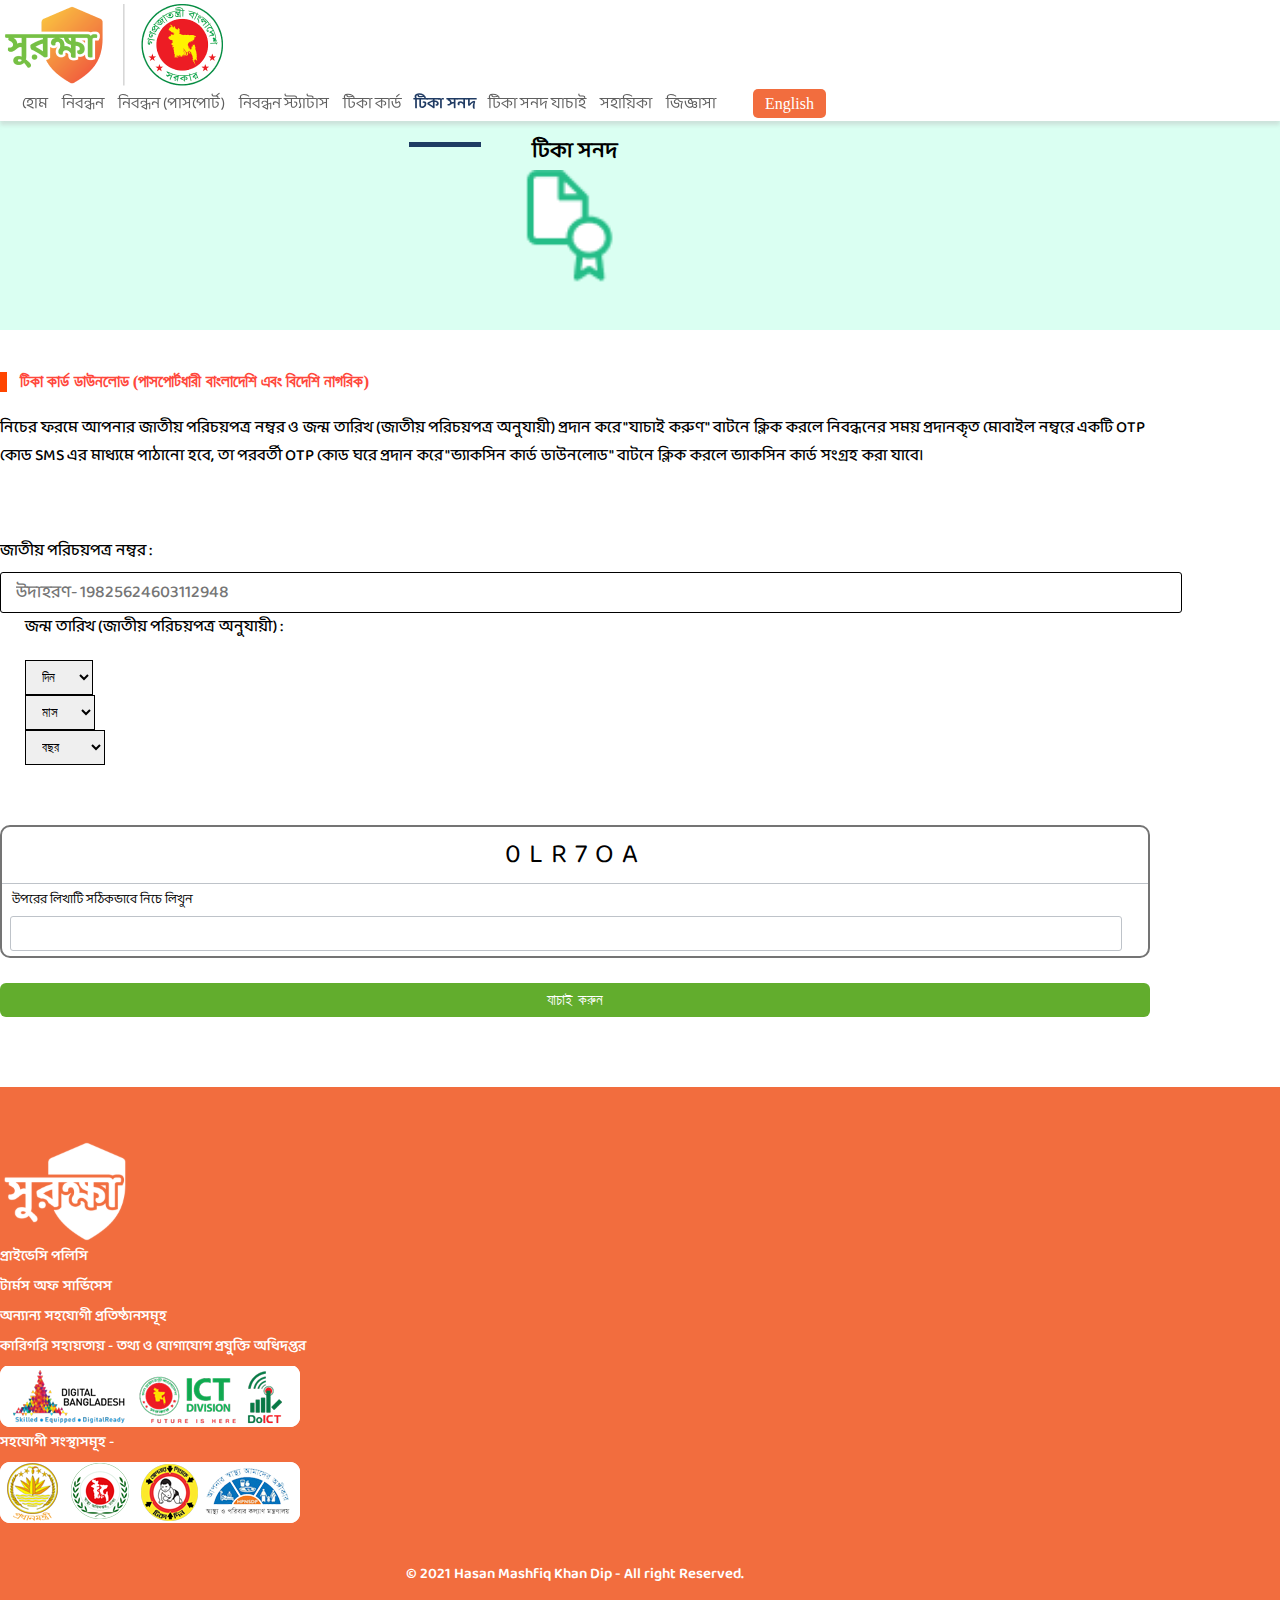
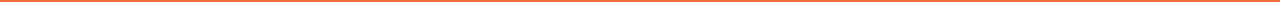
<file: tika-sanad.html>
<!DOCTYPE html>
<html lang="en">
  <head>
    <meta charset="UTF-8" />
    <meta http-equiv="X-UA-Compatible" content="IE=edge" />
    <meta name="viewport" content="width=device-width, initial-scale=1.0" />
    <link rel="icon" href="img/map.png" />
    <title>surokkha.gov.bd/home</title>
    <!-- google font -->
    <link rel="preconnect" href="https://fonts.googleapis.com" />
    <link rel="preconnect" href="https://fonts.gstatic.com" crossorigin />
    <link
      href="https://fonts.googleapis.com/css2?family=Baloo+Da+2:wght@400;500;600;700;800&display=swap"
      rel="stylesheet"
    />
    <!-- bootstrap -->
    <link
      href="https://cdn.jsdelivr.net/npm/bootstrap@5.0.0-beta3/dist/css/bootstrap.min.css"
      rel="stylesheet"
      integrity="sha384-eOJMYsd53ii+scO/bJGFsiCZc+5NDVN2yr8+0RDqr0Ql0h+rP48ckxlpbzKgwra6"
      crossorigin="anonymous"
    />
    <script
      src="https://cdn.jsdelivr.net/npm/bootstrap@5.0.0-beta3/dist/js/bootstrap.bundle.min.js"
      integrity="sha384-JEW9xMcG8R+pH31jmWH6WWP0WintQrMb4s7ZOdauHnUtxwoG2vI5DkLtS3qm9Ekf"
      crossorigin="anonymous"
    ></script>
    <link
      rel="stylesheet"
      href="https://maxcdn.bootstrapcdn.com/font-awesome/4.5.0/css/font-awesome.min.css"
    />
    <!-- font awesome -->
    <link
      rel="stylesheet"
      href="https://cdnjs.cloudflare.com/ajax/libs/font-awesome/5.15.3/css/all.min.css"
      integrity="sha512-iBBXm8fW90+nuLcSKlbmrPcLa0OT92xO1BIsZ+ywDWZCvqsWgccV3gFoRBv0z+8dLJgyAHIhR35VZc2oM/gI1w=="
      crossorigin="anonymous"
      referrerpolicy="no-referrer"
    />
    <!-- main css -->
    <link rel="stylesheet" href="style.css" />
    <link rel="stylesheet" href="responsive.css" />
  </head>
  <body>
    <section>
      <div class="header-section">
        <div class="container container-lg container-md">
          <div class="row">
            <div class="col-lg-3 col-md-6 col-sm-6">
              <div class="hdr-all">
                <a href="index.html" class="web-logo">
                  <img src="img/main-log.png" alt="" />
                </a>
              </div>
            </div>
            <div class="col-lg-9 col-md-6 col-sm-6">
              <div class="hdr-navbar">
                <input type="checkbox" class="mobile-menu-check" />
                <div class="mobile-menu">
                  <span><i class="fa fa-bars" aria-hidden="true"></i></span>
                </div>
                <ul>
                  <li>
                    <a href="index.html">হোম</a>
                  </li>
                  <li>
                    <a href="registration.html">নিবন্ধন</a>
                  </li>
                  <li>
                    <a href="registration(passport).html">নিবন্ধন (পাসপোর্ট)</a>
                  </li>
                  <li>
                    <a href="registration-status.html">নিবন্ধন স্ট্যাটাস</a>
                  </li>
                  <li>
                    <a href="tika-card.html">টিকা কার্ড</a>
                  </li>
                  <li>
                    <a href="tika-sanad.html" class="actv-nav">টিকা সনদ</a>
                  </li>
                  <li>
                    <a href="tika-sanad-check.html">টিকা সনদ যাচাই</a>
                  </li>
                  <li>
                    <a href="shohayika.html">সহায়িকা</a>
                  </li>
                  <li>
                    <a href="ask.html">জিজ্ঞাসা</a>
                  </li>
                  <div class="hdr-btn">
                    <a href="#">English</a>
                  </div>
                </ul>
              </div>
            </div>
          </div>
        </div>
      </div>
    </section>

    <section>
      <div class="covid-reg-form reg-stat card-stat sanad-stat">
        <div class="container">
          <div class="row">
            <div class="col-lg-6">
              <div class="covid-reg-txt">
                <h5>টিকা সনদ</h5>
              </div>
            </div>
            <div class="col-lg-6">
              <div class="covid-reg-img reg-chec">
                <img src="img/card-file.png" alt="" />
              </div>
            </div>
          </div>
        </div>
      </div>
    </section>

    <section>
      <div class="reg-alert-section">
        <div class="container">
          <div class="row">
            <div class="col-lg-12">
              <div class="reg-alert-txt">
                <div class="vp-text reg-txt tika-txt">
                  <h3 class="reg-page-txt">
                    <a href="#"
                      >টিকা কার্ড ডাউনলোড (পাসপোর্টধারী বাংলাদেশি এবং বিদেশি
                      নাগরিক)</a
                    >
                  </h3>
                </div>
                <p>
                  নিচের ফরমে আপনার জাতীয় পরিচয়পত্র নম্বর ও জন্ম তারিখ (জাতীয়
                  পরিচয়পত্র অনুযায়ী) প্রদান করে "যাচাই করুণ" বাটনে ক্লিক করলে
                  নিবন্ধনের সময় প্রদানকৃত মোবাইল নম্বরে একটি OTP কোড SMS এর
                  মাধ্যমে পাঠানো হবে, তা পরবর্তী OTP কোড ঘরে প্রদান করে
                  "ভ্যাকসিন কার্ড ডাউনলোড" বাটনে ক্লিক করলে ভ্যাকসিন কার্ড
                  সংগ্রহ করা যাবে।
                </p>
              </div>
            </div>
          </div>
        </div>
      </div>
    </section>

    <section>
      <div class="registration-page rp-stat">
        <div class="container">
          <div class="row">
            <div class="col-lg-4">
              <div class="option-manager">
                <p>জাতীয় পরিচয়পত্র নম্বর :</p>
                <input type="text" placeholder="উদাহরণ- 19825624603112948" />
              </div>
            </div>
            <div class="col-lg-4">
              <div class="birth-date-nid">
                <div class="option-manager date-reg">
                  <p>জন্ম তারিখ (জাতীয় পরিচয়পত্র অনুযায়ী) :</p>
                </div>
                <div class="row">
                  <div class="col-md-4">
                    <select
                      class="form-select"
                      aria-label="Default select example"
                    >
                      <option selected>দিন</option>
                      <option value="01">১</option>
                      <option value="02">২</option>
                      <option value="03">৩</option>
                      <option value="04">৪</option>
                      <option value="05">৫</option>
                      <option value="06">৬</option>
                      <option value="07">৭</option>
                      <option value="08">৮</option>
                      <option value="09">৯</option>
                      <option value="10">১০</option>
                      <option value="11">১১</option>
                      <option value="12">১২</option>
                      <option value="13">১৩</option>
                      <option value="14">১৪</option>
                      <option value="15">১৫</option>
                      <option value="16">১৬</option>
                      <option value="17">১৭</option>
                      <option value="18">১৮</option>
                      <option value="19">১৯</option>
                      <option value="20">২০</option>
                      <option value="21">২১</option>
                      <option value="22">২২</option>
                      <option value="23">২৩</option>
                      <option value="24">২৪</option>
                      <option value="25">২৫</option>
                      <option value="26">২৬</option>
                      <option value="27">২৭</option>
                      <option value="28">২৮</option>
                      <option value="29">২৯</option>
                      <option value="30">৩০</option>
                      <option value="31">৩১</option>
                    </select>
                  </div>
                  <div class="col-md-4">
                    <select
                      class="form-select"
                      aria-label="Default select example"
                    >
                      <option selected>মাস</option>
                      <option value="01">১</option>
                      <option value="02">২</option>
                      <option value="03">৩</option>
                      <option value="04">৪</option>
                      <option value="05">৫</option>
                      <option value="06">৬</option>
                      <option value="07">৭</option>
                      <option value="08">৮</option>
                      <option value="09">৯</option>
                      <option value="10">১০</option>
                      <option value="11">১১</option>
                      <option value="12">১২</option>
                    </select>
                  </div>
                  <div class="col-md-4">
                    <select
                      class="form-select"
                      aria-label="Default select example"
                    >
                      <option selected>বছর</option>
                      <option value="2003">২০০৩</option>
                      <option value="2002">২০০২</option>
                      <option value="2001">২০০১</option>
                      <option value="2000">২০০০</option>
                      <option value="1999">১৯৯৯</option>
                      <option value="1998">১৯৯৮</option>
                      <option value="1997">১৯৯৭</option>
                      <option value="1996">১৯৯৬</option>
                      <option value="1995">১৯৯৫</option>
                      <option value="1994">১৯৯৪</option>
                      <option value="1993">১৯৯৩</option>
                      <option value="1992">১৯৯২</option>
                      <option value="1991">১৯৯১</option>
                      <option value="1990">১৯৯০</option>
                      <option value="1989">১৯৮৯</option>
                      <option value="1988">১৯৮৮</option>
                      <option value="1987">১৯৮৭</option>
                      <option value="1986">১৯৮৬</option>
                      <option value="1985">১৯৮৫</option>
                      <option value="1984">১৯৮৪</option>
                      <option value="1983">১৯৮৩</option>
                      <option value="1982">১৯৮২</option>
                      <option value="1981">১৯৮১</option>
                      <option value="1980">১৯৮০</option>
                      <option value="1979">১৯৭৯</option>
                      <option value="1978">১৯৭৮</option>
                      <option value="1977">১৯৭৭</option>
                      <option value="1976">১৯৭৬</option>
                      <option value="1975">১৯৭৫</option>
                      <option value="1974">১৯৭৪</option>
                      <option value="1973">১৯৭৩</option>
                      <option value="1972">১৯৭২</option>
                      <option value="1971">১৯৭১</option>
                      <option value="1970">১৯৭০</option>
                      <option value="1969">১৯৬৯</option>
                      <option value="1968">১৯৬৮</option>
                      <option value="1967">১৯৬৭</option>
                      <option value="1966">১৯৬৬</option>
                      <option value="1965">১৯৬৫</option>
                      <option value="1964">১৯৬৪</option>
                      <option value="1963">১৯৬৩</option>
                      <option value="1962">১৯৬২</option>
                      <option value="1961">১৯৬১</option>
                      <option value="1960">১৯৬০</option>
                      <option value="1959">১৯৫৯</option>
                      <option value="1958">১৯৫৮</option>
                      <option value="1957">১৯৫৭</option>
                      <option value="1956">১৯৫৬</option>
                      <option value="1955">১৯৫৫</option>
                      <option value="1954">১৯৫৪</option>
                      <option value="1953">১৯৫৩</option>
                      <option value="1952">১৯৫২</option>
                      <option value="1951">১৯৫১</option>
                      <option value="1950">১৯৫০</option>
                      <option value="1949">১৯৪৯</option>
                      <option value="1948">১৯৪৮</option>
                      <option value="1947">১৯৪৭</option>
                      <option value="1946">১৯৪৬</option>
                      <option value="1945">১৯৪৫</option>
                      <option value="1944">১৯৪৪</option>
                      <option value="1943">১৯৪৩</option>
                      <option value="1942">১৯৪২</option>
                      <option value="1941">১৯৪১</option>
                      <option value="1940">১৯৪০</option>
                      <option value="1939">১৯৩৯</option>
                      <option value="1938">১৯৩৮</option>
                      <option value="1937">১৯৩৭</option>
                      <option value="1936">১৯৩৬</option>
                      <option value="1935">১৯৩৫</option>
                      <option value="1934">১৯৩৪</option>
                      <option value="1933">১৯৩৩</option>
                      <option value="1932">১৯৩২</option>
                      <option value="1931">১৯৩১</option>
                      <option value="1930">১৯৩০</option>
                      <option value="1929">১৯২৯</option>
                      <option value="1928">১৯২৮</option>
                      <option value="1927">১৯২৭</option>
                      <option value="1926">১৯২৬</option>
                      <option value="1925">১৯২৫</option>
                      <option value="1924">১৯২৪</option>
                      <option value="1923">১৯২৩</option>
                      <option value="1922">১৯২২</option>
                      <option value="1921">১৯২১</option>
                      <option value="1920">১৯২০</option>
                      <option value="1919">১৯১৯</option>
                      <option value="1918">১৯১৮</option>
                      <option value="1917">১৯১৭</option>
                      <option value="1916">১৯১৬</option>
                      <option value="1915">১৯১৫</option>
                      <option value="1914">১৯১৪</option>
                      <option value="1913">১৯১৩</option>
                      <option value="1912">১৯১২</option>
                      <option value="1911">১৯১১</option>
                      <option value="1910">১৯১০</option>
                      <option value="1909">১৯০৯</option>
                      <option value="1908">১৯০৮</option>
                      <option value="1907">১৯০৭</option>
                      <option value="1906">১৯০৬</option>
                      <option value="1905">১৯০৫</option>
                      <option value="1904">১৯০৪</option>
                      <option value="1903">১৯০৩</option>
                      <option value="1902">১৯০২</option>
                      <option value="1901">১৯০১</option>
                      <option value="1900">১৯০০</option>
                    </select>
                  </div>
                </div>
              </div>
            </div>
            <div class="col-lg-4"></div>
          </div>
          <div class="captcha-crctn">
            <div class="row">
              <div class="col-lg-4">
                <div class="captcha-item">
                  <h6>0LR7OA</h6>
                  <p>উপরের লিখাটি সঠিকভাবে নিচে লিখুন</p>
                  <input type="text" />
                </div>
                <div class="captcha-btn">
                  <a href="#">
                    <button>যাচাই করুন</button>
                  </a>
                </div>
              </div>
              <div class="col-lg-4"></div>
              <div class="col-lg-4"></div>
            </div>
          </div>
        </div>
      </div>
    </section>

    <section>
      <div class="footer-section">
        <div class="container">
          <div class="row">
            <div class="col-lg-2 col-md-2 col-sm-12">
              <div class="footer-logo">
                <img src="img/footer-logo.svg" alt="" />
              </div>
            </div>
            <div class="col-lg-2 col-md-2 col-sm-12">
              <div class="footer-list">
                <ul>
                  <li><a href="#">প্রাইভেসি পলিসি</a></li>
                  <li><a href="#">টার্মস অফ সার্ভিসেস</a></li>
                  <li><a href="#">অন্যান্য সহযোগী প্রতিষ্ঠানসমূহ</a></li>
                </ul>
              </div>
            </div>
            <div class="col-lg-4 col-md-4 col-sm-12">
              <div class="footer-item">
                <p>
                  কারিগরি সহায়তায় - তথ্য ও যোগাযোগ প্রযুক্তি অধিদপ্তর &nbsp;
                </p>
                <img src="img/home-footer-1.png" alt="" />
              </div>
            </div>
            <div class="col-lg-4 col-md-4 col-sm-12">
              <div class="footer-item">
                <p>সহযোগী সংস্থাসমূহ - &nbsp;</p>
                <img src="img/home-footer-2.png" alt="" />
              </div>
            </div>
          </div>
          <div class="row">
            <div class="col-lg-12 col-md-12 col-sm-12">
              <div class="footer-copyrigth">
                <p>© 2021 Hasan Mashfiq Khan Dip - All right Reserved.</p>
              </div>
            </div>
          </div>
        </div>
      </div>
    </section>
  </body>
</html>
</file>
<file: style.css>
* {
  margin: 0;
  padding: 0;
}
a {
  text-decoration: none;
}
.container {
  max-width: 1150px;
}
.header-section {
  padding: 4px 0;
  position: fixed;
  top: 0;
  left: 0;
  width: 100%;
  z-index: 999;
  background: #fff;
  box-shadow: 0 4px 4px rgba(185, 185, 185, 0.411);
}
.hdr-all {
  display: flex;
  align-items: center;
}
.web-logo {
  margin-right: 20px;
}
.hdr-all a img {
  max-width: 100%;
  height: auto;
}
.hdr-navbar {
  display: flex;
  align-items: center;
  width: 100%;
  height: 100%;
}
.hdr-navbar ul {
  padding-left: 0;
  margin-bottom: 0;
  display: flex;
  align-items: center;
  margin-left: 15px;
}
.hdr-navbar ul li {
  list-style: none;
}
.hdr-navbar ul li a {
  position: relative;
  text-decoration: none;
  color: rgb(95, 95, 95);
  font-size: 16px;
  padding: 30px 7px;
  font-weight: 400;
  font-family: "Baloo Da 2", cursive;
}
.hdr-navbar ul li a:hover::after {
  width: 100%;
}
.hdr-navbar ul li a::after {
  content: "";
  transition: all 0.5s;
  position: absolute;
  bottom: 0;
  left: 0;
  right: 0;
  margin: auto;
  background: rgba(9, 39, 83, 0.9);
  height: 5px;
  width: 0;
}
.actv-nav {
  padding: 30px 5px !important;
  color: #213c64 !important;
  font-weight: 600 !important;
}
.actv-nav::after {
  width: 100% !important;
}
.hdr-btn a {
  text-decoration: none;
  color: #fff;
  padding: 6px 12px;
  font-weight: 500;
  background: #f26d3e;
  border-radius: 5px;
  transition: 0.4s;
}
.hdr-btn a:hover {
  background: #ff4300;
}
.banner-section {
  margin-top: 90px;
  display: block;
  background-image: url(img/banner-bg.jpg);
  background-size: cover;
  background-position: 50%;
  background-repeat: no-repeat;
}
.banner-item {
  max-width: 750px;
  margin: auto;
  display: flex;
  justify-content: space-between;
  align-items: center;
  padding-bottom: 50px;
  min-height: 600px;
}
.banner-card {
  position: relative;
  flex-basis: 55%;
  flex-grow: 1;
  height: 100%;
  margin-right: 10px;
}
.banner-card::after {
  content: "";
  position: absolute;
  bottom: 0;
  left: 10%;
  width: 80%;
  height: 10px;
  background: #0a2f8d;
  border-radius: 5px 5px 0 0;
}
.bc-top {
  display: flex;
  align-items: center;
}
.banner-reg {
  text-decoration: none;
  transition: all 0.4s ease-in-out;
  background: #fff;
  border-radius: 5px;
  height: 390px;
  padding: 27px 20px;
  display: flex;
  position: relative;
  justify-content: space-between;
  flex-direction: column;
  align-items: center;
}
.banner-reg:hover {
  background: #daedff;
}
.bc-top h4 {
  color: #000;
  margin-left: 15px;
  font-weight: 600;
  line-height: 35px;
}
.bc-top img {
  margin: 0 0 0 25px;
}
.bc-bottom h6 {
  text-align: center;
  font-size: 14px;
  color: #000;
  margin-bottom: 15px;
}
.banner-card-2 {
  display: flex;
  justify-content: center;
  align-items: center;
  flex-direction: column;
  flex-basis: 45%;
  margin-left: 10px;
}
.banner-card-2 a {
  text-decoration: none;
  transition: all 0.4s ease-in-out;
}
.bcl-item {
  width: 100%;
  height: 90px;
  background: #fff;
  border-radius: 5px;
  padding: 16px;
  display: flex;
  justify-content: center;
  align-items: center;
  margin-top: 10px;
}
.bcl-item:first-child {
  margin-top: 0;
}
.bcl-item img {
  margin-right: 36px;
}
.bcl-item p {
  margin-bottom: 0;
  font-size: 22px;
  color: #000;
  font-weight: 600;
  font-family: "Baloo Da 2", cursive;
}
.reg-status {
  position: relative;
}
.reg-status::before {
  content: "";
  position: absolute;
  left: 0;
  top: 10%;
  height: 80%;
  width: 10px;
  background-color: #0d7b2c;
  border-radius: 0 5px 5px 0;
}
.reg-status:hover {
  background: #dfffda;
}
.card-collect {
  position: relative;
}
.card-collect::before {
  content: "";
  position: absolute;
  left: 0;
  top: 10%;
  height: 80%;
  width: 10px;
  background-color: #d8de00;
  border-radius: 0 5px 5px 0;
}
.card-collect:hover {
  background: #feffda;
}
.card-file {
  position: relative;
}
.card-file::before {
  content: "";
  position: absolute;
  left: 0;
  top: 10%;
  height: 80%;
  width: 10px;
  background-color: #25be88;
  border-radius: 0 5px 5px 0;
}
.card-file:hover {
  background: #dafff2;
}
.card-ques {
  position: relative;
}
.card-ques::before {
  content: "";
  position: absolute;
  left: 0;
  top: 10%;
  height: 80%;
  width: 10px;
  background-color: #5fc6cc;
  border-radius: 0 5px 5px 0;
}
.card-ques:hover {
  background: #dafdff;
}
.help-center {
  position: relative;
  display: flex;
  justify-content: space-between;
  align-items: center;
  min-height: 100px;
  border-radius: 5px;
  margin-top: -5vh;
  z-index: 2;
  background: #fff;
  padding: 1rem 2rem;
  box-shadow: 0 4px 4px hsla(0, 0%, 72.5%, 0.25);
}
.help-c-item {
  text-align: center;
  display: flex;
  flex-direction: column;
  justify-content: center;
  align-items: center;
  height: 50px;
  padding: 1rem 0;
  border-left: 1px solid #b0b0b0;
  padding-left: 2.5rem;
}
.help-c-item:first-child {
  border: none;
  padding-left: 0;
}
.help-c-item a {
  transition: all 0.6s ease-in-out;
  text-decoration: none;
}
.help-img {
  display: block;
  margin-bottom: 10px;
}
.help-text {
  color: #000;
  font-size: 15px;
  font-weight: 700;
  font-family: "Baloo Da 2", cursive;
}
.help-number {
  display: block;
  color: #0d7b2c;
  font-weight: 600;
  margin-bottom: 10px;
}
.vaccine-procces-section {
  padding: 80px 0;
}
.vp-text {
  margin-bottom: 50px;
}
.vp-text h3 {
  position: relative;
  font-size: 28px;
  font-weight: 500;
  padding-left: 25px;
  margin-left: 30px;
}
.vp-text h3::before {
  content: "";
  position: absolute;
  left: 0;
  height: 100%;
  width: 7px;
  background: orangered;
}
.vaccine-procces-item {
  text-align: center;
}
.vaccine-procces-item img {
  margin-bottom: 20px;
}
.vaccine-procces-item h6 {
  font-weight: 600;
  font-size: 16px;
  margin-bottom: 20px;
}
.vaccine-procces-item h6 span {
  font-weight: 700;
}
.vaccine-procces-item p {
  font-size: 14px;
}
.app-download-section {
  padding: 25px 0;
  margin: 25px 0;
}
.app-dwnld {
  display: flex;
  align-items: center;
  height: 100%;
  justify-content: center;
}
.app-d {
  justify-content: start !important;
}
.app-dwnld h6 {
  text-align: center;
  font-size: 15px;
  color: #000;
  margin-bottom: 0;
}
.mujib-100-section {
  padding: 45px 0;
}
.mujib-item img {
  max-width: 200px;
  margin-bottom: 15px;
}
.mujib-item {
  display: flex;
  justify-content: end;
  flex-direction: column;
  align-items: center;
  height: 100%;
}
.mujib-item h6 a {
  text-align: center;
  font-size: 15px;
  color: #000;
  margin-bottom: 0;
}
.mujib-item h6 a:hover {
  text-decoration: underline;
}
.footer-section {
  background: #f26d3e;
  padding: 55px 0 0 0;
}
.footer-list ul {
  padding-left: 0;
  margin-bottom: 0;
}
.footer-list ul li {
  list-style: none;
  margin-bottom: 7px;
}
.footer-list ul li a {
  color: #fff;
  font-size: 14px;
  font-family: "Baloo Da 2", cursive;
  font-weight: 600;
  transition: 0.2s;
}
.footer-list ul li a:hover {
  text-decoration: underline;
}
.footer-item p {
  color: #fff;
  font-weight: 600;
  font-size: 14px;
  font-family: "Baloo Da 2", cursive;
  margin-bottom: 8px;
}
/* registration.html */
.registration-page {
  padding: 40px 0 70px 0;
}
.covid-reg-form {
  margin-top: 90px;
  padding: 55px 0;
}
.covid-reg-txt {
  height: 100%;
  display: flex;
  justify-content: center;
  align-items: center;
}
.covid-reg-txt h5 {
  font-size: 22px;
  color: #000;
  font-family: "Baloo Da 2", cursive;
  font-weight: 600;
}
.covid-reg-img {
  text-align: center;
}
.covid-reg-img img {
  transform: rotate(15deg);
}
.reg-alert-txt p {
  font-size: 16px;
  line-height: 28px;
  color: #000;
  font-family: "Baloo Da 2", cursive;
  font-weight: 500;
}
.reg-alert-section {
  padding: 42px 0;
}
.reg-page-txt {
  font-size: 17px !important;
  margin-left: 0 !important;
  font-weight: 600 !important;
}
.reg-txt {
  margin-bottom: 22px !important;
}
.option-manager {
  margin-bottom: 20px;
}
.option-manager:last-child {
  margin-bottom: 0;
}
.option-manager p {
  font-family: "Baloo Da 2", cursive;
  font-size: 16px;
  font-weight: 500;
  margin-bottom: 8px;
}
.option-manager input {
  width: 100%;
  padding: 5px 15px;
  border-radius: 3px;
  border: 1px solid #000;
  color: #212529;
  font-weight: 500;
  font-family: "Baloo Da 2", cursive;
  font-size: 17px;
}
.option-manager input:focus-visible {
  outline: none;
}
.form-select:focus {
  outline: none;
  box-shadow: none;
}
.birth-date-nid {
  height: 100%;
  display: flex;
  flex-direction: column;
  justify-content: end;
  margin-left: 25px;
}
.date-reg p {
  margin-bottom: 0 !important;
}
.form-select {
  padding: 0.5rem 1.25rem 0.5rem 0.75rem;
  border: 1px solid #000;
}
.captcha-crctn {
  margin-top: 60px;
}
.captcha-item h6 {
  font-size: 27px;
  letter-spacing: 8px;
  font-weight: 400;
  font-family: "Baloo Da 2", cursive;
  text-align: center;
  padding: 5px 0;
  margin-bottom: 0;
  border-bottom: 1px solid #bec3c9;
}
.captcha-item {
  border: 2px solid #747474;
  border-radius: 10px;
}
.captcha-item p {
  font-family: "Baloo Da 2", cursive;
  font-weight: 400;
  font-size: 13px;
  padding: 5px 10px;
  margin-bottom: 0;
}
.captcha-item input {
  width: 96%;
  padding: 5px;
  border-radius: 3px;
  border: 1px solid #bec3c9;
  color: #212529;
  font-weight: 500;
  font-family: "Baloo Da 2", cursive;
  margin: 0 8px 5px 8px;
}
.captcha-item input:focus {
  outline: none;
  border: 1px solid #bec3c9;
  box-shadow: none;
}
.captcha-btn {
  margin-top: 25px;
}
.captcha-btn a button {
  width: 100%;
  padding: 8px;
  background: #62ad2d;
  color: #fff;
  border: none;
  border-radius: 6px;
  font-size: 15px;
  transition: 0.1s;
}
.captcha-btn a button:hover {
  background: #4d8824;
}
.birth-date-pass {
  display: block;
  margin-left: 0;
  height: auto;
}
.pass-reg {
  margin-bottom: 10px !important;
}
.reg-pas-country {
  margin-top: 147px;
}
.reg-chec img {
  width: 100px;
  transform: rotate(0) !important;
}
.reg-stat {
  background: #dfffda !important;
}
.rp-stat {
  padding: 25px 0 70px 0 !important;
}
.card-stat {
  background: #feffda !important;
}
.tika-txt h3 a {
  color: rgb(255, 72, 60);
}
.tika-txt h3 a:hover {
  text-decoration: underline;
  text-decoration-color: rgb(255, 72, 60);
}
.tika-txt h3 {
  padding-left: 20px !important;
}
.sanad-stat {
  background: #dafff2 !important;
  padding: 43px 0 !important;
}
.tika-stat {
  padding: 42px 0 0 0 !important;
}
.tika-alert-txt p {
  font-weight: 500;
  font-family: "Baloo Da 2", cursive;
  font-size: 15px;
  margin-bottom: 0;
}
.tika-alert-txt {
  padding: 40px 0 60px 0;
}
.tika-s-crctn {
  margin-top: 40px !important;
}
.tika-captcha {
  margin-top: 50px;
}
.help-img-1 img {
  width: 150px !important;
}
.help-stat {
  padding: 20px 0 !important;
  background: #daedff !important;
}
.download-section {
  padding: 100px 0;
}
.dwnld-txt {
  text-align: center;
}
.dwnld-txt p {
  display: inline;
  margin-bottom: 0;
  background: #fff3e1;
  padding: 40px 180px;
}
.dwnld-txt p a {
  color: #000;
  font-family: "Baloo Da 2", cursive;
  font-weight: 500;
  font-size: 18px;
  transition: 0.1s;
}
.dwnld-txt p a:hover {
  text-decoration: underline;
}
.help-item a {
  position: relative;
  width: 100%;
  display: flex;
  justify-content: center;
  flex-direction: column;
  align-items: center;
  height: 190px;
}
.help-item:hover {
  background: #feffda;
}
.h-sanad-item:hover {
  background: #dafff2;
}
.card-q-item:hover {
  background: #dafdff;
}
.help-book-item:hover {
  background: #daedff;
}
.help-item a::before {
  content: "";
  position: absolute;
  left: 0;
  top: 5%;
  bottom: 5%;
  height: 90%;
  width: 9px;
  border-radius: 0 5px 5px 0;
  background: #d8de00;
}
.h-img img {
  width: 80px;
  margin-bottom: 10px;
}
.h-txt p {
  color: #000;
  font-family: "Baloo Da 2", cursive;
  font-weight: 600;
  margin-bottom: 0;
}
.h-sanad-item a::before {
  background: #25be88 !important;
}
.card-q-item a::before {
  background: #5fc6cc !important;
}
.help-book-item a::before {
  background: #00a3ff !important;
}
.help-section {
  padding: 20px 0 60px 0;
}
.help-details {
  margin-top: 20px;
}
.ask-img {
  width: 120px;
}
.ask-stat {
  padding: 35px 0 !important;
}
.tika-reg {
  margin-bottom: 10px !important;
}
.ask-item-colapse p {
  margin-bottom: 0;
}
.ask-item-colapse p a {
  position: relative;
  font-size: 17px;
  font-weight: 600;
  font-family: "Baloo Da 2", cursive;
  color: #000;
  padding-left: 20px;
}
.ask-item-colapse p a::before {
  position: absolute;
  left: 0;
  top: 35%;
  content: "";
  width: 8px;
  height: 8px;
  background: #000;
  border-radius: 50%;
}
.card-body {
  font-family: "Baloo Da 2", cursive;
  color: #000;
  font-size: 16px;
  font-weight: 500;
  border: none;
  padding: 8px 10px 0 10px;
}
.ask-section {
  padding: 20px 0 70px 0;
}
.ask-item-colapse {
  padding: 30px 0;
  border-bottom: 1px solid #ddd;
}
.mobile-menu-check,
.mobile-menu {
  display: none;
}
.hdr-btn {
  margin-left: 30px;
}
.footer-copyrigth {
  padding: 35px 0 15px 0;
}
.footer-copyrigth p {
  color: #fff;
  font-weight: 600;
  font-size: 15px;
  font-family: "Baloo Da 2", cursive;
  margin-bottom: 0;
  text-align: center;
}
</file>
<file: responsive.css>
@media (max-width: 1200px) {
  .container,
  .container-lg,
  .container-md,
  .container-sm,
  .container-xl {
    max-width: 1050px;
  }
  .covid-reg-txt h5 br {
    display: none;
  }
  .hdr-all a img {
    max-width: 200px;
  }
  .hdr-all {
    justify-content: end;
  }
  .hdr-navbar ul {
    margin-left: 0;
  }
  .hdr-navbar ul li a {
    font-size: 15px;
    padding: 31px 5px;
  }
  .actv-nav {
    padding: 31px 6px !important;
  }
  .hdr-btn a {
    font-weight: 600;
    font-size: 12px;
  }
  .header-section {
    padding: 8px 0;
  }
  .hdr-btn {
    margin-left: 15px;
  }
  .help-c-item {
    padding-left: 30px;
  }
  .vaccine-procces-section {
    padding: 30px 0;
  }
  .vp-text h3 {
    font-size: 26px;
  }
}
@media (max-width: 992px) {
  .container,
  .container-lg,
  .container-md,
  .container-sm,
  .container-xl {
    max-width: 750px;
  }
  .hdr-all {
    justify-content: start;
  }
  .hdr-navbar ul li a::after {
    display: none;
  }
  .hdr-navbar ul {
    display: inline-block;
  }
  .hdr-navbar {
    display: inline-block;
    position: relative;
  }
  .mobile-menu-check,
  .mobile-menu {
    display: block;
  }
  .hdr-navbar ul {
    display: inline-block;
    position: absolute;
    top: 82px;
    width: 1000px;
    background: #fff;
    left: -510px;
    padding: 10px 140px 40px 140px;
    height: 0;
    visibility: hidden;
    opacity: 0;
    transition: all ease 0.3s;
  }
  .hdr-navbar .mobile-menu-check:checked ~ ul {
    height: 423px;
    visibility: visible;
    opacity: 100%;
    transition: all ease 0.4s;
  }
  .hdr-btn {
    margin-left: 0;
    padding: 0 10px;
  }
  .hdr-navbar ul li a {
    font-size: 17px;
    padding: 0 10px;
  }
  .actv-nav {
    font-size: 17px;
    padding: 0 10px !important;
  }
  .hdr-navbar ul li {
    margin-bottom: 12px;
  }
  .mobile-menu-check {
    width: 35px;
    height: 35px;
    position: absolute;
    right: 50px;
    top: 19px;
    opacity: 0;
    cursor: pointer;
  }
  .mobile-menu span i {
    position: absolute;
    right: 50px;
    top: 17px;
    font-size: 40px;
    color: #222;
    pointer-events: none;
  }
  .help-c-item {
    padding-left: 15px;
  }
  .help-center {
    padding: 13px;
  }
  .mujib-item img {
    width: 100%;
  }
  .footer-logo img {
    width: 100%;
  }
  .footer-item img {
    width: 100%;
  }
  .birth-date-nid {
    height: 100%;
    display: flex;
    flex-direction: column;
    justify-content: end;
    margin-left: 0;
    margin-top: 20px;
  }
  .birth-date-nid {
    justify-content: start;
  }
  .reg-pas-country {
    margin-top: 0;
  }
  .captcha-crctn {
    margin-top: 30px;
  }
}
@media (max-width: 768px) {
  .container,
  .container-lg,
  .container-md,
  .container-sm,
  .container-xl {
    max-width: 650px;
  }
  .hdr-navbar ul {
    padding: 10px 220px 40px 200px;
  }
  .banner-item {
    max-width: 700px;
    display: inline-block;
  }
  .banner-card {
    margin: 55px 0 30px 0;
  }
  .banner-card-2 {
    margin-left: 0;
  }
  .banner-section {
    text-align: center;
  }
  .bc-top h4 {
    font-size: 23px;
  }
  .help-center {
    display: inline;
  }
  .help-section {
    padding: 40px 0 50px 0;
  }
  .help-c-item {
    border: none;
    padding-left: 0;
    margin-bottom: 50px;
  }
  .help-text {
    border-bottom: 1px solid #898989;
  }
  .help-c-item:last-child {
    margin-bottom: 20px;
  }
  .vp-text h3 {
    font-size: 25px;
  }
  .mujib-item h6 a {
    text-align: center;
    font-size: 12px;
    color: #000;
    margin-bottom: 0;
    font-weight: 600;
  }
  .footer-logo img {
    width: auto;
  }
  .footer-item img {
    width: auto;
  }
  .footer-logo {
    margin-bottom: 25px;
  }
  .footer-list {
    margin-bottom: 25px;
  }
  .footer-item {
    margin-bottom: 25px;
  }
  .footer-section {
    padding: 40px 0 0 0;
  }
  .covid-reg-txt h5 {
    font-size: 20px;
  }
  .covid-reg-img {
    text-align: left;
  }
  .form-select {
    margin-bottom: 22px;
  }
  .covid-reg-txt h5 br {
    display: block;
  }
  .dwnld-txt p {
    padding: 40px 115px;
  }
}
@media (max-width: 576px) {
  .container,
  .container-lg,
  .container-md,
  .container-sm,
  .container-xl {
    max-width: 480px;
  }
  .covid-reg-txt h5 br {
    display: none;
  }
  .header-section .container .row > * {
    width: 50%;
  }
  .app-download-section .container .row > * {
    width: 50%;
  }
  .covid-reg-form .container .row > * {
    width: 50%;
  }
  .app-dwnld.app-d a img {
    width: 100%;
  }
  .hdr-navbar ul {
    width: 576px;
    left: -300px;
    padding: 10px 100px 40px 80px;
  }
  .mobile-menu-check {
    right: 30px;
  }
  .mobile-menu span i {
    right: 30px;
  }
  .bc-top h4 {
    font-size: 21px;
  }
  .vp-text h3 {
    font-size: 15px;
    font-weight: 600;
    padding-left: 18px;
    margin-left: 15px;
  }
  .vaccine-procces-item {
    margin-bottom: 50px;
    padding: 0 70px;
  }
  .mujib-item {
    margin-bottom: 40px;
  }
  .vp-text {
    margin-bottom: 0;
  }
  .covid-reg-txt h5 {
    font-size: 20px;
    text-align: center;
    line-height: 30px;
  }
  .covid-reg-img {
    text-align: left;
    margin-left: 30px;
  }
  .reg-alert-section {
    padding: 30px 0;
  }
  .footer-section {
    padding: 40px 0 0 0;
  }
  .dwnld-txt p {
    padding: 33px 40px;
  }
  .download-section {
    padding: 75px 0;
  }
  .help-stat {
    padding: 30px 0 !important;
  }
}
@media (max-width: 400px) {
  .help-stat {
    padding: 40px 0 !important;
  }
  .container,
  .container-lg,
  .container-md,
  .container-sm,
  .container-xl {
    max-width: 380px;
  }
  .hdr-all a img {
    max-width: 160px;
  }
  .hdr-navbar ul {
    top: 67px;
    width: 400px;
    left: -212px;
    padding: 10px 100px 40px 38px;
  }
  .web-logo {
    margin-left: 20px;
    margin-right: 0;
  }
  .mobile-menu span i,
  .mobile-menu-check {
    right: 10px;
    top: 11px;
  }
  .banner-section {
    margin-top: 76px;
  }
  .bc-top img {
    margin: 0;
  }
  .bc-bottom img {
    width: 100%;
  }
  .banner-reg {
    justify-content: space-around;
  }
  .vaccine-procces-item {
    padding: 0 30px;
  }
  .app-dwnld h6 {
    line-height: 22px;
  }
  .footer-section {
    padding: 55px 0 20px 20px;
  }
  .covid-reg-form .container .row > * {
    width: 100%;
  }
  .covid-reg-img {
    text-align: center;
    margin-left: 0;
  }
  .covid-reg-form {
    padding: 40px 0;
  }
  .covid-reg-img {
    margin-top: 35px;
  }
  .footer-section {
    padding: 55px 0 0 0;
  }
  .covid-reg-form {
    margin-top: 75px;
  }
  .tika-txt h3 a {
    line-height: 27px;
    font-size: 15px;
  }
  .dwnld-txt p {
    padding: 25px 20px;
  }
  .dwnld-txt p a {
    font-size: 16px;
  }
  .ask-img {
    width: 85px;
  }
  .ask-reg-img {
    margin-top: 20px;
  }
  .reg-page-txt {
    line-height: 26px !important;
  }
  .card-body {
    padding: 20px 10px 0 10px;
  }
}
@media (max-width: 360px) {
  .container,
  .container-lg,
  .container-md,
  .container-sm,
  .container-xl {
    max-width: 330px;
  }
  .banner-item {
    max-width: 300px;
  }
  .bc-top h4 {
    font-size: 17px;
  }
  .bcl-item p {
    font-size: 19px;
  }
  .vp-text h3 {
    font-size: 14px;
    font-weight: 800;
    padding-left: 18px;
    margin-left: 10px;
  }
  .footer-item img {
    width: 100%;
  }
  .footer-copyrigth p {
    font-size: 12px;
  }
}
</file>
